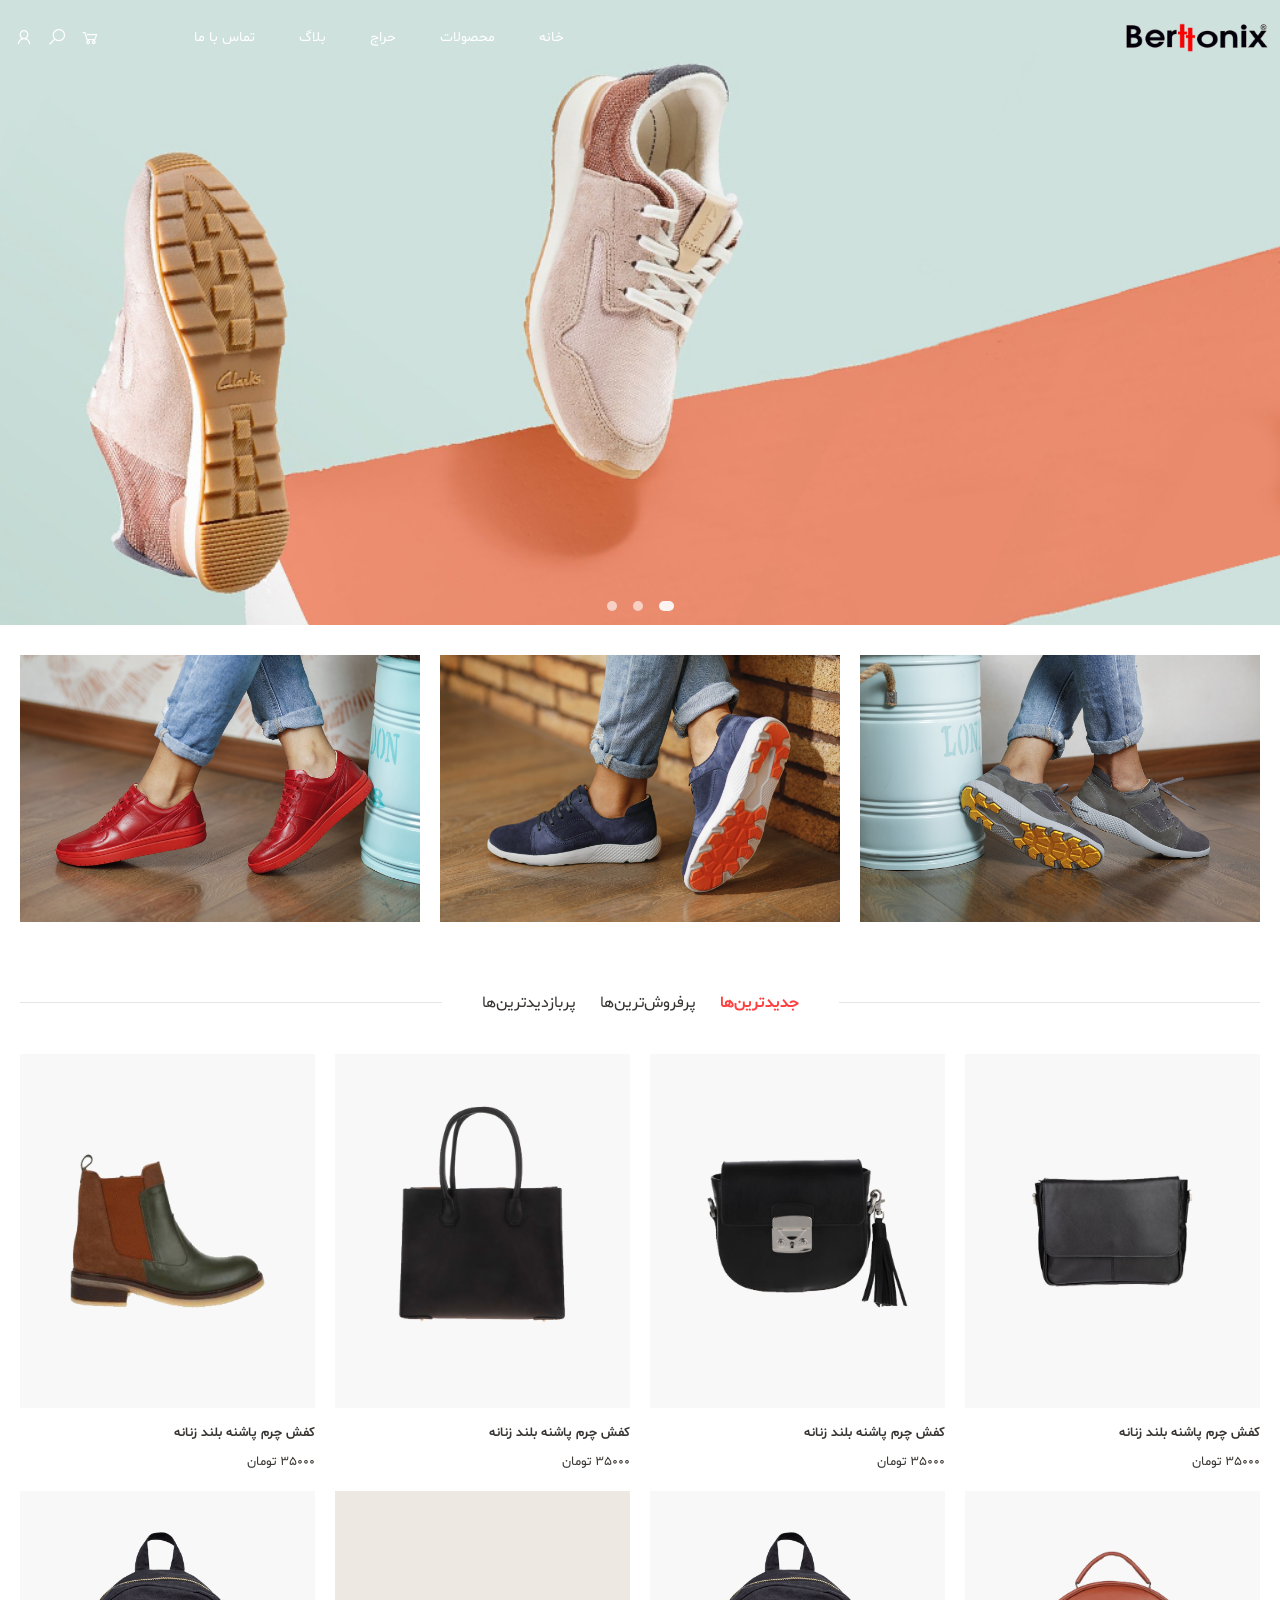
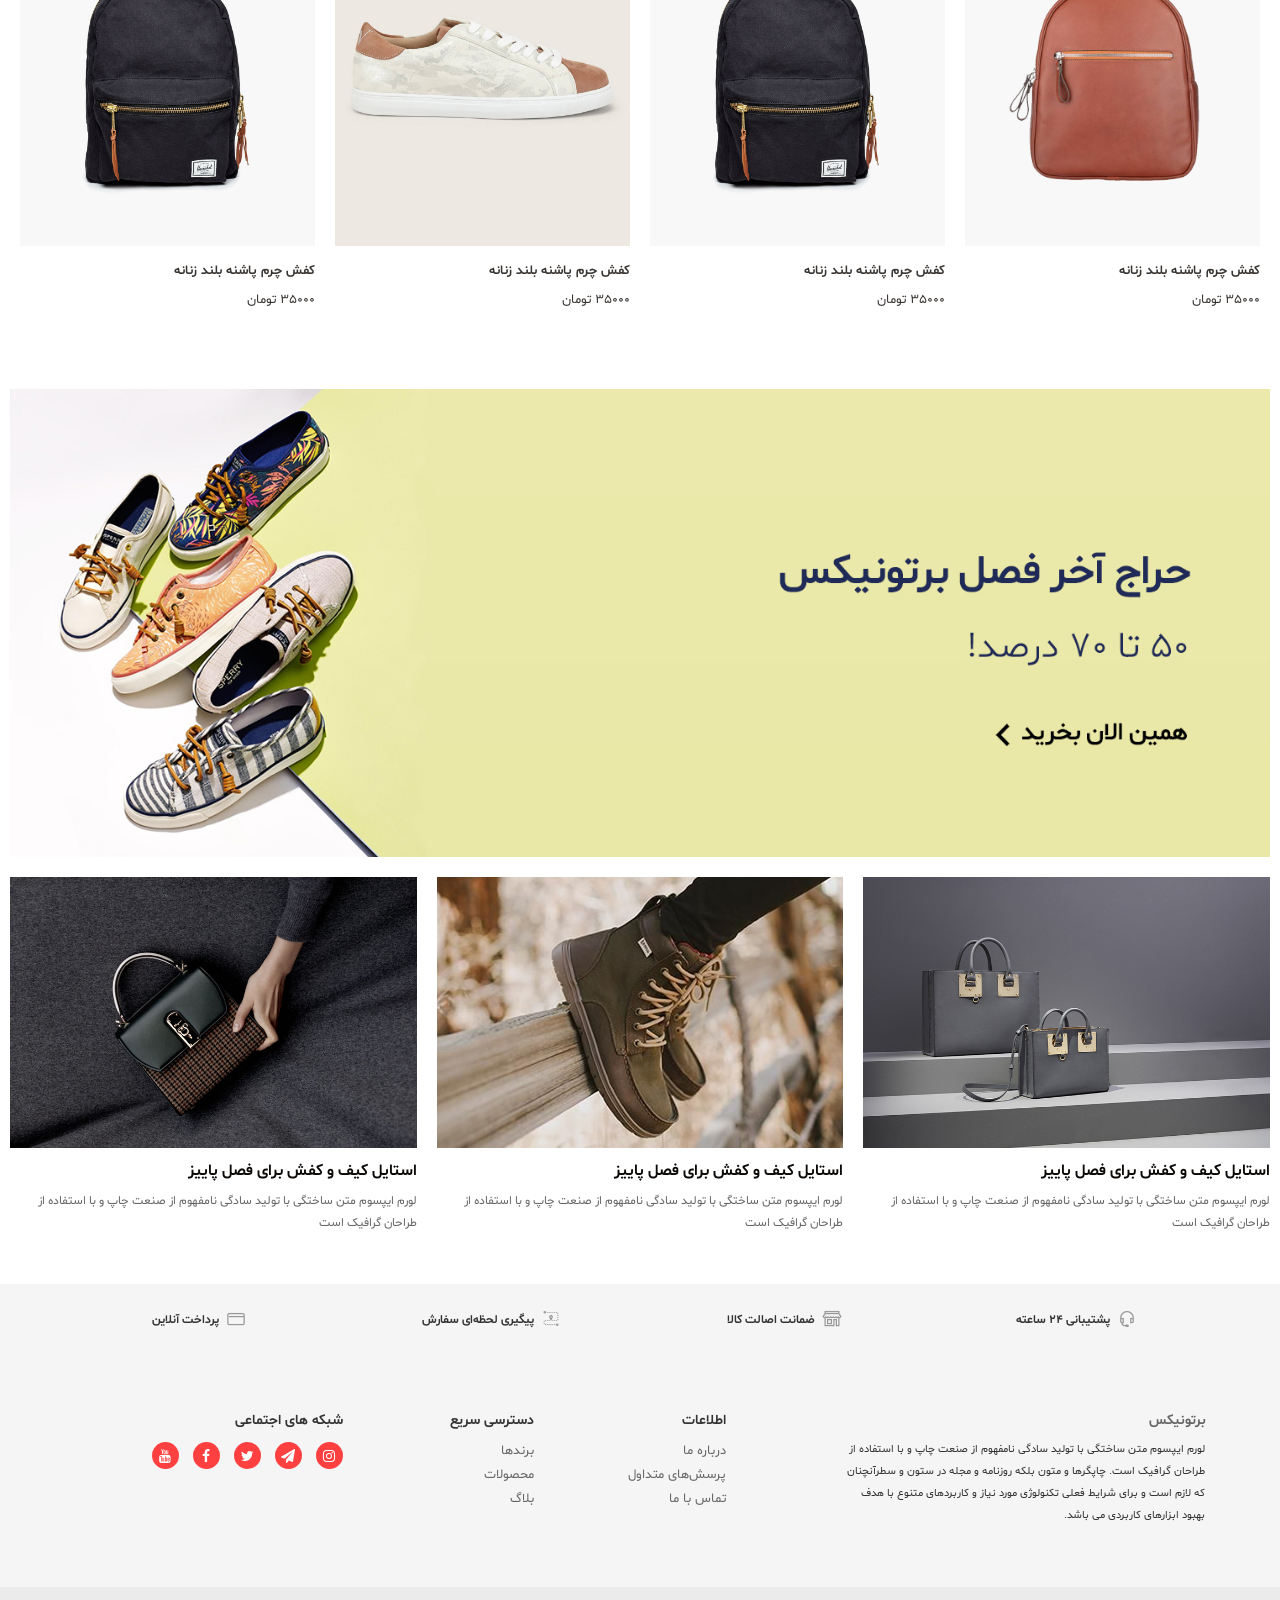
<file: index.html>
<!DOCTYPE html>
<html>

<head>
	<title>برتونیکس</title>
	<meta charset="utf-8" />
	<meta name="viewport" content="width=device-width">
	<!-- <link rel="icon" href="images/logo.png" sizes="16x16" type="image/png"> -->
	<link href="css/bootstrap.rtl.css" rel="stylesheet" />
	<link href="css/flickity.css" rel="stylesheet" type="text/css">
	<link href="css/font-awesome.css" rel="stylesheet">
	<link href="css/bt-font.css" rel="stylesheet">
	<link href="css/style.css" rel="stylesheet" type="text/css">
</head>

<body>
	<header>
		<div class="mob-head clearfix">
			<div class="mob-menu-tr">
				<i class="bt-menu"></i>
			</div>
			<div class="mob-logo">
				<a href="#">
					<img src="images/logo.png" alt="">
				</a>
			</div>
			<div class="mob-head-acc">
				<a href="#">
					<i class="bt-user"></i>
				</a>
				<a href="#">
					<i class="bt-cart"></i>
				</a>
			</div>
			<div class="mob-menu-win">
				<ul>
					<li>
						<a href="#">خانه</a>
					</li>
					<li>
						<a href="#">محصولات</a>
					</li>
					<li>
						<a href="#">حراج</a>
					</li>
					<li>
						<a href="#">بلاگ</a>
					</li>
					<li>
						<a href="#">تماس با ما</a>
					</li>
				</ul>
				<div class="mob-menu-close">
					<i class="bt-close"></i>
				</div>
			</div>
		</div>
		<div class="head">
			<div class="head-bottom">
				<div class="main-wrap">
					<div class="row">
						<div class="logo">
							<a href="#">
								<img src="images/logo.png" alt="">
							</a>
						</div>
						<div class="head-tools">
							<a href="#">
								<i class="bt-cart"></i>
							</a>
							<a href="#" id="search-tr">
								<i class="bt-search"></i>
							</a>
							<a href="#" data-toggle="modal" data-target="#exampleModal">
								<i class="bt-user"></i>
							</a>
						</div>
						<div class="main-menu">
							<ul>
								<li>
									<a href="#">خانه</a>
								</li>
								<li>
									<a href="#">محصولات</a>
									<div class="sub-menu">
										<div class="container">
											<div class="col-sm-8 col-sm-offset-2">
												<div class="col-sm-3">
													<div class="sub-menu-col">
														<h4>کفش</h4>
														<ul class="clearfix">
				                      <li>
				                        <a href="#">زنانه</a>
				                      </li>
				                      <li>
				                        <a href="#">مردانه</a>
				                      </li>
				                      <li>
				                        <a href="#">بچه‌گانه</a>
				                      </li>
				                    </ul>
													</div>
												</div>
												<div class="col-sm-3">
													<div class="sub-menu-col">
														<h4>کیف</h4>
														<ul class="clearfix">
				                      <li>
				                        <a href="#">زنانه</a>
				                      </li>
				                      <li>
				                        <a href="#">مردانه</a>
				                      </li>
				                      <li>
				                        <a href="#">کوله‌پشتی</a>
				                      </li>
				                    </ul>
													</div>
												</div>
												<div class="col-sm-3">
													<div class="sub-menu-col">
														<h4>اکسسوری</h4>
														<ul class="clearfix">
				                      <li>
				                        <a href="#">زیورآلات</a>
				                      </li>
				                      <li>
				                        <a href="#">کیف پول</a>
				                      </li>
				                      <li>
				                        <a href="#">جاسوییچی</a>
				                      </li>
				                    </ul>
													</div>
												</div>
											</div>
											</div>
											<div class="row">

										</div>
                  </div>
								</li>
								<li>
									<a href="#">حراج</a>
								</li>
								<li>
									<a href="#">بلاگ</a>
								</li>
								<li>
									<a href="#">تماس با ما</a>
								</li>
							</ul>
						</div>
					</div>
				</div>
			</div>
		</div>
		<div class="search-win">
			<div class="search-close">
				<i class="bt-close"></i>
				<span>بستن پنجره</span>
			</div>
			<div class="container">
				<div class="col-sm-4 col-sm-offset-4">
					<div class="search-input">
						<input type="text" placeholder="جستجو در محصولات">
						<button type="button" name="button">
							<i class="bt-search"></i>
						</button>
					</div>
				</div>
			</div>



			<div class="result-view">
				<div class="container">
					<div class="row">
						<div class="col-sm-10 col-sm-offset-1">
							<div class="search-win-results">
								<div class="container no-padding">
									<div class="col-sm-3">
										<div class="product-item-one">
											<div class="product-item-pic">
												<a href="#">
													<img src="images/sample-product-22.jpg" alt="" />
												</a>
												<div class="product-item-tools">
													<a href="#">
														<i class="bt-heart"></i>
													</a>
													<a href="#">
														<i class="bt-search"></i>
													</a>
												</div>
												<div class="product-quick">
													<a href="#">
														انتخاب رنگ
														<i class="bt-left"></i>
													</a>
												</div>
											</div>
											<div class="product-item-title">
												<h4>کفش چرم پاشنه بلند زنانه</h4>
											</div>
											<div class="product-item-price clearfix">
												<div class="item-price">
													<span>۳۵۰۰۰ تومان</span>
												</div>
											</div>
										</div>
									</div>
									<div class="col-sm-3">
										<div class="product-item-one">
											<div class="product-item-pic">
												<a href="#">
													<img src="images/sample-product-22.jpg" alt="" />
												</a>
												<div class="product-item-tools">
													<a href="#">
														<i class="bt-heart"></i>
													</a>
													<a href="#">
														<i class="bt-search"></i>
													</a>
												</div>
												<div class="product-quick">
													<a href="#">
														انتخاب رنگ
														<i class="bt-left"></i>
													</a>
												</div>
											</div>
											<div class="product-item-title">
												<h4>کفش چرم پاشنه بلند زنانه</h4>
											</div>
											<div class="product-item-price clearfix">
												<div class="item-price">
													<span>۳۵۰۰۰ تومان</span>
												</div>
											</div>
										</div>
									</div>
									<div class="col-sm-3">
										<div class="product-item-one">
											<div class="product-item-pic">
												<a href="#">
													<img src="images/sample-product-22.jpg" alt="" />
												</a>
												<div class="product-item-tools">
													<a href="#">
														<i class="bt-heart"></i>
													</a>
													<a href="#">
														<i class="bt-search"></i>
													</a>
												</div>
												<div class="product-quick">
													<a href="#">
														انتخاب رنگ
														<i class="bt-left"></i>
													</a>
												</div>
											</div>
											<div class="product-item-title">
												<h4>کفش چرم پاشنه بلند زنانه</h4>
											</div>
											<div class="product-item-price clearfix">
												<div class="item-price">
													<span>۳۵۰۰۰ تومان</span>
												</div>
											</div>
										</div>
									</div>
									<div class="col-sm-3">
										<div class="product-item-one">
											<div class="product-item-pic">
												<a href="#">
													<img src="images/sample-product-22.jpg" alt="" />
												</a>
												<div class="product-item-tools">
													<a href="#">
														<i class="bt-heart"></i>
													</a>
													<a href="#">
														<i class="bt-search"></i>
													</a>
												</div>
												<div class="product-quick">
													<a href="#">
														انتخاب رنگ
														<i class="bt-left"></i>
													</a>
												</div>
											</div>
											<div class="product-item-title">
												<h4>کفش چرم پاشنه بلند زنانه</h4>
											</div>
											<div class="product-item-price clearfix">
												<div class="item-price">
													<span>۳۵۰۰۰ تومان</span>
												</div>
											</div>
										</div>
									</div>
									<div class="col-sm-3">
										<div class="product-item-one">
											<div class="product-item-pic">
												<a href="#">
													<img src="images/sample-product-22.jpg" alt="" />
												</a>
												<div class="product-item-tools">
													<a href="#">
														<i class="bt-heart"></i>
													</a>
													<a href="#">
														<i class="bt-search"></i>
													</a>
												</div>
												<div class="product-quick">
													<a href="#">
														انتخاب رنگ
														<i class="bt-left"></i>
													</a>
												</div>
											</div>
											<div class="product-item-title">
												<h4>کفش چرم پاشنه بلند زنانه</h4>
											</div>
											<div class="product-item-price clearfix">
												<div class="item-price">
													<span>۳۵۰۰۰ تومان</span>
												</div>
											</div>
										</div>
									</div>
									<div class="col-sm-3">
										<div class="product-item-one">
											<div class="product-item-pic">
												<a href="#">
													<img src="images/sample-product-22.jpg" alt="" />
												</a>
												<div class="product-item-tools">
													<a href="#">
														<i class="bt-heart"></i>
													</a>
													<a href="#">
														<i class="bt-search"></i>
													</a>
												</div>
												<div class="product-quick">
													<a href="#">
														انتخاب رنگ
														<i class="bt-left"></i>
													</a>
												</div>
											</div>
											<div class="product-item-title">
												<h4>کفش چرم پاشنه بلند زنانه</h4>
											</div>
											<div class="product-item-price clearfix">
												<div class="item-price">
													<span>۳۵۰۰۰ تومان</span>
												</div>
											</div>
										</div>
									</div>
									<div class="col-sm-3">
										<div class="product-item-one">
											<div class="product-item-pic">
												<a href="#">
													<img src="images/sample-product-22.jpg" alt="" />
												</a>
												<div class="product-item-tools">
													<a href="#">
														<i class="bt-heart"></i>
													</a>
													<a href="#">
														<i class="bt-search"></i>
													</a>
												</div>
												<div class="product-quick">
													<a href="#">
														انتخاب رنگ
														<i class="bt-left"></i>
													</a>
												</div>
											</div>
											<div class="product-item-title">
												<h4>کفش چرم پاشنه بلند زنانه</h4>
											</div>
											<div class="product-item-price clearfix">
												<div class="item-price">
													<span>۳۵۰۰۰ تومان</span>
												</div>
											</div>
										</div>
									</div>
									<div class="col-sm-3">
										<div class="product-item-one">
											<div class="product-item-pic">
												<a href="#">
													<img src="images/sample-product-22.jpg" alt="" />
												</a>
												<div class="product-item-tools">
													<a href="#">
														<i class="bt-heart"></i>
													</a>
													<a href="#">
														<i class="bt-search"></i>
													</a>
												</div>
												<div class="product-quick">
													<a href="#">
														انتخاب رنگ
														<i class="bt-left"></i>
													</a>
												</div>
											</div>
											<div class="product-item-title">
												<h4>کفش چرم پاشنه بلند زنانه</h4>
											</div>
											<div class="product-item-price clearfix">
												<div class="item-price">
													<span>۳۵۰۰۰ تومان</span>
												</div>
											</div>
										</div>
									</div>
									<div class="col-sm-3">
										<div class="product-item-one">
											<div class="product-item-pic">
												<a href="#">
													<img src="images/sample-product-22.jpg" alt="" />
												</a>
												<div class="product-item-tools">
													<a href="#">
														<i class="bt-heart"></i>
													</a>
													<a href="#">
														<i class="bt-search"></i>
													</a>
												</div>
												<div class="product-quick">
													<a href="#">
														انتخاب رنگ
														<i class="bt-left"></i>
													</a>
												</div>
											</div>
											<div class="product-item-title">
												<h4>کفش چرم پاشنه بلند زنانه</h4>
											</div>
											<div class="product-item-price clearfix">
												<div class="item-price">
													<span>۳۵۰۰۰ تومان</span>
												</div>
											</div>
										</div>
									</div>
								</div>
								<div class="container">
									<div class="col-sm-4 col-sm-offset-4">
										<div class="search-win-all">
												<a href="#" >نمایش همه</a>
										</div>
									</div>
								</div>
							</div>
						</div>
					</div>
				</div>
			</div>
		</div>
	</header>
	<div class="slideshow">
			<img src="images/slide-06.jpg" alt="">
			<img src="images/slide-05.jpg" alt="">
			<img src="images/slide-04.jpg" alt="">
	</div>
	<div class="index-cols">
		<div class="main-wrap clearfix">
				<div class="col-sm-4">
					<a href="#">
						<img src="images/banner-b-min.jpg" alt="">
					</a>
				</div>
				<div class="col-sm-4">
					<a href="#">
						<img src="images/banner-c-min.jpg" alt="">
					</a>
				</div>
				<div class="col-sm-4">
					<a href="#">
						<img src="images/banner-d-min.jpg" alt="">
					</a>
				</div>
		</div>
	</div>
	<div class="index-section new-arrivals">
		<div class="main-wrap">
			<div id="index-tabs">
				<div class="index-tab-controls">
					<ul>
				 	 <li><a href="#tabs-1">جدیدترین‌ها</a></li>
				 	 <li><a href="#tabs-2">پرفروش‌ترین‌ها</a></li>
				 	 <li><a href="#tabs-3">پربازدیدترین‌ها</a></li>
				  </ul>
				</div>
			  <div id="tabs-1">
					<div class="container-fluid clearfix">
						<div class="col-sm-3">
							<div class="product-item-one">
								<div class="product-item-pic">
									<a href="#">
										<img src="images/sample-product-22.jpg" alt="" />
									</a>
									<div class="product-item-tools">
										<a href="#">
											<i class="bt-heart"></i>
										</a>
										<a href="#">
											<i class="bt-search"></i>
										</a>
									</div>
									<div class="product-quick">
										<a href="#">
											انتخاب رنگ
											<i class="bt-left"></i>
										</a>
									</div>
								</div>
								<div class="product-item-title">
									<h4>کفش چرم پاشنه بلند زنانه</h4>
								</div>
								<div class="product-item-price clearfix">
									<div class="item-price">
										<span>۳۵۰۰۰ تومان</span>
									</div>
								</div>
							</div>
						</div>
							<div class="col-sm-3">
								<div class="product-item-one">
									<div class="product-item-pic">
										<a href="#">
											<img src="images/sample-product-20.jpg" alt="" />
										</a>
										<div class="product-item-tools">
											<a href="#">
												<i class="bt-heart"></i>
											</a>
											<a href="#">
												<i class="bt-search"></i>
											</a>
										</div>
										<div class="product-quick">
											<a href="#">
												اضافه به سبد خرید
												<i class="bt-left"></i>
											</a>
										</div>
									</div>
									<div class="product-item-title">
										<h4>کفش چرم پاشنه بلند زنانه</h4>
									</div>
									<div class="product-item-price clearfix">
										<div class="item-price">
											<span>۳۵۰۰۰ تومان</span>
										</div>
									</div>
								</div>
							</div>
							<div class="col-sm-3">
								<div class="product-item-one">
									<div class="product-item-pic">
										<a href="#">
											<img src="images/sample-product-21.jpg" alt="" />
										</a>
										<div class="product-item-tools">
											<a href="#">
												<i class="bt-heart"></i>
											</a>
											<a href="#">
												<i class="bt-search"></i>
											</a>
										</div>
										<div class="product-quick">
											<a href="#">
												انتخاب رنگ
												<i class="bt-left"></i>
											</a>
										</div>
									</div>
									<div class="product-item-title">
										<h4>کفش چرم پاشنه بلند زنانه</h4>
									</div>
									<div class="product-item-price clearfix">
										<div class="item-price">
											<span>۳۵۰۰۰ تومان</span>
										</div>
									</div>
								</div>
							</div>
							<div class="col-sm-3">
								<div class="product-item-one">
									<div class="product-item-pic">
										<a href="#">
											<img src="images/sample-product-23.jpg" alt="" />
										</a>
										<div class="product-item-tools">
											<a href="#">
												<i class="bt-heart"></i>
											</a>
											<a href="#">
												<i class="bt-search"></i>
											</a>
										</div>
										<div class="product-quick">
											<a href="#">
												انتخاب رنگ و سایز
												<i class="bt-left"></i>
											</a>
										</div>
									</div>
									<div class="product-item-title">
										<h4>کفش چرم پاشنه بلند زنانه</h4>
									</div>
									<div class="product-item-price clearfix">
										<div class="item-price">
											<span>۳۵۰۰۰ تومان</span>
										</div>
									</div>
								</div>
							</div>

							<div class="col-sm-3">
								<div class="product-item-one">
									<div class="product-item-pic">
										<a href="#">
											<img src="images/sample-product-24.jpg" alt="" />
										</a>
										<div class="product-item-tools">
											<a href="#">
												<i class="bt-heart"></i>
											</a>
											<a href="#">
												<i class="bt-search"></i>
											</a>
										</div>
										<div class="product-quick">
											<a href="#">
												انتخاب رنگ و سایز
												<i class="bt-left"></i>
											</a>
										</div>
									</div>
									<div class="product-item-title">
										<h4>کفش چرم پاشنه بلند زنانه</h4>
									</div>
									<div class="product-item-price clearfix">
										<div class="item-price">
											<span>۳۵۰۰۰ تومان</span>
										</div>
									</div>
								</div>
							</div>
							<div class="col-sm-3">
								<div class="product-item-one">
									<div class="product-item-pic">
										<a href="#">
											<img src="images/sample-product-09.jpg" alt="" />
										</a>
										<div class="product-item-tools">
											<a href="#">
												<i class="bt-heart"></i>
											</a>
											<a href="#">
												<i class="bt-search"></i>
											</a>
										</div>
										<div class="product-quick">
											<a href="#">
												انتخاب رنگ
												<i class="bt-left"></i>
											</a>
										</div>
									</div>
									<div class="product-item-title">
										<h4>کفش چرم پاشنه بلند زنانه</h4>
									</div>
									<div class="product-item-price clearfix">
										<div class="item-price">
											<span>۳۵۰۰۰ تومان</span>
										</div>
									</div>
								</div>
							</div>
							<div class="col-sm-3">
								<div class="product-item-one">
									<div class="product-item-pic">
										<a href="#">
											<img src="images/sample-product-10.jpg" alt="" />
										</a>
										<div class="product-item-tools">
											<a href="#">
												<i class="bt-heart"></i>
											</a>
											<a href="#">
												<i class="bt-search"></i>
											</a>
										</div>
										<div class="product-quick">
											<a href="#">
												انتخاب رنگ و سایز
												<i class="bt-left"></i>
											</a>
										</div>
									</div>
									<div class="product-item-title">
										<h4>کفش چرم پاشنه بلند زنانه</h4>
									</div>
									<div class="product-item-price clearfix">
										<div class="item-price">
											<span>۳۵۰۰۰ تومان</span>
										</div>
									</div>
								</div>
							</div>
							<div class="col-sm-3">
								<div class="product-item-one">
									<div class="product-item-pic">
										<a href="#">
											<img src="images/sample-product-09.jpg" alt="" />
										</a>
										<div class="product-item-tools">
											<a href="#">
												<i class="bt-heart"></i>
											</a>
											<a href="#">
												<i class="bt-search"></i>
											</a>
										</div>
										<div class="product-quick">
											<a href="#" class="unavailable">
												ناموجود
												<i class="bt-close"></i>
											</a>
										</div>
									</div>
									<div class="product-item-title">
										<h4>کفش چرم پاشنه بلند زنانه</h4>
									</div>
									<div class="product-item-price clearfix">
										<div class="item-price">
											<span>۳۵۰۰۰ تومان</span>
										</div>
									</div>
								</div>
							</div>
					</div>
			  </div>
			  <div id="tabs-2">
					<div class="container-fluid clearfix">
							<div class="col-sm-3">
								<div class="product-item-one">
									<div class="product-item-pic">
										<a href="#">
											<img src="images/sample-product-22.jpg" alt="" />
										</a>
										<div class="product-item-tools">
											<a href="#">
												<i class="bt-heart"></i>
											</a>
											<a href="#">
												<i class="bt-search"></i>
											</a>
										</div>
										<div class="product-quick">
											<a href="#">
												اضافه به سبد خرید
												<i class="bt-left"></i>
											</a>
										</div>
									</div>
									<div class="product-item-title">
										<h4>کفش چرم پاشنه بلند زنانه</h4>
									</div>
									<div class="product-item-price clearfix">
										<div class="item-price">
											<span>۳۵۰۰۰ تومان</span>
										</div>
									</div>
								</div>
							</div>
							<div class="col-sm-3">
								<div class="product-item-one">
									<div class="product-item-pic">
										<a href="#">
											<img src="images/sample-product-24.jpg" alt="" />
										</a>
										<div class="product-item-tools">
											<a href="#">
												<i class="bt-heart"></i>
											</a>
											<a href="#">
												<i class="bt-search"></i>
											</a>
										</div>
										<div class="product-quick">
											<a href="#">
												انتخاب رنگ
												<i class="bt-left"></i>
											</a>
										</div>
									</div>
									<div class="product-item-title">
										<h4>کفش چرم پاشنه بلند زنانه</h4>
									</div>
									<div class="product-item-price clearfix">
										<div class="item-price">
											<span>۳۵۰۰۰ تومان</span>
										</div>
									</div>
								</div>
							</div>
							<div class="col-sm-3">
								<div class="product-item-one">
									<div class="product-item-pic">
										<a href="#">
											<img src="images/sample-product-10.jpg" alt="" />
										</a>
										<div class="product-item-tools">
											<a href="#">
												<i class="bt-heart"></i>
											</a>
											<a href="#">
												<i class="bt-search"></i>
											</a>
										</div>
										<div class="product-quick">
											<a href="#">
												انتخاب رنگ و سایز
												<i class="bt-left"></i>
											</a>
										</div>
									</div>
									<div class="product-item-title">
										<h4>کفش چرم پاشنه بلند زنانه</h4>
									</div>
									<div class="product-item-price clearfix">
										<div class="item-price">
											<span>۳۵۰۰۰ تومان</span>
										</div>
									</div>
								</div>
							</div>
							<div class="col-sm-3">
								<div class="product-item-one">
									<div class="product-item-pic">
										<a href="#">
											<img src="images/sample-product-09.jpg" alt="" />
										</a>
										<div class="product-item-tools">
											<a href="#">
												<i class="bt-heart"></i>
											</a>
											<a href="#">
												<i class="bt-search"></i>
											</a>
										</div>
										<div class="product-quick">
											<a href="#" class="unavailable">
												ناموجود
												<i class="bt-close"></i>
											</a>
										</div>
									</div>
									<div class="product-item-title">
										<h4>کفش چرم پاشنه بلند زنانه</h4>
									</div>
									<div class="product-item-price clearfix">
										<div class="item-price">
											<span>۳۵۰۰۰ تومان</span>
										</div>
									</div>
								</div>
							</div>
					</div>
			  </div>
			  <div id="tabs-3">
					<div class="container-fluid clearfix">
							<div class="col-sm-3">
								<div class="product-item-one">
									<div class="product-item-pic">
										<a href="#">
											<img src="images/sample-product-10.jpg" alt="" />
										</a>
										<div class="product-item-tools">
											<a href="#">
												<i class="bt-heart"></i>
											</a>
											<a href="#">
												<i class="bt-search"></i>
											</a>
										</div>
										<div class="product-quick">
											<a href="#">
												اضافه به سبد خرید
												<i class="bt-left"></i>
											</a>
										</div>
									</div>
									<div class="product-item-title">
										<h4>کفش چرم پاشنه بلند زنانه</h4>
									</div>
									<div class="product-item-price clearfix">
										<div class="item-price">
											<span>۳۵۰۰۰ تومان</span>
										</div>
									</div>
								</div>
							</div>
							<div class="col-sm-3">
								<div class="product-item-one">
									<div class="product-item-pic">
										<a href="#">
											<img src="images/sample-product-09.jpg" alt="" />
										</a>
										<div class="product-item-tools">
											<a href="#">
												<i class="bt-heart"></i>
											</a>
											<a href="#">
												<i class="bt-search"></i>
											</a>
										</div>
										<div class="product-quick">
											<a href="#">
												انتخاب رنگ
												<i class="bt-left"></i>
											</a>
										</div>
									</div>
									<div class="product-item-title">
										<h4>کفش چرم پاشنه بلند زنانه</h4>
									</div>
									<div class="product-item-price clearfix">
										<div class="item-price">
											<span>۳۵۰۰۰ تومان</span>
										</div>
									</div>
								</div>
							</div>
							<div class="col-sm-3">
								<div class="product-item-one">
									<div class="product-item-pic">
										<a href="#">
											<img src="images/sample-product-09.jpg" alt="" />
										</a>
										<div class="product-item-tools">
											<a href="#">
												<i class="bt-heart"></i>
											</a>
											<a href="#">
												<i class="bt-search"></i>
											</a>
										</div>
										<div class="product-quick">
											<a href="#" class="unavailable">
												ناموجود
												<i class="bt-close"></i>
											</a>
										</div>
									</div>
									<div class="product-item-title">
										<h4>کفش چرم پاشنه بلند زنانه</h4>
									</div>
									<div class="product-item-price clearfix">
										<div class="item-price">
											<span>۳۵۰۰۰ تومان</span>
										</div>
									</div>
								</div>
							</div>
						</div>
					</div>
			  </div>
			</div>
		</div>
	</div>
	<div class="index-bridge">
		<div class="main-wrap">
			<div class="bridge-pic">
				<img src="images/bridge.jpg" alt="">
			</div>
		</div>

	</div>
	<div class="index-articles">
		<div class="main-wrap">
			<div class="row">
				<div class="col-sm-4">
					<div class="blog-post-one">
						<div class="post-one-pic">
							<img src="images/news-a.jpg" alt="">
						</div>
						<div class="post-one-det">
							<h3>استایل کیف و کفش برای فصل پاییز</h3>
							<p>
								لورم ایپسوم متن ساختگی با تولید سادگی نامفهوم از صنعت چاپ و با استفاده از طراحان گرافیک است
							</p>
						</div>
					</div>
				</div>
				<div class="col-sm-4">
					<div class="blog-post-one">
						<div class="post-one-pic">
							<img src="images/news-b.jpg" alt="">
						</div>
						<div class="post-one-det">
							<h3>استایل کیف و کفش برای فصل پاییز</h3>
							<p>
								لورم ایپسوم متن ساختگی با تولید سادگی نامفهوم از صنعت چاپ و با استفاده از طراحان گرافیک است
							</p>
						</div>
					</div>
				</div>
				<div class="col-sm-4">
					<div class="blog-post-one">
						<div class="post-one-pic">
							<img src="images/news-c.jpg" alt="">
						</div>
						<div class="post-one-det">
							<h3>استایل کیف و کفش برای فصل پاییز</h3>
							<p>
								لورم ایپسوم متن ساختگی با تولید سادگی نامفهوم از صنعت چاپ و با استفاده از طراحان گرافیک است
							</p>
						</div>
					</div>
				</div>
			</div>
		</div>
	</div>
	<footer>
		<div class="footer-top">
			<div class="guaranty-row">
				<div class="main-wrap">
					<div class="row">
							<div class="container">
								<div class="row">
									<div class="col-sm-3">
										<div class="guaranty-one">
											<i class="bt-support"></i>
											<span>پشتیبانی ۲۴ ساعته</span>
										</div>
									</div>
									<div class="col-sm-3">
										<div class="guaranty-one">
											<i class="bt-shop"></i>
											<span>ضمانت اصالت کالا</span>
										</div>
									</div>
									<div class="col-sm-3">
										<div class="guaranty-one">
											<i class="bt-track-order"></i>
											<span>پیگیری لحظه‌ای سفارش</span>
										</div>
									</div>
									<div class="col-sm-3">
										<div class="guaranty-one">
											<i class="bt-credit-card"></i>
											<span>پرداخت آنلاین</span>
										</div>
									</div>
								</div>
							</div>
					</div>
				</div>
			</div>
		</div>
		<div class="footer-bottom">
			<div class="main-wrap">
				<div class="row">
						<div class="container">
							<div class="col-sm-4">
								<div class="footer-about">
									<h3>برتونیکس</h3>
									<p>لورم ایپسوم متن ساختگی با تولید سادگی نامفهوم از صنعت چاپ و با استفاده از طراحان گرافیک است. چاپگرها و متون بلکه روزنامه و مجله در ستون و سطرآنچنان که لازم است و برای شرایط فعلی تکنولوژی مورد نیاز و کاربردهای متنوع با هدف بهبود ابزارهای کاربردی می باشد.</p>
								</div>
							</div>
							<div class="col-sm-2 col-sm-offset-1">
									<div class="footer-col">
											<h3>اطلاعات</h3>
											<ul>
													<li>
															<a href="#">درباره ما</a>
													</li>
													<li>
															<a href="#">پرسش‌های متداول</a>
													</li>
													<li>
															<a href="#">تماس با ما</a>
													</li>

											</ul>
									</div>
							</div>
							<div class="col-sm-2">
									<div class="footer-col">
											<h3>دسترسی سریع</h3>
											<ul>
													<li>
															<a href="#">برند‌ها</a>
													</li>
													<li>
															<a href="/siteuser/login">محصولات</a>
													</li>
													<li>
															<a href="/po/blog">بلاگ</a>
													</li>
											</ul>
									</div>
							</div>
							<div class="col-sm-3">
									<div class="footer-col social">
											<h3>شبکه های اجتماعی</h3>
											<ul>
													<li>
															<a href="#">
																	<i class="fa fa-instagram"></i>
															</a>
													</li>
													<li>
															<a href="#">
																	<i class="fa fa-paper-plane"></i>
															</a>
													</li>
													<li>
															<a href="#">
																	<i class="fa fa-twitter"></i>
															</a>
													</li>
													<li>
															<a href="#">
																	<i class="fa fa-facebook"></i>
															</a>
													</li>
													<li>
															<a href="#">
																	<i class="fa fa-youtube"></i>
															</a>
													</li>
											</ul>
									</div>
							</div>

						</div>
				</div>
			</div>
				<div class="copyright">
						<span>تمامی حقوق متعلق به</span>
						<a href="#">برتونیکس</a>
						<span>است.</span>
						<span>© ۱۳۹۸</span>
				</div>
		</div>
	</footer>
	<div class="modal fade" id="exampleModal" tabindex="-1" role="dialog" aria-labelledby="exampleModalLabel" aria-hidden="true">
	  <div class="modal-dialog edit-profile-modal" role="document">
	    <div class="modal-content">
	      <div class="modal-header">
	        <button type="button" class="close" data-dismiss="modal" aria-label="Close">
	          <i class="bt-close"></i>
	        </button>
	      </div>
	      <div class="modal-body">
					<div class="login-reg-win">
						<div id="account-tabs" class="account-tabs">
						  <ul>
						    <li><a href="#tabs-1">ورود به حساب کاربری</a></li>
						    <li><a href="#tabs-2">ثبت‌نام در برتونیکس</a></li>
						  </ul>
						  <div id="tabs-1" class="account-tab-body">
								<div class="container">
									<div class="row">
										<div class="account-hint">
											<span>برای ورود به کالو اطلاعات خود را وارد کنید.</span>
										</div>
									</div>
									<div class="row">
											<div class="login-fl">
												<!-- <span>نام کاربری</span> -->
												<div class="fl-row">
														<input type="text" name="" placeholder="نام کاربری">
														<div class="fl-ic">
															<i class="bt-user"></i>
														</div>
												</div>
											</div>
											<div class="login-fl">
												<!-- <span>رمز عبور</span> -->
												<div class="fl-row">
														<input type="password" name="" placeholder="رمز عبور">
														<div class="fl-ic">
															<i class="bt-lock"></i>
														</div>
												</div>
											</div>
									</div>
									<div class="row">
										<div class="login-fl button">
											<input type="submit" name="" value="ورود">
										</div>
										<div class="external-link">
											<a href="#">رمز عبورم را فراموش کردم</a>
										</div>
									</div>
								</div>


						  </div>
						  <div id="tabs-2" class="account-tab-body">
								<div class="container">
									<div class="row">
										<div class="account-hint">
											<span>با ساختن حساب کاربری در زمان خرید صرفه‌جویی کنید.</span>
										</div>
									</div>
									<div class="row">
											<div class="login-fl">
												<!-- <span>نام کاربری</span> -->
												<div class="fl-row">
														<input type="text" name="" placeholder="نام و نام خانوادگی">
														<div class="fl-ic">
															<i class="bt-user"></i>
														</div>
												</div>
											</div>
											<div class="login-fl">
												<!-- <span>رمز عبور</span> -->
												<div class="fl-row">
														<input type="password" name="" placeholder="تلفن همراه">
														<div class="fl-ic">
															<i class="bt-phone"></i>
														</div>
												</div>
											</div>
											<div class="login-fl">
												<!-- <span>نام کاربری</span> -->
												<div class="fl-row">
														<input type="text" name="" placeholder="ایمیل">
														<div class="fl-ic">
															<i class="bt-email"></i>
														</div>
												</div>
											</div>
											<div class="login-fl">
												<!-- <span>رمز عبور</span> -->
												<div class="fl-row">
														<input type="password" name="" placeholder="رمز عبور">
														<div class="fl-ic">
															<i class="bt-lock"></i>
														</div>
												</div>
											</div>
									</div>
									<div class="row">
										<div class="login-fl button">
											<input type="submit" name="" value="ثبت‌نام">
										</div>
										<div class="external-link">
											<a href="#">بازگشت به فروشگاه</a>
										</div>
									</div>
								</div>
						  </div>
						</div>
					</div>
	      </div>

	    </div>
	  </div>
	</div>
	<script src="js/jquery.js"></script>
	<script src="js/bootstrap.min.js"></script>
	<script src="js/jquery-ui.js"></script>
	<script src="js/classie.js"></script>
	<script src="js/modalEffects.js"></script>
	<script src="js/flickity.pkgd.min.js"></script>
	<script src="js/flickity-fade.js"></script>

	<script>
	$('.mob-menu-tr').click(function () {
        $('.mob-menu-win').addClass('show-up');
    });
    $('.mob-menu-close').click(function () {
        $('.mob-menu-win').removeClass('show-up');
    });
		$('#search-tr').click(function () {
				$('.search-win').addClass('show-up');
			});
			$('.search-close').click(function () {
				$('.search-win').removeClass('show-up');
			});
	$(window).scroll(function () {
	    if ($(window).scrollTop() >= 80) {
	        $('header').addClass('fixed-header');
	    }
	    else {
	        $('header').removeClass('fixed-header');
	    }

			if ($(window).scrollTop() >= 80) {
	        $('content').addClass('top-padding');
	    }
	    else {
	        $('header').removeClass('top-padding');
	    }
	});
	$('.slideshow').flickity({
		cellAlign: 'center',
	  // contain: true,
		wrapAround: true,
		rightToLeft: true,
		// pageDots: true,
		autoPlay: true,
		fade: true,
		prevNextButtons: false
	});
	$( "#index-tabs" ).tabs();
	$( "#account-tabs" ).tabs();

$('.index-product-caro').flickity({
	// options
	cellAlign: 'right',
	contain: true,
	wrapAround: true,
	rightToLeft: true,
	pageDots: false,
	prevNextButtons: false,
	autoPlay: true,
	imagesLoaded: true
});

$('#suggested-carousel').flickity({
	// options
	cellAlign: 'right',
	contain: true,
	wrapAround: true,
	rightToLeft: true,
	pageDots: false,
	prevNextButtons: false,
	autoPlay: true
});

var $carousel = $('#suggested-carousel').flickity();
$('.suggested-controls').on( 'click', '.slide-control', function() {
  var index = $(this).index();
  $carousel.flickity( 'select', index );
});

		var $carousel = $('#suggested-carousel').flickity();
    $carousel.on('change.flickity', function (event, index) {
        $(".suggested-controls .slide-control.active").removeClass("active");
        var selectedSlide = $(".suggested-controls .slide-control")[index];
        if (selectedSlide != undefined) {
            $(selectedSlide).addClass("active");
        }
    });
    $('.suggested-controls').on('click', '.slide-control', function () {
        $(".suggested-controls .slide-control.active").removeClass("active");
        var index = $(this).index();
        $carousel.flickity('select', index);
        var selectedSlide = $(".suggested-controls .slide-control")[index];
        if (selectedSlide != undefined) {
            $(selectedSlide).addClass("active");
        }
    });


	</script>
</body>

</html>
</file>
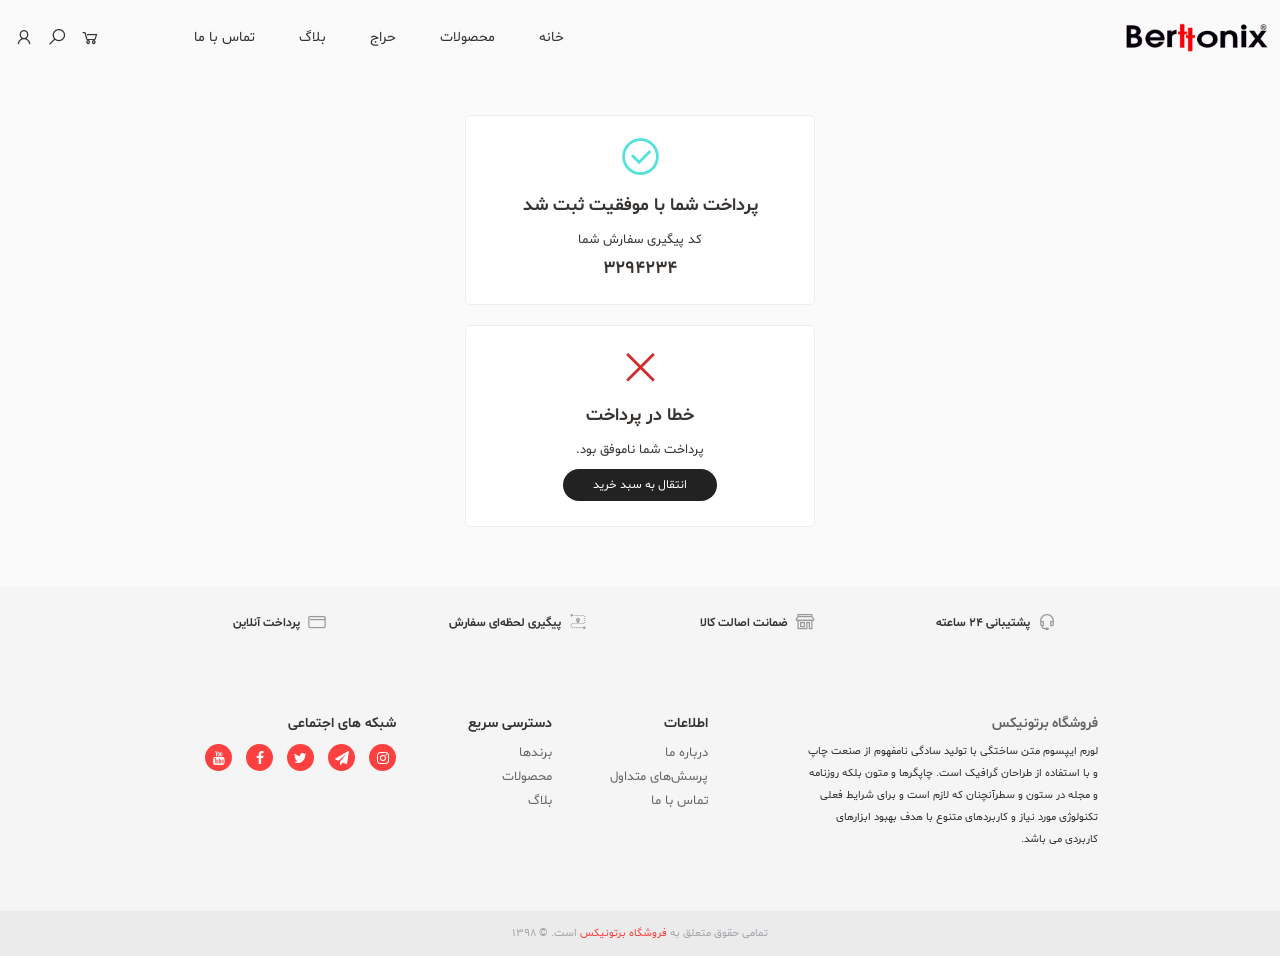
<file: after-bank.html>
<!DOCTYPE html>
<html>

<head>
	<title>فروشگاه کالو</title>
	<meta charset="utf-8" />
	<meta name="viewport" content="width=device-width">
	<!-- <link rel="icon" href="images/logo.png" sizes="16x16" type="image/png"> -->
	<link href="css/bootstrap.rtl.css" rel="stylesheet" />
	<link href="css/flickity.css" rel="stylesheet" type="text/css">
	<link href="css/font-awesome.css" rel="stylesheet">
	<link href="css/bt-font.css" rel="stylesheet">
	<link href="css/style.css" rel="stylesheet" type="text/css">
</head>

<body>
	<header class="inner-header">
		<div class="mob-head clearfix">
			<div class="mob-menu-tr">
				<i class="bt-menu"></i>
			</div>
			<div class="mob-logo">
				<a href="#">
					<img src="images/logo.png" alt="">
					<h1>کفش برتونیکس</h1>
				</a>
			</div>
			<div class="mob-head-acc">
				<a href="#">
					<i class="bt-user"></i>
				</a>
				<a href="#">
					<i class="bt-cart"></i>
				</a>
			</div>
			<div class="mob-menu-win">
				<ul>
					<li>
						<a href="#">خانه</a>
					</li>
					<li>
						<a href="#">محصولات</a>
					</li>
					<li>
						<a href="#">حراج</a>
					</li>
					<li>
						<a href="#">بلاگ</a>
					</li>
					<li>
						<a href="#">تماس با ما</a>
					</li>
				</ul>
				<div class="mob-menu-close">
					<i class="bt-close"></i>
				</div>
			</div>
		</div>
		<div class="head">
			<div class="head-bottom">
				<div class="main-wrap">
					<div class="row">
						<div class="logo">
							<a href="#">
								<img src="images/logo.png" alt="">
							</a>
						</div>
						<div class="head-tools">
							<a href="#">
								<i class="bt-cart"></i>
							</a>
							<a href="#" id="search-tr">
								<i class="bt-search"></i>
							</a>
							<a href="#">
								<i class="bt-user"></i>
							</a>
						</div>
						<div class="main-menu">
							<ul>
								<li>
									<a href="#">خانه</a>
								</li>
								<li>
									<a href="#">محصولات</a>
									<div class="sub-menu">
										<div class="container">
											<div class="col-sm-8 col-sm-offset-2">
												<div class="col-sm-3">
													<div class="sub-menu-col">
														<h4>کفش</h4>
														<ul class="clearfix">
				                      <li>
				                        <a href="#">زنانه</a>
				                      </li>
				                      <li>
				                        <a href="#">مردانه</a>
				                      </li>
				                      <li>
				                        <a href="#">بچه‌گانه</a>
				                      </li>
				                    </ul>
													</div>
												</div>
												<div class="col-sm-3">
													<div class="sub-menu-col">
														<h4>کیف</h4>
														<ul class="clearfix">
				                      <li>
				                        <a href="#">زنانه</a>
				                      </li>
				                      <li>
				                        <a href="#">مردانه</a>
				                      </li>
				                      <li>
				                        <a href="#">کوله‌پشتی</a>
				                      </li>
				                    </ul>
													</div>
												</div>
												<div class="col-sm-3">
													<div class="sub-menu-col">
														<h4>اکسسوری</h4>
														<ul class="clearfix">
				                      <li>
				                        <a href="#">زیورآلات</a>
				                      </li>
				                      <li>
				                        <a href="#">کیف پول</a>
				                      </li>
				                      <li>
				                        <a href="#">جاسوییچی</a>
				                      </li>
				                    </ul>
													</div>
												</div>
											</div>
											</div>
											<div class="row">

										</div>
                  </div>
								</li>
								<li>
									<a href="#">حراج</a>
								</li>
								<li>
									<a href="#">بلاگ</a>
								</li>
								<li>
									<a href="#">تماس با ما</a>
								</li>
							</ul>
						</div>
					</div>
				</div>
			</div>
		</div>
		<div class="search-win">
			<div class="search-close">
				<i class="bt-close"></i>
				<span>بستن پنجره</span>
			</div>
			<div class="container">
				<div class="col-sm-4 col-sm-offset-4">
					<div class="search-input">
						<input type="text" placeholder="جستجو در محصولات">
						<button type="button" name="button">
							<i class="bt-search"></i>
						</button>
					</div>
				</div>
			</div>
			<div class="result-view"></div>
		</div>
	</header>
	<div class="inner-content">
		<div class="after-bank">
			<div class="bank-result-win successful">
				<div class="bank-result-ic">
					<i class="bt-ok"></i>
				</div>
				<div class="bank-result-title">
					<h3>
						<span>پرداخت شما با موفقیت ثبت شد</span>
					</h3>
				</div>
				<div class="bank-result-det">
					<span>کد پیگیری سفارش شما</span>
					<br>
					<h5>۳۲۹۴۲۳۴</h5>
				</div>
			</div>
			<div class="bank-result-win failed">
				<div class="bank-result-ic">
					<i class="bt-close"></i>
				</div>
				<div class="bank-result-title">
					<h3>
						<span>خطا در پرداخت</span>
					</h3>
				</div>
				<div class="bank-result-det">
					<span>پرداخت شما ناموفق بود.</span>
					<br>
					<a href="#">انتقال به سبد خرید</a>
				</div>
			</div>
		</div>
	</div>
	<footer>
		<div class="footer-top">
			<div class="guaranty-row">
				<div class="container">
					<div class="row">
						<div class="col-sm-10 col-sm-offset-1">
							<div class="container">
								<div class="row">
									<div class="col-sm-3">
										<div class="guaranty-one">
											<i class="bt-support"></i>
											<span>پشتیبانی ۲۴ ساعته</span>
										</div>
									</div>
									<div class="col-sm-3">
										<div class="guaranty-one">
											<i class="bt-shop"></i>
											<span>ضمانت اصالت کالا</span>
										</div>
									</div>
									<div class="col-sm-3">
										<div class="guaranty-one">
											<i class="bt-track-order"></i>
											<span>پیگیری لحظه‌ای سفارش</span>
										</div>
									</div>
									<div class="col-sm-3">
										<div class="guaranty-one">
											<i class="bt-credit-card"></i>
											<span>پرداخت آنلاین</span>
										</div>
									</div>
								</div>
							</div>
						</div>
					</div>
				</div>
			</div>
		</div>
		<div class="footer-bottom">
			<div class="container">
				<div class="row">
					<div class="col-sm-10 col-sm-offset-1">
						<div class="container">
							<div class="col-sm-4">
								<div class="footer-about">
									<h3>فروشگاه برتونیکس</h3>
									<p>لورم ایپسوم متن ساختگی با تولید سادگی نامفهوم از صنعت چاپ و با استفاده از طراحان گرافیک است. چاپگرها و متون بلکه روزنامه و مجله در ستون و سطرآنچنان که لازم است و برای شرایط فعلی تکنولوژی مورد نیاز و کاربردهای متنوع با هدف بهبود ابزارهای کاربردی می باشد.</p>
								</div>
							</div>
							<div class="col-sm-2 col-sm-offset-1">
									<div class="footer-col">
											<h3>اطلاعات</h3>
											<ul>
													<li>
															<a href="#">درباره ما</a>
													</li>
													<li>
															<a href="#">پرسش‌های متداول</a>
													</li>
													<li>
															<a href="#">تماس با ما</a>
													</li>

											</ul>
									</div>
							</div>
							<div class="col-sm-2">
									<div class="footer-col">
											<h3>دسترسی سریع</h3>
											<ul>
													<li>
															<a href="#">برند‌ها</a>
													</li>
													<li>
															<a href="/siteuser/login">محصولات</a>
													</li>
													<li>
															<a href="/po/blog">بلاگ</a>
													</li>
											</ul>
									</div>
							</div>
							<div class="col-sm-3">
									<div class="footer-col social">
											<h3>شبکه های اجتماعی</h3>
											<ul>
													<li>
															<a href="#">
																	<i class="fa fa-instagram"></i>
															</a>
													</li>
													<li>
															<a href="#">
																	<i class="fa fa-paper-plane"></i>
															</a>
													</li>
													<li>
															<a href="#">
																	<i class="fa fa-twitter"></i>
															</a>
													</li>
													<li>
															<a href="#">
																	<i class="fa fa-facebook"></i>
															</a>
													</li>
													<li>
															<a href="#">
																	<i class="fa fa-youtube"></i>
															</a>
													</li>
											</ul>
									</div>
							</div>

						</div>
					</div>
				</div>
			</div>
				<div class="copyright">
						<span>تمامی حقوق متعلق به</span>
						<a href="#">فروشگاه برتونیکس</a>
						<span>است.</span>
						<span>© ۱۳۹۸</span>
				</div>
		</div>
	</footer>
	<script src="js/jquery.js"></script>
	<script src="js/bootstrap.min.js"></script>
	<script src="js/jquery-ui.js"></script>
	<script src="js/classie.js"></script>
	<script src="js/modalEffects.js"></script>
	<script src="js/flickity.pkgd.min.js"></script>
	<script>
	$('.mob-menu-tr').click(function () {
				$('.mob-menu-win').addClass('show-up');
		});
		$('.mob-menu-close').click(function () {
				$('.mob-menu-win').removeClass('show-up');
		});
	</script>
</body>

</html>
</file>
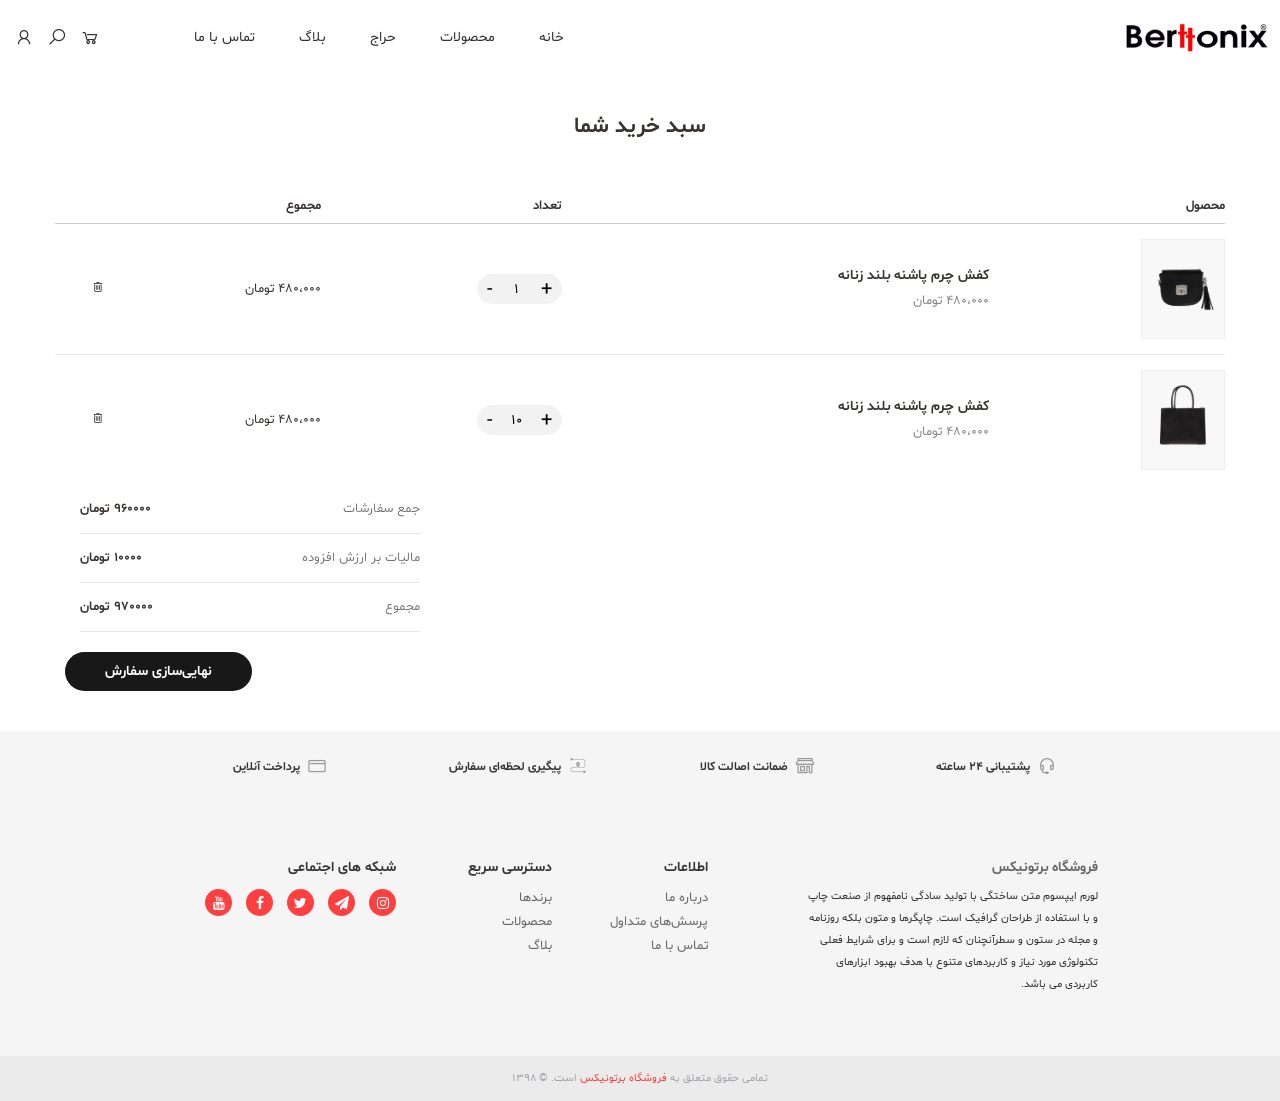
<file: cart.html>
<!DOCTYPE html>
<html>

<head>
	<title>فروشگاه برتونیکس</title>
	<meta charset="utf-8" />
	<meta name="viewport" content="width=device-width">
	<!-- <link rel="icon" href="images/logo.png" sizes="16x16" type="image/png"> -->
	<link href="css/bootstrap.rtl.css" rel="stylesheet" />
	<link href="css/flickity.css" rel="stylesheet" type="text/css">
	<link href="css/font-awesome.css" rel="stylesheet">
	<link href="css/bt-font.css" rel="stylesheet">
	<link href="css/style.css" rel="stylesheet" type="text/css">
</head>

<body>
	<header class="inner-header">
		<div class="mob-head clearfix">
			<div class="mob-menu-tr">
				<i class="bt-menu"></i>
			</div>
			<div class="mob-logo">
				<a href="#">
					<img src="images/logo.png" alt="">
				</a>
			</div>
			<div class="mob-head-acc">
				<a href="#">
					<i class="bt-user"></i>
				</a>
				<a href="#">
					<i class="bt-cart"></i>
				</a>
			</div>
			<div class="mob-menu-win">
				<ul>
					<li>
						<a href="#">خانه</a>
					</li>
					<li>
						<a href="#">محصولات</a>
					</li>
					<li>
						<a href="#">حراج</a>
					</li>
					<li>
						<a href="#">بلاگ</a>
					</li>
					<li>
						<a href="#">تماس با ما</a>
					</li>
				</ul>
				<div class="mob-menu-close">
					<i class="bt-close"></i>
				</div>
			</div>
		</div>
		<div class="head">
			<div class="head-bottom">
				<div class="main-wrap">
					<div class="row">
						<div class="logo">
							<a href="#">
								<img src="images/logo.png" alt="">
							</a>
						</div>
						<div class="head-tools">
							<a href="#">
								<i class="bt-cart"></i>
							</a>
							<a href="#" id="search-tr">
								<i class="bt-search"></i>
							</a>
							<a href="#">
								<i class="bt-user"></i>
							</a>
						</div>
						<div class="main-menu">
							<ul>
								<li>
									<a href="#">خانه</a>
								</li>
								<li>
									<a href="#">محصولات</a>
									<div class="sub-menu">
										<div class="container">
											<div class="col-sm-8 col-sm-offset-2">
												<div class="col-sm-3">
													<div class="sub-menu-col">
														<h4>کفش</h4>
														<ul class="clearfix">
				                      <li>
				                        <a href="#">زنانه</a>
				                      </li>
				                      <li>
				                        <a href="#">مردانه</a>
				                      </li>
				                      <li>
				                        <a href="#">بچه‌گانه</a>
				                      </li>
				                    </ul>
													</div>
												</div>
												<div class="col-sm-3">
													<div class="sub-menu-col">
														<h4>کیف</h4>
														<ul class="clearfix">
				                      <li>
				                        <a href="#">زنانه</a>
				                      </li>
				                      <li>
				                        <a href="#">مردانه</a>
				                      </li>
				                      <li>
				                        <a href="#">کوله‌پشتی</a>
				                      </li>
				                    </ul>
													</div>
												</div>
												<div class="col-sm-3">
													<div class="sub-menu-col">
														<h4>اکسسوری</h4>
														<ul class="clearfix">
				                      <li>
				                        <a href="#">زیورآلات</a>
				                      </li>
				                      <li>
				                        <a href="#">کیف پول</a>
				                      </li>
				                      <li>
				                        <a href="#">جاسوییچی</a>
				                      </li>
				                    </ul>
													</div>
												</div>
											</div>
											</div>
											<div class="row">

										</div>
                  </div>
								</li>
								<li>
									<a href="#">حراج</a>
								</li>
								<li>
									<a href="#">بلاگ</a>
								</li>
								<li>
									<a href="#">تماس با ما</a>
								</li>
							</ul>
						</div>
					</div>
				</div>
			</div>
		</div>
		<div class="search-win">
			<div class="search-close">
				<i class="bt-close"></i>
				<span>بستن پنجره</span>
			</div>
			<div class="container">
				<div class="col-sm-4 col-sm-offset-4">
					<div class="search-input">
						<input type="text" placeholder="جستجو در محصولات">
						<button type="button" name="button">
							<i class="bt-search"></i>
						</button>
					</div>
				</div>
			</div>
			<div class="result-view"></div>
		</div>
	</header>
	<div class="inner-content">
		<div class="cart-page">
			<div class="container">
				<div class="row">
					<h1>سبد خرید شما</h1>
				</div>
			</div>
			<div class="container">
				<div class="row">
						<div class="cart-table">
							<table>
			          <thead>
			            <tr>
			              <th class="product-photo">محصول</th>
			              <th class="produc-name"></th>
			              <th class="product-quantity">تعداد</th>
			              <th class="total-price">مجموع</th>
			              <th class="product-remove"></th>
			            </tr>
			          </thead>
			          <tbody>
			            <tr class="cart-row">
			              <td class="cart-row-pic">
			                <img src="images/sample-product-20.jpg" />
			              </td>
			              <td class="product-name">
			                <a href="#" title="">
												<h3>
												کفش چرم پاشنه بلند زنانه
												</h3>
											</a>
			                <span class="product-price">۴۸۰،۰۰۰ تومان</span>
			              </td>
			              <td class="product-quantity">
											<div class="cart-quant">
												<button type="button" name="button">
													+
												</button>
												<input type="text" name="" value="۱">
												<button type="button" name="button">
													-
												</button>
											</div>
			              </td>
			              <td class="total-price">
											<span class="money">۴۸۰،۰۰۰ تومان</span>
										</td>
			              <td class="product-remove">
											<a class="remove" href="#">
												<i class="bt-trash"></i>
											</a>
										</td>
			            </tr>
									<tr class="cart-row">
			              <td class="cart-row-pic">
			                <img src="images/sample-product-21.jpg" />
			              </td>
			              <td class="product-name">
			                <a href="#" title="">
												<h3>
												کفش چرم پاشنه بلند زنانه
												</h3>
											</a>
			                <span class="product-price">۴۸۰،۰۰۰ تومان</span>
			              </td>
			              <td class="product-quantity">
											<div class="cart-quant">
												<button type="button" name="button">
													+
												</button>
												<input type="text" name="" value="۱۰">
												<button type="button" name="button">
													-
												</button>
											</div>
			              </td>
			              <td class="total-price">
											<span class="money">۴۸۰،۰۰۰ تومان</span>
										</td>
			              <td class="product-remove">
											<a class="remove" href="#">
												<i class="bt-trash"></i>
											</a>
										</td>
			            </tr>
			          </tbody>
			        </table>
						</div>
				</div>
				<div class="row">
					<div class="col-sm-4 col-sm-offset-8">
						<div class="cart-total-col clearfix">
							<ul>
								<li>
									<span class="text">جمع سفارشات</span>
									<span class="number">۹۶۰۰۰۰ تومان</span>
								</li>
								<li>
									<span class="text">مالیات بر ارزش افزوده</span>
									<span class="number">۱۰۰۰۰ تومان</span>
								</li>
								<li>
									<span class="text">مجموع</span>
									<span class="number">۹۷۰۰۰۰ تومان</span>
								</li>
							</ul>
							<a href="#" class="cart-done">نهایی‌سازی سفارش</a>
						</div>
					</div>
				</div>
			</div>
		</div>
	</div>
	<footer>
		<div class="footer-top">
			<div class="guaranty-row">
				<div class="container">
					<div class="row">
						<div class="col-sm-10 col-sm-offset-1">
							<div class="container">
								<div class="row">
									<div class="col-sm-3">
										<div class="guaranty-one">
											<i class="bt-support"></i>
											<span>پشتیبانی ۲۴ ساعته</span>
										</div>
									</div>
									<div class="col-sm-3">
										<div class="guaranty-one">
											<i class="bt-shop"></i>
											<span>ضمانت اصالت کالا</span>
										</div>
									</div>
									<div class="col-sm-3">
										<div class="guaranty-one">
											<i class="bt-track-order"></i>
											<span>پیگیری لحظه‌ای سفارش</span>
										</div>
									</div>
									<div class="col-sm-3">
										<div class="guaranty-one">
											<i class="bt-credit-card"></i>
											<span>پرداخت آنلاین</span>
										</div>
									</div>
								</div>
							</div>
						</div>
					</div>
				</div>
			</div>
		</div>
		<div class="footer-bottom">
			<div class="container">
				<div class="row">
					<div class="col-sm-10 col-sm-offset-1">
						<div class="container">
							<div class="col-sm-4">
								<div class="footer-about">
									<h3>فروشگاه برتونیکس</h3>
									<p>لورم ایپسوم متن ساختگی با تولید سادگی نامفهوم از صنعت چاپ و با استفاده از طراحان گرافیک است. چاپگرها و متون بلکه روزنامه و مجله در ستون و سطرآنچنان که لازم است و برای شرایط فعلی تکنولوژی مورد نیاز و کاربردهای متنوع با هدف بهبود ابزارهای کاربردی می باشد.</p>
								</div>
							</div>
							<div class="col-sm-2 col-sm-offset-1">
									<div class="footer-col">
											<h3>اطلاعات</h3>
											<ul>
													<li>
															<a href="#">درباره ما</a>
													</li>
													<li>
															<a href="#">پرسش‌های متداول</a>
													</li>
													<li>
															<a href="#">تماس با ما</a>
													</li>

											</ul>
									</div>
							</div>
							<div class="col-sm-2">
									<div class="footer-col">
											<h3>دسترسی سریع</h3>
											<ul>
													<li>
															<a href="#">برند‌ها</a>
													</li>
													<li>
															<a href="/siteuser/login">محصولات</a>
													</li>
													<li>
															<a href="/po/blog">بلاگ</a>
													</li>
											</ul>
									</div>
							</div>
							<div class="col-sm-3">
									<div class="footer-col social">
											<h3>شبکه های اجتماعی</h3>
											<ul>
													<li>
															<a href="#">
																	<i class="fa fa-instagram"></i>
															</a>
													</li>
													<li>
															<a href="#">
																	<i class="fa fa-paper-plane"></i>
															</a>
													</li>
													<li>
															<a href="#">
																	<i class="fa fa-twitter"></i>
															</a>
													</li>
													<li>
															<a href="#">
																	<i class="fa fa-facebook"></i>
															</a>
													</li>
													<li>
															<a href="#">
																	<i class="fa fa-youtube"></i>
															</a>
													</li>
											</ul>
									</div>
							</div>

						</div>
					</div>
				</div>
			</div>
				<div class="copyright">
						<span>تمامی حقوق متعلق به</span>
						<a href="#">فروشگاه برتونیکس</a>
						<span>است.</span>
						<span>© ۱۳۹۸</span>
				</div>
		</div>
	</footer>
	<script src="js/jquery.js"></script>
	<script src="js/bootstrap.min.js"></script>
	<script src="js/jquery-ui.js"></script>
	<script src="js/classie.js"></script>
	<script src="js/modalEffects.js"></script>
	<script src="js/flickity.pkgd.min.js"></script>

	<script>
	$('.mob-menu-tr').click(function () {
        $('.mob-menu-win').addClass('show-up');
    });
    $('.mob-menu-close').click(function () {
        $('.mob-menu-win').removeClass('show-up');
    });

	$(window).scroll(function () {
	    if ($(window).scrollTop() >= 80) {
	        $('header').addClass('fixed-header');
	    }
	    else {
	        $('header').removeClass('fixed-header');
	    }

			if ($(window).scrollTop() >= 80) {
	        $('content').addClass('top-padding');
	    }
	    else {
	        $('header').removeClass('top-padding');
	    }
	});
	$( function() {
    $( "#account-tabs" ).tabs();
  } );


	</script>
</body>

</html>
</file>
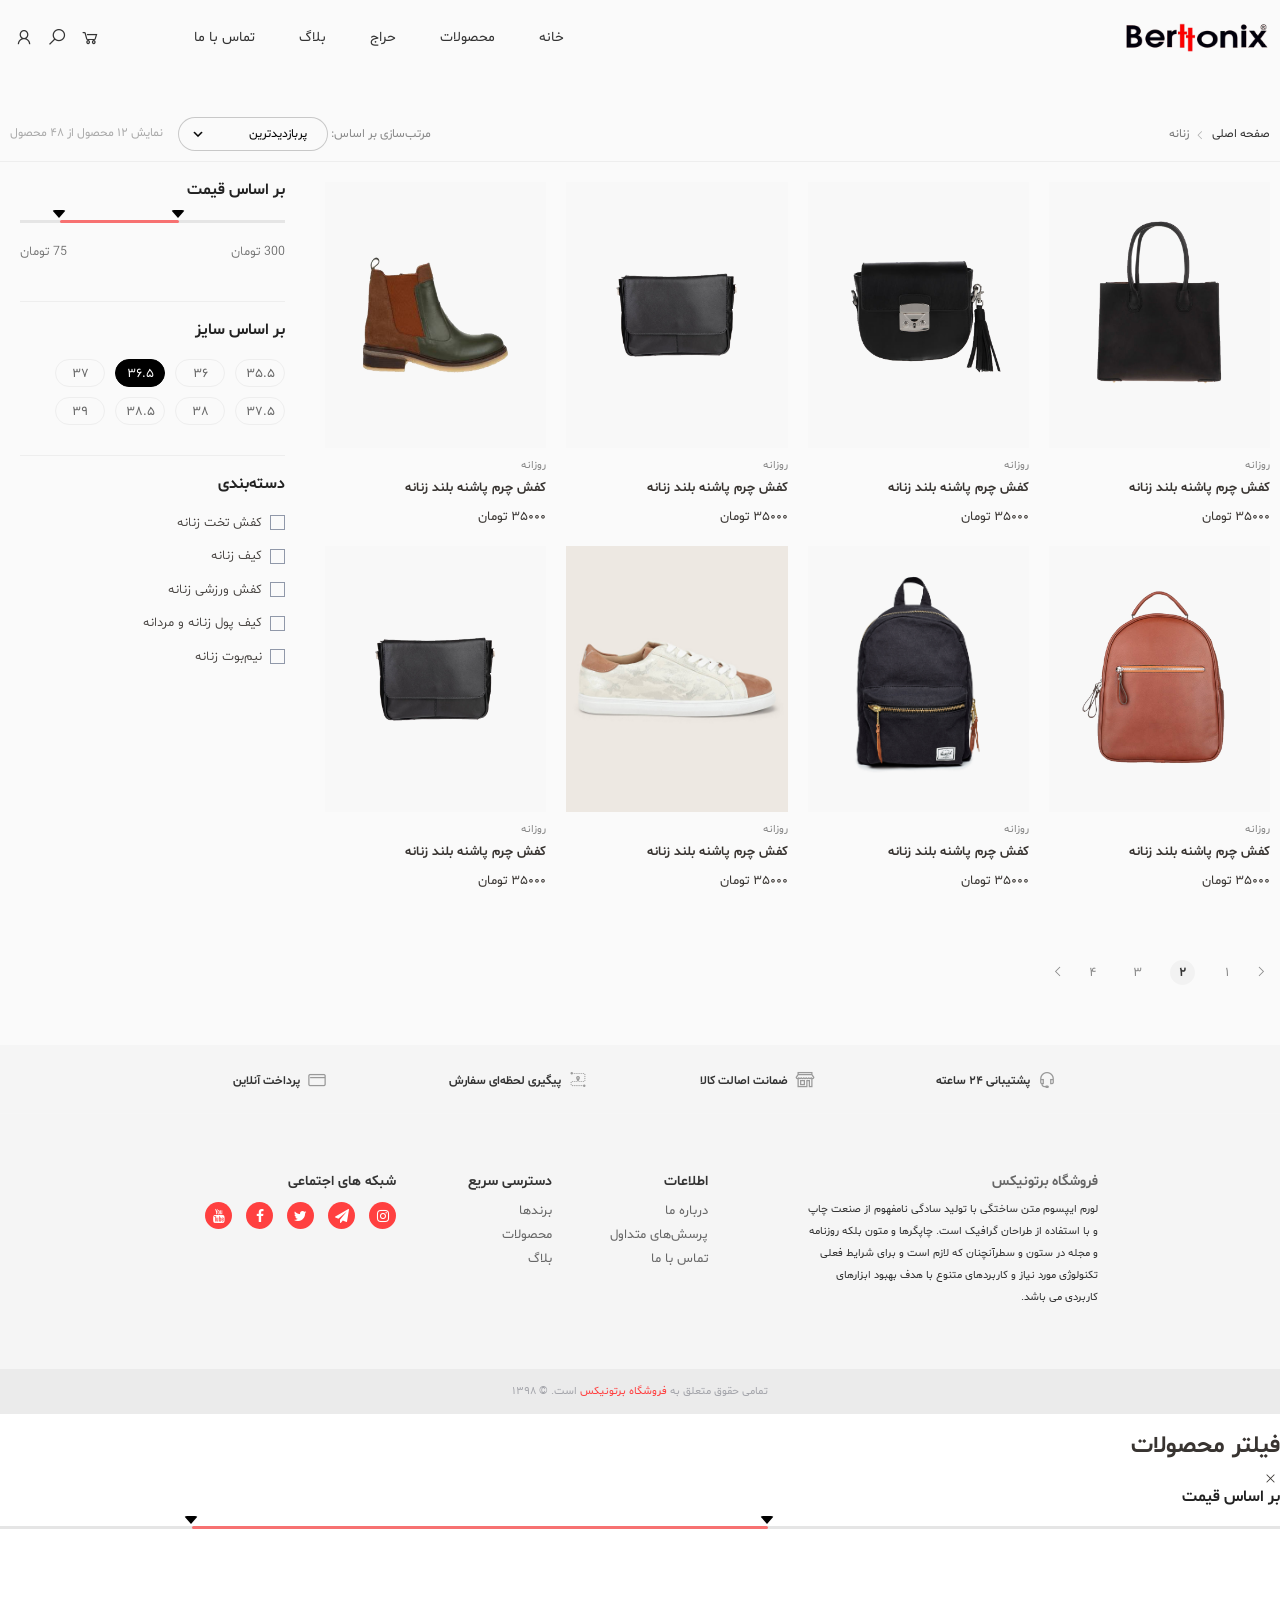
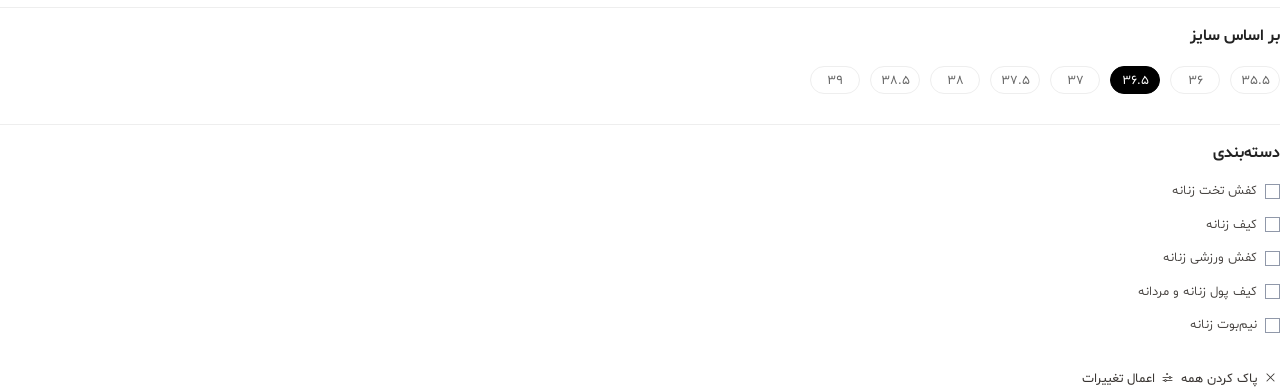
<file: category.html>
<!DOCTYPE html>
<html>

<head>
	<title>برتونیکس</title>
	<meta charset="utf-8" />
	<meta name="viewport" content="width=device-width">
	<!-- <link rel="icon" href="images/logo.png" sizes="16x16" type="image/png"> -->
	<link href="css/bootstrap.rtl.css" rel="stylesheet" />
	<link href="css/flickity.css" rel="stylesheet" type="text/css">
	<link href="css/jquery-ui.css" rel="stylesheet" type="text/css">
	<link href="css/font-awesome.css" rel="stylesheet">
	<link href="css/bt-font.css" rel="stylesheet">
	<link href="css/style.css" rel="stylesheet" type="text/css">
</head>

<body>
	<header class="inner-header">
		<div class="mob-head clearfix">
			<div class="mob-menu-tr">
				<i class="bt-menu"></i>
			</div>
			<div class="mob-logo">
				<a href="#">
					<img src="images/logo.png" alt="">
					<h1>کفش برتونیکس</h1>
				</a>
			</div>
			<div class="mob-head-acc">
				<a href="#">
					<i class="bt-user"></i>
				</a>
				<a href="#">
					<i class="bt-cart"></i>
				</a>
			</div>
			<div class="mob-menu-win">
				<ul>
					<li>
						<a href="#">خانه</a>
					</li>
					<li>
						<a href="#">محصولات</a>
					</li>
					<li>
						<a href="#">حراج</a>
					</li>
					<li>
						<a href="#">بلاگ</a>
					</li>
					<li>
						<a href="#">تماس با ما</a>
					</li>
				</ul>
				<div class="mob-menu-close">
					<i class="bt-close"></i>
				</div>
			</div>
		</div>
		<div class="head">
			<div class="head-bottom">
				<div class="main-wrap">
					<div class="row">
						<div class="logo">
							<a href="#">
								<img src="images/logo.png" alt="">
							</a>
						</div>
						<div class="head-tools">
							<a href="#">
								<i class="bt-cart"></i>
							</a>
							<a href="#" id="search-tr">
								<i class="bt-search"></i>
							</a>
							<a href="#">
								<i class="bt-user"></i>
							</a>
						</div>
						<div class="main-menu">
							<ul>
								<li>
									<a href="#">خانه</a>
								</li>
								<li>
									<a href="#">محصولات</a>
									<div class="sub-menu">
										<div class="container">
											<div class="col-sm-8 col-sm-offset-2">
												<div class="col-sm-3">
													<div class="sub-menu-col">
														<h4>کفش</h4>
														<ul class="clearfix">
				                      <li>
				                        <a href="#">زنانه</a>
				                      </li>
				                      <li>
				                        <a href="#">مردانه</a>
				                      </li>
				                      <li>
				                        <a href="#">بچه‌گانه</a>
				                      </li>
				                    </ul>
													</div>
												</div>
												<div class="col-sm-3">
													<div class="sub-menu-col">
														<h4>کیف</h4>
														<ul class="clearfix">
				                      <li>
				                        <a href="#">زنانه</a>
				                      </li>
				                      <li>
				                        <a href="#">مردانه</a>
				                      </li>
				                      <li>
				                        <a href="#">کوله‌پشتی</a>
				                      </li>
				                    </ul>
													</div>
												</div>
												<div class="col-sm-3">
													<div class="sub-menu-col">
														<h4>اکسسوری</h4>
														<ul class="clearfix">
				                      <li>
				                        <a href="#">زیورآلات</a>
				                      </li>
				                      <li>
				                        <a href="#">کیف پول</a>
				                      </li>
				                      <li>
				                        <a href="#">جاسوییچی</a>
				                      </li>
				                    </ul>
													</div>
												</div>
											</div>
											</div>
											<div class="row">

										</div>
                  </div>
								</li>
								<li>
									<a href="#">حراج</a>
								</li>
								<li>
									<a href="#">بلاگ</a>
								</li>
								<li>
									<a href="#">تماس با ما</a>
								</li>
							</ul>
						</div>
					</div>
				</div>
			</div>
		</div>
		<div class="search-win">
			<div class="search-close">
				<i class="bt-close"></i>
				<span>بستن پنجره</span>
			</div>
			<div class="container">
				<div class="col-sm-4 col-sm-offset-4">
					<div class="search-input">
						<input type="text" placeholder="جستجو در محصولات">
						<button type="button" name="button">
							<i class="bt-search"></i>
						</button>
					</div>
				</div>
			</div>
			<div class="result-view"></div>
		</div>
	</header>
	<div class="inner-content">
		<div class="category-content">
			<div class="category-window">
				<div class="main-wrap">
					<div class="row category-details">
						<div class="col-sm-3">
							<div class="mob-title">
								<h1>نتایج جستجو "کیف چرم"</h1>
							</div>
							<div class="bread-crumb">
								<a href="#">صفحه اصلی</a>
								<i class="bt-left"></i>
								<a href="#" class="current">زنانه</a>
							</div>
						</div>
						<div class="col-sm-9">
							<div class="result-tools">
								<div class="result-stat">
									<span>نمایش</span>
									<span>۱۲</span>
									<span>محصول</span>
									<span>از</span>
									<span>۴۸</span>
									<span>محصول</span>
								</div>
								<div class="sort-results">
									<span>مرتب‌سازی بر اساس:</span>
									<select class="" name="">
										<option value="">پربازدید‌ترین</option>
										<option value="">پرفروش‌ترین</option>
										<option value="">گران‌ترین</option>
										<option value="">ارزان‌ترین</option>
									</select>
								</div>
								<div class="mob-filters-tr">
									<a href="#">
										<i class="bt-filter"></i>
										فیلترها</a>
								</div>
							</div>
						</div>
					</div>
				</div>
				<div class="main-wrap">
					<div class="container-fluid clearfix">
						<div class="col-sm-9 no-padding">
							<div class="row">
								<div class="col-sm-3 col-xs-6">
									<div class="product-item-one">
										<div class="product-item-pic">
											<a href="#">
												<img src="images/sample-product-21.jpg" alt="" />
											</a>
											<div class="product-item-tools">
												<a href="#">
													<i class="bt-heart"></i>
												</a>
												<a href="#">
													<i class="bt-shopping-bag"></i>
												</a>
											</div>
											<div class="product-quick">
												<a href="#">
													<i class="bt-eye"></i>
													نمایش سریع
												</a>
											</div>
										</div>
										<div class="product-item-title">
											<span>روزانه</span>
											<h4>کفش چرم پاشنه بلند زنانه</h4>
										</div>
										<div class="product-item-price clearfix">
											<div class="item-price">
												<span>۳۵۰۰۰ تومان</span>
											</div>
										</div>
									</div>
								</div>
								<div class="col-sm-3 col-xs-6">
									<div class="product-item-one">
										<div class="product-item-pic">
											<a href="#">
												<img src="images/sample-product-20.jpg" alt="" />
											</a>
											<div class="product-item-tools">
												<a href="#">
													<i class="bt-heart"></i>
												</a>
												<a href="#">
													<i class="bt-shopping-bag"></i>
												</a>
											</div>
											<div class="product-quick">
												<a href="#">
													<i class="bt-eye"></i>
													نمایش سریع
												</a>
											</div>
										</div>
										<div class="product-item-title">
											<span>روزانه</span>
											<h4>کفش چرم پاشنه بلند زنانه</h4>
										</div>
										<div class="product-item-price clearfix">
											<div class="item-price">
												<span>۳۵۰۰۰ تومان</span>
											</div>
										</div>
									</div>
								</div>
								<div class="col-sm-3 col-xs-6">
									<div class="product-item-one">
										<div class="product-item-pic">
											<a href="#">
												<img src="images/sample-product-22.jpg" alt="" />
											</a>
											<div class="product-item-tools">
												<a href="#">
													<i class="bt-heart"></i>
												</a>
												<a href="#">
													<i class="bt-shopping-bag"></i>
												</a>
											</div>
											<div class="product-quick">
												<a href="#">
													<i class="bt-eye"></i>
													نمایش سریع
												</a>
											</div>
										</div>
										<div class="product-item-title">
											<span>روزانه</span>
											<h4>کفش چرم پاشنه بلند زنانه</h4>
										</div>
										<div class="product-item-price clearfix">
											<div class="item-price">
												<span>۳۵۰۰۰ تومان</span>
											</div>
										</div>
									</div>
								</div>
								<div class="col-sm-3 col-xs-6">
									<div class="product-item-one">
										<div class="product-item-pic">
											<a href="#">
												<img src="images/sample-product-23.jpg" alt="" />
											</a>
											<div class="product-item-tools">
												<a href="#">
													<i class="bt-heart"></i>
												</a>
												<a href="#">
													<i class="bt-shopping-bag"></i>
												</a>
											</div>
											<div class="product-quick">
												<a href="#">
													<i class="bt-eye"></i>
													نمایش سریع
												</a>
											</div>
										</div>
										<div class="product-item-title">
											<span>روزانه</span>
											<h4>کفش چرم پاشنه بلند زنانه</h4>
										</div>
										<div class="product-item-price clearfix">
											<div class="item-price">
												<span>۳۵۰۰۰ تومان</span>
											</div>
										</div>
									</div>
								</div>
								<div class="col-sm-3 col-xs-6">
									<div class="product-item-one">
										<div class="product-item-pic">
											<a href="#">
												<img src="images/sample-product-24.jpg" alt="" />
											</a>
											<div class="product-item-tools">
												<a href="#">
													<i class="bt-heart"></i>
												</a>
												<a href="#">
													<i class="bt-shopping-bag"></i>
												</a>
											</div>
											<div class="product-quick">
												<a href="#">
													<i class="bt-eye"></i>
													نمایش سریع
												</a>
											</div>
										</div>
										<div class="product-item-title">
											<span>روزانه</span>
											<h4>کفش چرم پاشنه بلند زنانه</h4>
										</div>
										<div class="product-item-price clearfix">
											<div class="item-price">
												<span>۳۵۰۰۰ تومان</span>
											</div>
										</div>
									</div>
								</div>
								<div class="col-sm-3 col-xs-6">
									<div class="product-item-one">
										<div class="product-item-pic">
											<a href="#">
												<img src="images/sample-product-09.jpg" alt="" />
											</a>
											<div class="product-item-tools">
												<a href="#">
													<i class="bt-heart"></i>
												</a>
												<a href="#">
													<i class="bt-shopping-bag"></i>
												</a>
											</div>
											<div class="product-quick">
												<a href="#">
													<i class="bt-eye"></i>
													نمایش سریع
												</a>
											</div>
										</div>
										<div class="product-item-title">
											<span>روزانه</span>
											<h4>کفش چرم پاشنه بلند زنانه</h4>
										</div>
										<div class="product-item-price clearfix">
											<div class="item-price">
												<span>۳۵۰۰۰ تومان</span>
											</div>
										</div>
									</div>
								</div>
								<div class="col-sm-3 col-xs-6">
									<div class="product-item-one">
										<div class="product-item-pic">
											<a href="#">
												<img src="images/sample-product-10.jpg" alt="" />
											</a>
											<div class="product-item-tools">
												<a href="#">
													<i class="bt-heart"></i>
												</a>
												<a href="#">
													<i class="bt-shopping-bag"></i>
												</a>
											</div>
											<div class="product-quick">
												<a href="#">
													<i class="bt-eye"></i>
													نمایش سریع
												</a>
											</div>
										</div>
										<div class="product-item-title">
											<span>روزانه</span>
											<h4>کفش چرم پاشنه بلند زنانه</h4>
										</div>
										<div class="product-item-price clearfix">
											<div class="item-price">
												<span>۳۵۰۰۰ تومان</span>
											</div>
										</div>
									</div>
								</div>
								<div class="col-sm-3 col-xs-6">
									<div class="product-item-one">
										<div class="product-item-pic">
											<a href="#">
												<img src="images/sample-product-22.jpg" alt="" />
											</a>
											<div class="product-item-tools">
												<a href="#">
													<i class="bt-heart"></i>
												</a>
												<a href="#">
													<i class="bt-shopping-bag"></i>
												</a>
											</div>
											<div class="product-quick">
												<a href="#">
													<i class="bt-eye"></i>
													نمایش سریع
												</a>
											</div>
										</div>
										<div class="product-item-title">
											<span>روزانه</span>
											<h4>کفش چرم پاشنه بلند زنانه</h4>
										</div>
										<div class="product-item-price clearfix">
											<div class="item-price">
												<span>۳۵۰۰۰ تومان</span>
											</div>
										</div>
									</div>
								</div>
							</div>
							<div class="row">
								<div class="cat-pagination">
									<a href="#" class="prev">
										<i class="bt-right"></i>
									</a>
									<a href="#" >
										<span>۱</span>
									</a>
									<a href="#" class="current-page">
										<span>۲</span>
									</a>
									<a href="#">
										<span>۳</span>
									</a>
									<a href="#">
										<span>۴</span>
									</a>
									<a href="#" class="nxt">
										<i class="bt-left"></i>
									</a>
								</div>
							</div>
						</div>
						<div class="col-sm-3">
							<div class="cat-filters">
								<div class="cat-filter-sec">
									<h3>بر اساس قیمت</h3>
									<div class="cat-filter-one range">
										<div id="price-range-slider"></div>
										<div class="price-range-text clearfix">
											<input type="text" class="amout-a" id="amount-a" readonly style="border:0;">
											<input type="text" class="amout-b" id="amount-b" readonly style="border:0;">
										</div>
									</div>
								</div>
								<div class="cat-filter-sec">
									<h3>بر اساس سایز</h3>
									<div class="cat-filter-one toggle-btn clearfix">
										<a class="toggle-filter" href="#">۳۵.۵</a>
										<a class="toggle-filter" href="#">۳۶</a>
										<a class="toggle-filter down" href="#">۳۶.۵</a>
										<a class="toggle-filter" href="#">۳۷</a>
										<a class="toggle-filter" href="#">۳۷.۵</a>
										<a class="toggle-filter" href="#">۳۸</a>
										<a class="toggle-filter" href="#">۳۸.۵</a>
										<a class="toggle-filter" href="#">۳۹</a>
									</div>
								</div>
								<div class="cat-filter-sec">
									<h3>دسته‌بندی</h3>
									<div class="cat-filter-one filter-check">
										<input class="inp-cbx" id="cbx" type="checkbox" style="display: none;"/>
										<label class="cbx" for="cbx"><span>
									    <svg width="12px" height="10px" viewbox="0 0 12 10">
									      <polyline points="1.5 6 4.5 9 10.5 1"></polyline>
									    </svg></span><span>کفش تخت زنانه</span>
										</label>
									</div>
									<div class="cat-filter-one filter-check">
										<input class="inp-cbx" id="cbx1" type="checkbox" style="display: none;"/>
										<label class="cbx" for="cbx1"><span>
									    <svg width="12px" height="10px" viewbox="0 0 12 10">
									      <polyline points="1.5 6 4.5 9 10.5 1"></polyline>
									    </svg></span><span>کیف زنانه</span>
										</label>
									</div>
									<div class="cat-filter-one filter-check">
										<input class="inp-cbx" id="cbx2" type="checkbox" style="display: none;"/>
										<label class="cbx" for="cbx2"><span>
									    <svg width="12px" height="10px" viewbox="0 0 12 10">
									      <polyline points="1.5 6 4.5 9 10.5 1"></polyline>
									    </svg></span><span>کفش ورزشی زنانه</span>
										</label>
									</div>
									<div class="cat-filter-one filter-check">
										<input class="inp-cbx" id="cbx3" type="checkbox" style="display: none;"/>
										<label class="cbx" for="cbx3"><span>
									    <svg width="12px" height="10px" viewbox="0 0 12 10">
									      <polyline points="1.5 6 4.5 9 10.5 1"></polyline>
									    </svg></span><span>کیف پول زنانه و مردانه</span>
										</label>
									</div>
									<div class="cat-filter-one filter-check">
										<input class="inp-cbx" id="cbx5" type="checkbox" style="display: none;"/>
										<label class="cbx" for="cbx5"><span>
									    <svg width="12px" height="10px" viewbox="0 0 12 10">
									      <polyline points="1.5 6 4.5 9 10.5 1"></polyline>
									    </svg></span><span>نیم‌بوت زنانه</span>
										</label>
									</div>
								</div>
							</div>
						</div>
					</div>
				</div>
			</div>
		</div>
	</div>
	<footer>
		<div class="footer-top">
			<div class="guaranty-row">
				<div class="container">
					<div class="row">
						<div class="col-sm-10 col-sm-offset-1">
							<div class="container">
								<div class="row">
									<div class="col-sm-3">
										<div class="guaranty-one">
											<i class="bt-support"></i>
											<span>پشتیبانی ۲۴ ساعته</span>
										</div>
									</div>
									<div class="col-sm-3">
										<div class="guaranty-one">
											<i class="bt-shop"></i>
											<span>ضمانت اصالت کالا</span>
										</div>
									</div>
									<div class="col-sm-3">
										<div class="guaranty-one">
											<i class="bt-track-order"></i>
											<span>پیگیری لحظه‌ای سفارش</span>
										</div>
									</div>
									<div class="col-sm-3">
										<div class="guaranty-one">
											<i class="bt-credit-card"></i>
											<span>پرداخت آنلاین</span>
										</div>
									</div>
								</div>
							</div>
						</div>
					</div>
				</div>
			</div>
		</div>
		<div class="footer-bottom">
			<div class="container">
				<div class="row">
					<div class="col-sm-10 col-sm-offset-1">
						<div class="container">
							<div class="col-sm-4">
								<div class="footer-about">
									<h3>فروشگاه برتونیکس</h3>
									<p>لورم ایپسوم متن ساختگی با تولید سادگی نامفهوم از صنعت چاپ و با استفاده از طراحان گرافیک است. چاپگرها و متون بلکه روزنامه و مجله در ستون و سطرآنچنان که لازم است و برای شرایط فعلی تکنولوژی مورد نیاز و کاربردهای متنوع با هدف بهبود ابزارهای کاربردی می باشد.</p>
								</div>
							</div>
							<div class="col-sm-2 col-sm-offset-1">
									<div class="footer-col">
											<h3>اطلاعات</h3>
											<ul>
													<li>
															<a href="#">درباره ما</a>
													</li>
													<li>
															<a href="#">پرسش‌های متداول</a>
													</li>
													<li>
															<a href="#">تماس با ما</a>
													</li>

											</ul>
									</div>
							</div>
							<div class="col-sm-2">
									<div class="footer-col">
											<h3>دسترسی سریع</h3>
											<ul>
													<li>
															<a href="#">برند‌ها</a>
													</li>
													<li>
															<a href="/siteuser/login">محصولات</a>
													</li>
													<li>
															<a href="/po/blog">بلاگ</a>
													</li>
											</ul>
									</div>
							</div>
							<div class="col-sm-3">
									<div class="footer-col social">
											<h3>شبکه های اجتماعی</h3>
											<ul>
													<li>
															<a href="#">
																	<i class="fa fa-instagram"></i>
															</a>
													</li>
													<li>
															<a href="#">
																	<i class="fa fa-paper-plane"></i>
															</a>
													</li>
													<li>
															<a href="#">
																	<i class="fa fa-twitter"></i>
															</a>
													</li>
													<li>
															<a href="#">
																	<i class="fa fa-facebook"></i>
															</a>
													</li>
													<li>
															<a href="#">
																	<i class="fa fa-youtube"></i>
															</a>
													</li>
											</ul>
									</div>
							</div>

						</div>
					</div>
				</div>
			</div>
				<div class="copyright">
						<span>تمامی حقوق متعلق به</span>
						<a href="#">فروشگاه برتونیکس</a>
						<span>است.</span>
						<span>© ۱۳۹۸</span>
				</div>
		</div>
	</footer>
	<div class="mob-filters-win">

		<div class="mob-filters">
			<div class="mob-filter-head clearfix">
				<h3>فیلتر محصولات</h3>
				<a href="#" class="mob-filters-close">
					<i class="bt-close"></i>
				</a>
			</div>
			<div class="mob-filter-body">
				<div class="cat-filter-sec">
					<h3>بر اساس قیمت</h3>
					<div class="cat-filter-one range">
						<div id="mob-price-range-slider"></div>
						<div class="price-range-text clearfix">
							<input type="text" class="mob-amout-a" id="amount-a" readonly style="border:0;">
							<input type="text" class="mob-amout-b" id="amount-b" readonly style="border:0;">
						</div>
					</div>
				</div>
				<div class="cat-filter-sec">
					<h3>بر اساس سایز</h3>
					<div class="cat-filter-one toggle-btn clearfix">
						<a class="toggle-filter" href="#">۳۵.۵</a>
						<a class="toggle-filter" href="#">۳۶</a>
						<a class="toggle-filter down" href="#">۳۶.۵</a>
						<a class="toggle-filter" href="#">۳۷</a>
						<a class="toggle-filter" href="#">۳۷.۵</a>
						<a class="toggle-filter" href="#">۳۸</a>
						<a class="toggle-filter" href="#">۳۸.۵</a>
						<a class="toggle-filter" href="#">۳۹</a>
					</div>
				</div>
				<div class="cat-filter-sec">
					<h3>دسته‌بندی</h3>
					<div class="cat-filter-one filter-check">
						<input class="inp-cbx" id="cbx" type="checkbox" style="display: none;"/>
						<label class="cbx" for="cbx"><span>
							<svg width="12px" height="10px" viewbox="0 0 12 10">
								<polyline points="1.5 6 4.5 9 10.5 1"></polyline>
							</svg></span><span>کفش تخت زنانه</span>
						</label>
					</div>
					<div class="cat-filter-one filter-check">
						<input class="inp-cbx" id="cbx1" type="checkbox" style="display: none;"/>
						<label class="cbx" for="cbx1"><span>
							<svg width="12px" height="10px" viewbox="0 0 12 10">
								<polyline points="1.5 6 4.5 9 10.5 1"></polyline>
							</svg></span><span>کیف زنانه</span>
						</label>
					</div>
					<div class="cat-filter-one filter-check">
						<input class="inp-cbx" id="cbx2" type="checkbox" style="display: none;"/>
						<label class="cbx" for="cbx2"><span>
							<svg width="12px" height="10px" viewbox="0 0 12 10">
								<polyline points="1.5 6 4.5 9 10.5 1"></polyline>
							</svg></span><span>کفش ورزشی زنانه</span>
						</label>
					</div>
					<div class="cat-filter-one filter-check">
						<input class="inp-cbx" id="cbx3" type="checkbox" style="display: none;"/>
						<label class="cbx" for="cbx3"><span>
							<svg width="12px" height="10px" viewbox="0 0 12 10">
								<polyline points="1.5 6 4.5 9 10.5 1"></polyline>
							</svg></span><span>کیف پول زنانه و مردانه</span>
						</label>
					</div>
					<div class="cat-filter-one filter-check">
						<input class="inp-cbx" id="cbx5" type="checkbox" style="display: none;"/>
						<label class="cbx" for="cbx5"><span>
							<svg width="12px" height="10px" viewbox="0 0 12 10">
								<polyline points="1.5 6 4.5 9 10.5 1"></polyline>
							</svg></span><span>نیم‌بوت زنانه</span>
						</label>
					</div>
				</div>
			</div>
			<div class="mob-filter-footer">
				<div class="mob-filters-btn">
					<a href="#">
						<i class="bt-close"></i>
						پاک کردن همه
					</a>
					<a href="#" class="done-filter">
						<i class="bt-filter"></i>
						اعمال تغییرات
					</a>
				</div>
			</div>
		</div>
	</div>
	<script src="js/jquery.js"></script>
	<script src="js/bootstrap.min.js"></script>
	<script src="js/jquery-ui.js"></script>
	<script src="js/classie.js"></script>
	<script src="js/modalEffects.js"></script>
	<script src="js/flickity.pkgd.min.js"></script>

	<script>
	$('.mob-menu-tr').click(function () {
        $('.mob-menu-win').addClass('show-up');
    });
    $('.mob-menu-close').click(function () {
        $('.mob-menu-win').removeClass('show-up');
    });

	$(window).scroll(function () {
	    if ($(window).scrollTop() >= 80) {
	        $('header').addClass('fixed-header');
	    }
	    else {
	        $('header').removeClass('fixed-header');
	    }

			if ($(window).scrollTop() >= 80) {
	        $('content').addClass('top-padding');
	    }
	    else {
	        $('header').removeClass('top-padding');
	    }
	});
	$('.slideshow').flickity({
		cellAlign: 'center',
	  contain: true,
		wrapAround: true,
		rightToLeft: true,
		pageDots: true,
		autoPlay: true
	});
	$('.mob-slide-a').flickity({
		cellAlign: 'center',
	  contain: true,
		wrapAround: true,
		rightToLeft: true,
		pageDots: true,
		autoPlay: true
	});
	$('.mob-slide-b').flickity({
		cellAlign: 'center',
	  contain: true,
		wrapAround: true,
		rightToLeft: true,
		pageDots: true,
		autoPlay: true
	});

	$('.slideshow-half').flickity({
		cellAlign: 'center',
		contain: true,
		wrapAround: true,
		rightToLeft: true,
		pageDots: true,
		autoPlay: true
	});
	$('.slideshow-half-b').flickity({
		cellAlign: 'center',
		contain: true,
		wrapAround: true,
		rightToLeft: true,
		pageDots: true,
		autoPlay: true
	});

$('.index-product-caro').flickity({
	// options
	cellAlign: 'right',
	contain: true,
	wrapAround: true,
	rightToLeft: true,
	pageDots: false,
	prevNextButtons: false,
	autoPlay: true,
	imagesLoaded: true
});

$('#suggested-carousel').flickity({
	// options
	cellAlign: 'right',
	contain: true,
	wrapAround: true,
	rightToLeft: true,
	pageDots: false,
	prevNextButtons: false,
	autoPlay: true
});

var $carousel = $('#suggested-carousel').flickity();
$('.suggested-controls').on( 'click', '.slide-control', function() {
  var index = $(this).index();
  $carousel.flickity( 'select', index );
});

		var $carousel = $('#suggested-carousel').flickity();
    $carousel.on('change.flickity', function (event, index) {
        $(".suggested-controls .slide-control.active").removeClass("active");
        var selectedSlide = $(".suggested-controls .slide-control")[index];
        if (selectedSlide != undefined) {
            $(selectedSlide).addClass("active");
        }
    });
    $('.suggested-controls').on('click', '.slide-control', function () {
        $(".suggested-controls .slide-control.active").removeClass("active");
        var index = $(this).index();
        $carousel.flickity('select', index);
        var selectedSlide = $(".suggested-controls .slide-control")[index];
        if (selectedSlide != undefined) {
            $(selectedSlide).addClass("active");
        }
    });

		$( function() {
		$( "#price-range-slider" ).slider({
			range: true,
			min: 0,
			max: 500,
			values: [ 75, 300 ],
			slide: function( event, ui ) {
				$( "#amount-a" ).val( ui.values[0]  + " تومان");
				$("#amount-b").val( ui.values[ 1 ] + " تومان")
			}
		});
		$("#amount-a").val( $( "#price-range-slider" ).slider( "values", 0 ) + " تومان" );
		$( "#amount-b" ).val( $( "#price-range-slider" ).slider( "values", 1 ) + " تومان"  );
	} );

	$('.mob-filters-tr').click(function () {
        $('.mob-filters-win').addClass('show-up');
    });
    $('.mob-filters-close').click(function () {
        $('.mob-filters-win').removeClass('show-up');
    });
	$( function() {
	$( "#mob-price-range-slider" ).slider({
		range: true,
		min: 0,
		max: 500,
		values: [ 75, 300 ],
		slide: function( event, ui ) {
			$( "#mob-amount-a" ).val( ui.values[0]  + " تومان");
			$("#mob-amount-b").val( ui.values[ 1 ] + " تومان")
		}
	});
	$("#mob-amount-a").val( $( "#mob-price-range-slider" ).slider( "values", 0 ) + " تومان" );
	$( "#mob-amount-b" ).val( $( "#mob-price-range-slider" ).slider( "values", 1 ) + " تومان"  );
} );

	$(document).ready(function() {
	  $('.toggle-filter').click(function() {
	    $(this).toggleClass("down");
	  });
	});
	</script>
</body>

</html>
</file>
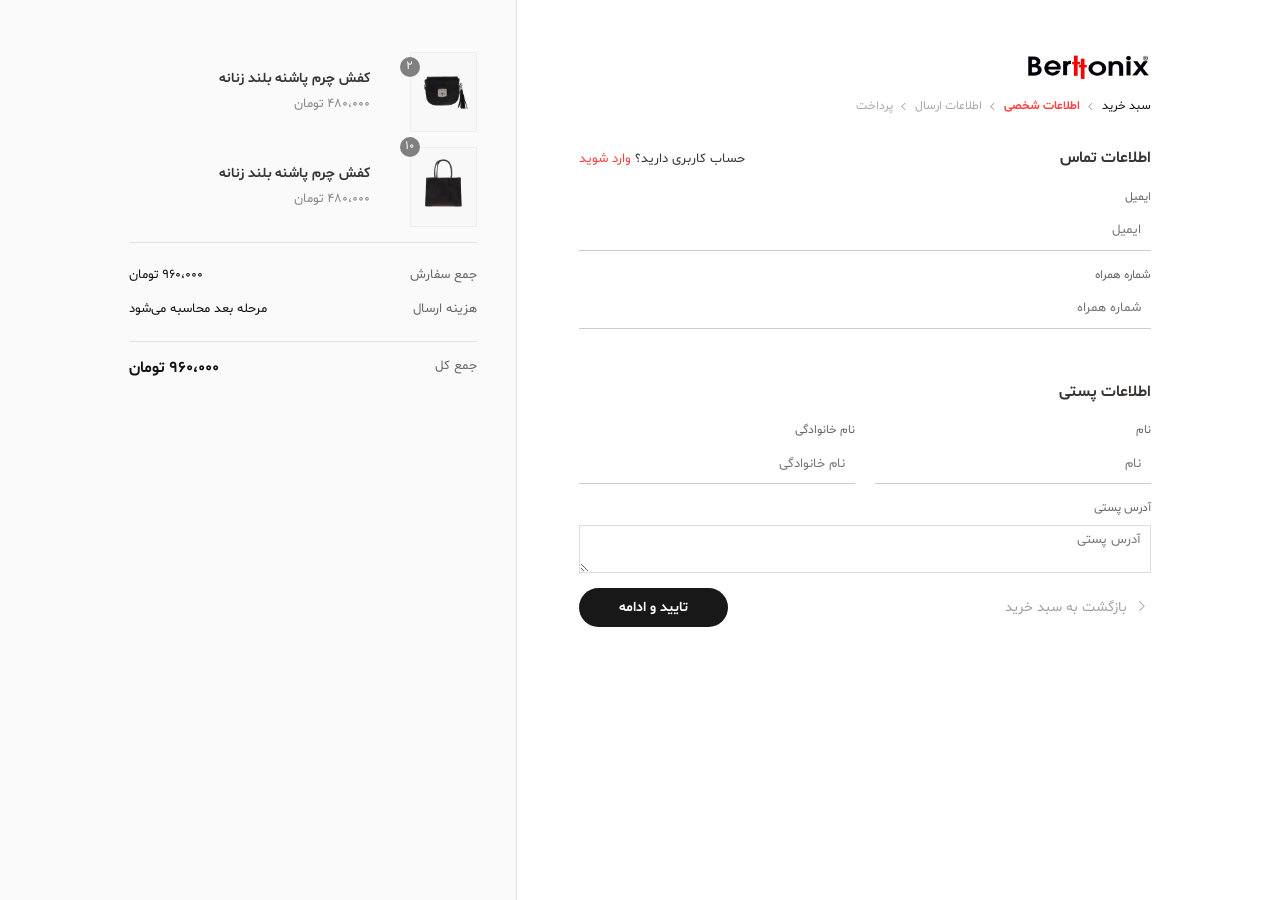
<file: checkout-step-a.html>
<!DOCTYPE html>
<html>

<head>
	<title>فروشگاه کالو</title>
	<meta charset="utf-8" />
	<meta name="viewport" content="width=device-width">
	<!-- <link rel="icon" href="images/logo.png" sizes="16x16" type="image/png"> -->
	<link href="css/bootstrap.rtl.css" rel="stylesheet" />
	<link href="css/flickity.css" rel="stylesheet" type="text/css">
	<link href="css/font-awesome.css" rel="stylesheet">
	<link href="css/bt-font.css" rel="stylesheet">
	<link href="css/style.css" rel="stylesheet" type="text/css">
</head>

<body>
	<div class="checkout-template">
		<div class="checkout-holder">
			<div class="checkout-info-part">
				<div class="checkout-logo">
					<a href="#">
						<img src="images/logo.png" alt="">
					</a>
				</div>
				<div class="checkout-breadcrumb">
					<a href="#" class="passed">سبد خرید</a>
					<i class="bt-left"></i>
					<a href="#" class="current-step">اطلاعات شخصی</a>
					<i class="bt-left"></i>
					<a href="#">اطلاعات ارسال</a>
					<i class="bt-left"></i>
					<a href="#">پرداخت</a>
				</div>
				<div class="checkout-section">
					<div class="ch-sec-title">
						<h3>اطلاعات تماس</h3>
					 <div class="checkout-login">
							<span>حساب کاربری دارید؟</span>
							<a href="#">وارد شوید</a>
						</div>
					</div>
					<div class="checkout-fl">
						<span>ایمیل</span>
						<input type="text" name="" placeholder="ایمیل">
					</div>
					<div class="checkout-fl">
						<span>شماره همراه</span>
						<input type="text" name="" placeholder="شماره همراه">
					</div>
				</div>
				<div class="checkout-section">
					<div class="ch-sec-title">
						<h3>اطلاعات پستی</h3>
					</div>
					<div class="container no-padding">
						<div class="row">
							<div class="col-sm-6">
								<div class="checkout-fl">
									<span>نام</span>
									<input type="text" name="" placeholder="نام">
								</div>
							</div>
							<div class="col-sm-6">
								<div class="checkout-fl">
									<span>نام خانوادگی</span>
									<input type="text" name="" placeholder="نام خانوادگی">
								</div>
							</div>
						</div>
						<div class="checkout-fl">
							<span>آدرس پستی</span>
							<textarea name="name" placeholder="آدرس پستی"></textarea>
						</div>
						<div class="row">
							<div class="col-sm-6">
								<div class="checkout-link">
									<a href="#">
										<i class="bt-right"></i>
										بازگشت به سبد خرید
									</a>
								</div>
							</div>
							<div class="col-sm-6">
								<div class="checkout-button">
									<a href="#">تایید و ادامه</a>
								</div>
							</div>
						</div>
					</div>
				</div>
			</div>
			<div class="checkout-order-list">
				<div class="checkout-table">
					<table>
						<tbody>
							<tr >
								<td class="cart-row-pic">
									<img src="images/sample-product-20.jpg" />
									<div class="checkout-num">
										<span>۲</span>
									</div>
								</td>
								<td class="product-name">
									<a href="#" title="">
										<h3>
										کفش چرم پاشنه بلند زنانه
										</h3>
									</a>
									<span class="product-price">۴۸۰،۰۰۰ تومان</span>
								</td>
							</tr>
							<tr>
								<td class="cart-row-pic">
									<img src="images/sample-product-21.jpg" />
									<div class="checkout-num">
										<span>۱۰</span>
									</div>
								</td>
								<td class="product-name">
									<a href="#" title="">
										<h3>
										کفش چرم پاشنه بلند زنانه
										</h3>
									</a>
									<span class="product-price">۴۸۰،۰۰۰ تومان</span>
								</td>
							</tr>
						</tbody>
					</table>
					<div class="overall-checkout">
						<ul>
							<li>
								<span class="total-text">جمع سفارش</span>
								<span class="total-num">۹۶۰،۰۰۰ تومان</span>
							</li>
							<li>
								<span class="total-text">هزینه ارسال</span>
								<span class="total-num">مرحله بعد محاسبه می‌شود</span>
							</li>
						</ul>
					</div>
					<div class="total-checkout">
						<span class="total-text">جمع کل</span>
						<span class="total-num">۹۶۰،۰۰۰ تومان</span>
					</div>
				</div>
			</div>
		</div>

	</div>
	<script src="js/jquery.js"></script>
	<script src="js/bootstrap.min.js"></script>
	<script src="js/jquery-ui.js"></script>
	<script src="js/classie.js"></script>
	<script src="js/modalEffects.js"></script>
	<script src="js/flickity.pkgd.min.js"></script>

	<script>
	$('.mob-menu-tr').click(function () {
        $('.mob-menu-win').addClass('show-up');
    });
    $('.mob-menu-close').click(function () {
        $('.mob-menu-win').removeClass('show-up');
    });

	$(window).scroll(function () {
	    if ($(window).scrollTop() >= 80) {
	        $('header').addClass('fixed-header');
	    }
	    else {
	        $('header').removeClass('fixed-header');
	    }

			if ($(window).scrollTop() >= 80) {
	        $('content').addClass('top-padding');
	    }
	    else {
	        $('header').removeClass('top-padding');
	    }
	});
	$( function() {
    $( "#account-tabs" ).tabs();
  } );


	</script>
</body>

</html>
</file>
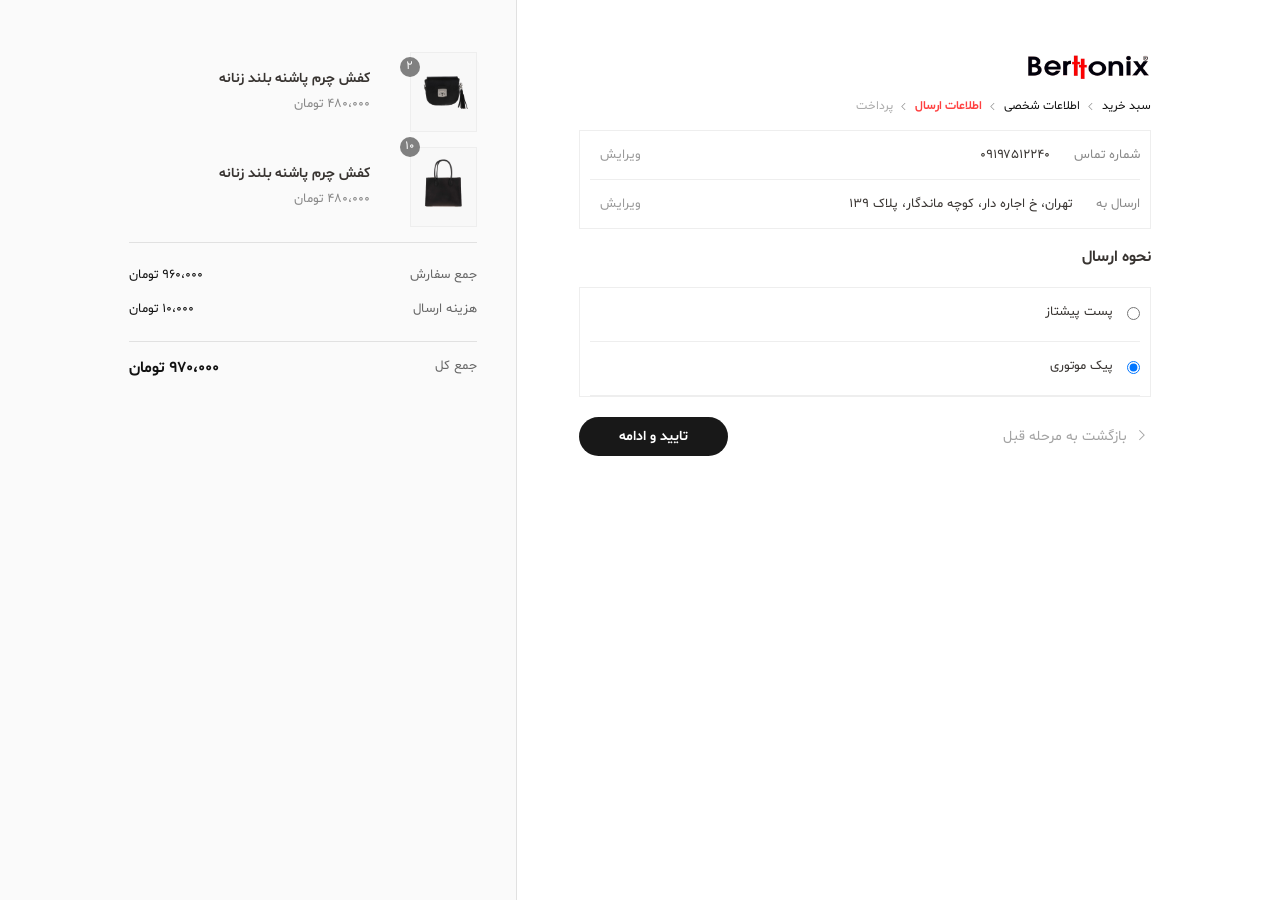
<file: checkout-step-b.html>
<!DOCTYPE html>
<html>

<head>
	<title>فروشگاه کالو</title>
	<meta charset="utf-8" />
	<meta name="viewport" content="width=device-width">
	<!-- <link rel="icon" href="images/logo.png" sizes="16x16" type="image/png"> -->
	<link href="css/bootstrap.rtl.css" rel="stylesheet" />
	<link href="css/flickity.css" rel="stylesheet" type="text/css">
	<link href="css/font-awesome.css" rel="stylesheet">
	<link href="css/bt-font.css" rel="stylesheet">
	<link href="css/style.css" rel="stylesheet" type="text/css">
</head>

<body>
	<div class="checkout-template">
		<div class="checkout-holder">
			<div class="checkout-info-part">
				<div class="checkout-logo">
					<a href="#">
						<img src="images/logo.png" alt="">
					</a>
				</div>
				<div class="checkout-breadcrumb">
					<a href="#" class="passed">سبد خرید</a>
					<i class="bt-left"></i>
					<a href="#" class="passed">اطلاعات شخصی</a>
					<i class="bt-left"></i>
					<a href="#" class="current-step">اطلاعات ارسال</a>
					<i class="bt-left"></i>
					<a href="#" >پرداخت</a>
				</div>
				<div class="review-box">
					<div class="review-row">
						<div class="review-title">
							<span>شماره تماس</span>
						</div>
						<div class="review-value">
							<span>۰۹۱۹۷۵۱۲۲۴۰</span>
						</div>
						<div class="review-edit">
							<a href="#">ویرایش</a>
						</div>
					</div>
					<div class="review-row">
						<div class="review-title">
							<span>ارسال به</span>
						</div>
						<div class="review-value">
							<span>تهران، خ اجاره دار، کوچه ماندگار، پلاک ۱۳۹</span>
						</div>
						<div class="review-edit">
							<a href="#">ویرایش</a>
						</div>
					</div>
				</div>
				<div class="checkout-section">
					<div class="ch-sec-title">
						<h3>نحوه ارسال</h3>
					</div>
					<div class="option-box">
						<div class="option-row clearfix">
							<div class="option-row-check">
								<input id="box1" type="radio" name="options" />
								<label for="box1"></label>
							</div>
							<div class="option-row-det">
								<span>پست پیشتاز</span>
							</div>
						</div>
						<div class="option-row clearfix">
							<div class="option-row-check">
								<input id="box1" type="radio" name="options" checked />
								<label for="box1"></label>
							</div>
							<div class="option-row-det">
								<span>پیک موتوری</span>
							</div>
						</div>
					</div>
					<div class="container no-padding">
						<div class="row">

							<div class="col-sm-6">
								<div class="checkout-link">
									<a href="#">
										<i class="bt-right"></i>
										بازگشت به مرحله قبل
									</a>
								</div>
							</div>
							<div class="col-sm-6">
								<div class="checkout-button">
									<a href="#">تایید و ادامه</a>
								</div>
							</div>
						</div>
					</div>
				</div>
			</div>
			<div class="checkout-order-list">
				<div class="checkout-table">
					<table>
						<tbody>
							<tr >
								<td class="cart-row-pic">
									<img src="images/sample-product-20.jpg" />
									<div class="checkout-num">
										<span>۲</span>
									</div>
								</td>
								<td class="product-name">
									<a href="#" title="">
										<h3>
										کفش چرم پاشنه بلند زنانه
										</h3>
									</a>
									<span class="product-price">۴۸۰،۰۰۰ تومان</span>
								</td>
							</tr>
							<tr>
								<td class="cart-row-pic">
									<img src="images/sample-product-21.jpg" />
									<div class="checkout-num">
										<span>۱۰</span>
									</div>
								</td>
								<td class="product-name">
									<a href="#" title="">
										<h3>
										کفش چرم پاشنه بلند زنانه
										</h3>
									</a>
									<span class="product-price">۴۸۰،۰۰۰ تومان</span>
								</td>
							</tr>
						</tbody>
					</table>
					<div class="overall-checkout">
						<ul>
							<li>
								<span class="total-text">جمع سفارش</span>
								<span class="total-num">۹۶۰،۰۰۰ تومان</span>
							</li>
							<li>
								<span class="total-text">هزینه ارسال</span>
								<span class="total-num">۱۰،۰۰۰ تومان</span>
							</li>
						</ul>
					</div>
					<div class="total-checkout">
						<span class="total-text">جمع کل</span>
						<span class="total-num">۹۷۰،۰۰۰ تومان</span>
					</div>
				</div>
			</div>
		</div>

	</div>
	<script src="js/jquery.js"></script>
	<script src="js/bootstrap.min.js"></script>
	<script src="js/jquery-ui.js"></script>
	<script src="js/classie.js"></script>
	<script src="js/modalEffects.js"></script>
	<script src="js/flickity.pkgd.min.js"></script>

	<script>
	$('.mob-menu-tr').click(function () {
        $('.mob-menu-win').addClass('show-up');
    });
    $('.mob-menu-close').click(function () {
        $('.mob-menu-win').removeClass('show-up');
    });

	$(window).scroll(function () {
	    if ($(window).scrollTop() >= 80) {
	        $('header').addClass('fixed-header');
	    }
	    else {
	        $('header').removeClass('fixed-header');
	    }

			if ($(window).scrollTop() >= 80) {
	        $('content').addClass('top-padding');
	    }
	    else {
	        $('header').removeClass('top-padding');
	    }
	});
	$( function() {
    $( "#account-tabs" ).tabs();
  } );


	</script>
</body>

</html>
</file>
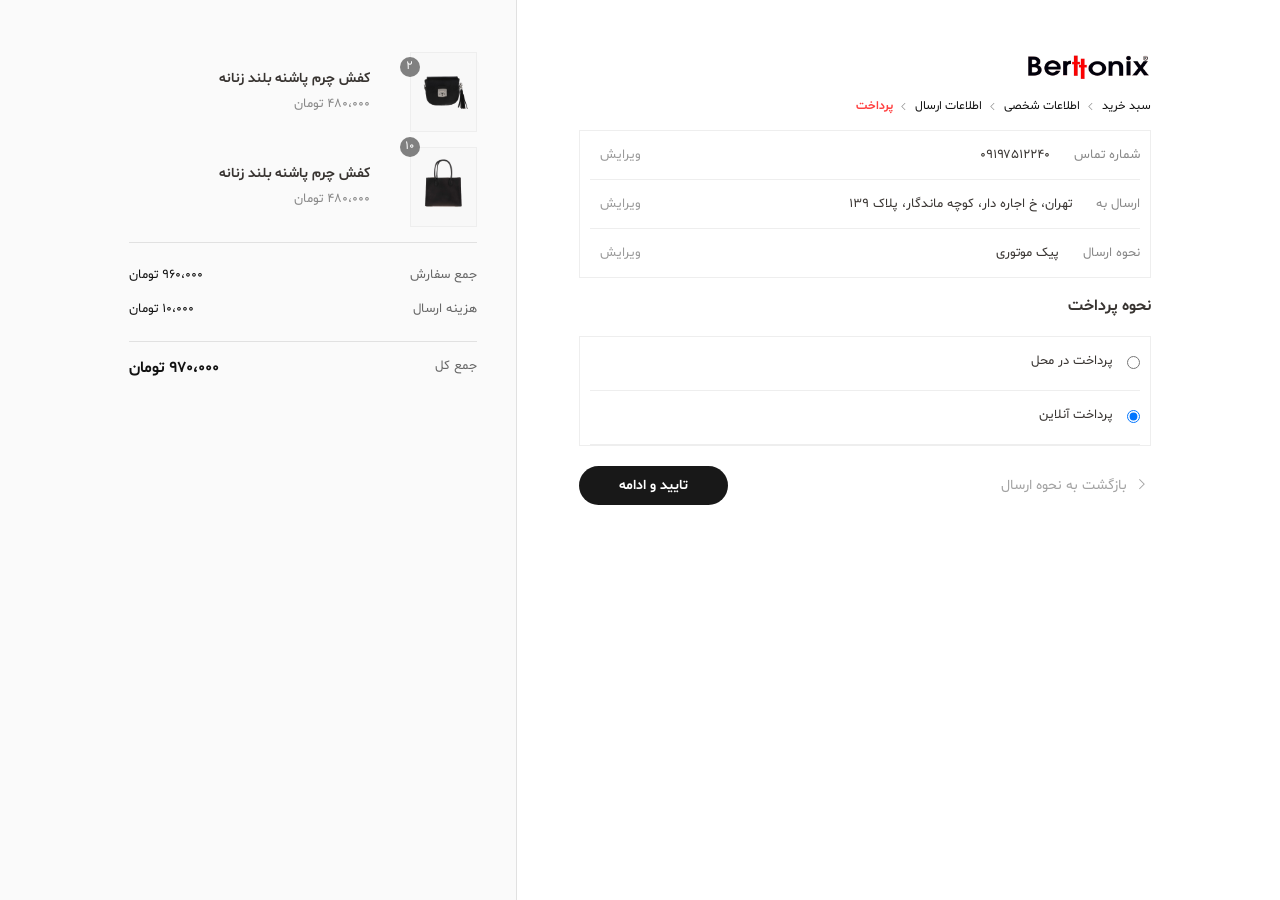
<file: checkout-step-c.html>
<!DOCTYPE html>
<html>

<head>
	<title>فروشگاه کالو</title>
	<meta charset="utf-8" />
	<meta name="viewport" content="width=device-width">
	<!-- <link rel="icon" href="images/logo.png" sizes="16x16" type="image/png"> -->
	<link href="css/bootstrap.rtl.css" rel="stylesheet" />
	<link href="css/flickity.css" rel="stylesheet" type="text/css">
	<link href="css/font-awesome.css" rel="stylesheet">
	<link href="css/bt-font.css" rel="stylesheet">
	<link href="css/style.css" rel="stylesheet" type="text/css">
</head>

<body>
	<div class="checkout-template">
		<div class="checkout-holder">
			<div class="checkout-info-part">
				<div class="checkout-logo">
					<a href="#">
						<img src="images/logo.png" alt="">
					</a>
				</div>
				<div class="checkout-breadcrumb">
					<a href="#" class="passed">سبد خرید</a>
					<i class="bt-left"></i>
					<a href="#" class="passed">اطلاعات شخصی</a>
					<i class="bt-left"></i>
					<a href="#" class="passed">اطلاعات ارسال</a>
					<i class="bt-left"></i>
					<a href="#" class="current-step">پرداخت</a>
				</div>
				<div class="review-box">
					<div class="review-row">
						<div class="review-title">
							<span>شماره تماس</span>
						</div>
						<div class="review-value">
							<span>۰۹۱۹۷۵۱۲۲۴۰</span>
						</div>
						<div class="review-edit">
							<a href="#">ویرایش</a>
						</div>
					</div>
					<div class="review-row">
						<div class="review-title">
							<span>ارسال به</span>
						</div>
						<div class="review-value">
							<span>تهران، خ اجاره دار، کوچه ماندگار، پلاک ۱۳۹</span>
						</div>
						<div class="review-edit">
							<a href="#">ویرایش</a>
						</div>
					</div>
					<div class="review-row">
						<div class="review-title">
							<span>نحوه ارسال</span>
						</div>
						<div class="review-value">
							<span>پیک موتوری</span>
						</div>
						<div class="review-edit">
							<a href="#">ویرایش</a>
						</div>
					</div>
				</div>
				<div class="checkout-section">
					<div class="ch-sec-title">
						<h3>نحوه پرداخت</h3>
					</div>
					<div class="option-box">
						<div class="option-row clearfix">
							<div class="option-row-check">
								<input id="box1" type="radio" name="options" />
								<label for="box1"></label>
							</div>
							<div class="option-row-det">
								<span>پرداخت در محل</span>
							</div>
						</div>
						<div class="option-row clearfix">
							<div class="option-row-check">
								<input id="box2" type="radio" name="options" checked />
								<label for="box2"></label>
							</div>
							<div class="option-row-det">
								<span>پرداخت آنلاین</span>
							</div>
						</div>
					</div>
					<div class="container no-padding">
						<div class="row">

							<div class="col-sm-6">
								<div class="checkout-link">
									<a href="#">
										<i class="bt-right"></i>
										بازگشت به نحوه ارسال
									</a>
								</div>
							</div>
							<div class="col-sm-6">
								<div class="checkout-button">
									<a href="#">تایید و ادامه</a>
								</div>
							</div>
						</div>
					</div>
				</div>
			</div>
			<div class="checkout-order-list">
				<div class="checkout-table">
					<table>
						<tbody>
							<tr >
								<td class="cart-row-pic">
									<img src="images/sample-product-20.jpg" />
									<div class="checkout-num">
										<span>۲</span>
									</div>
								</td>
								<td class="product-name">
									<a href="#" title="">
										<h3>
										کفش چرم پاشنه بلند زنانه
										</h3>
									</a>
									<span class="product-price">۴۸۰،۰۰۰ تومان</span>
								</td>
							</tr>
							<tr>
								<td class="cart-row-pic">
									<img src="images/sample-product-21.jpg" />
									<div class="checkout-num">
										<span>۱۰</span>
									</div>
								</td>
								<td class="product-name">
									<a href="#" title="">
										<h3>
										کفش چرم پاشنه بلند زنانه
										</h3>
									</a>
									<span class="product-price">۴۸۰،۰۰۰ تومان</span>
								</td>
							</tr>
						</tbody>
					</table>
					<div class="overall-checkout">
						<ul>
							<li>
								<span class="total-text">جمع سفارش</span>
								<span class="total-num">۹۶۰،۰۰۰ تومان</span>
							</li>
							<li>
								<span class="total-text">هزینه ارسال</span>
								<span class="total-num">۱۰،۰۰۰ تومان</span>
							</li>
						</ul>
					</div>
					<div class="total-checkout">
						<span class="total-text">جمع کل</span>
						<span class="total-num">۹۷۰،۰۰۰ تومان</span>
					</div>
				</div>
			</div>
		</div>

	</div>
	<script src="js/jquery.js"></script>
	<script src="js/bootstrap.min.js"></script>
	<script src="js/jquery-ui.js"></script>
	<script src="js/classie.js"></script>
	<script src="js/modalEffects.js"></script>
	<script src="js/flickity.pkgd.min.js"></script>

	<script>
	$('.mob-menu-tr').click(function () {
        $('.mob-menu-win').addClass('show-up');
    });
    $('.mob-menu-close').click(function () {
        $('.mob-menu-win').removeClass('show-up');
    });

	$(window).scroll(function () {
	    if ($(window).scrollTop() >= 80) {
	        $('header').addClass('fixed-header');
	    }
	    else {
	        $('header').removeClass('fixed-header');
	    }

			if ($(window).scrollTop() >= 80) {
	        $('content').addClass('top-padding');
	    }
	    else {
	        $('header').removeClass('top-padding');
	    }
	});
	$( function() {
    $( "#account-tabs" ).tabs();
  } );


	</script>
</body>

</html>
</file>
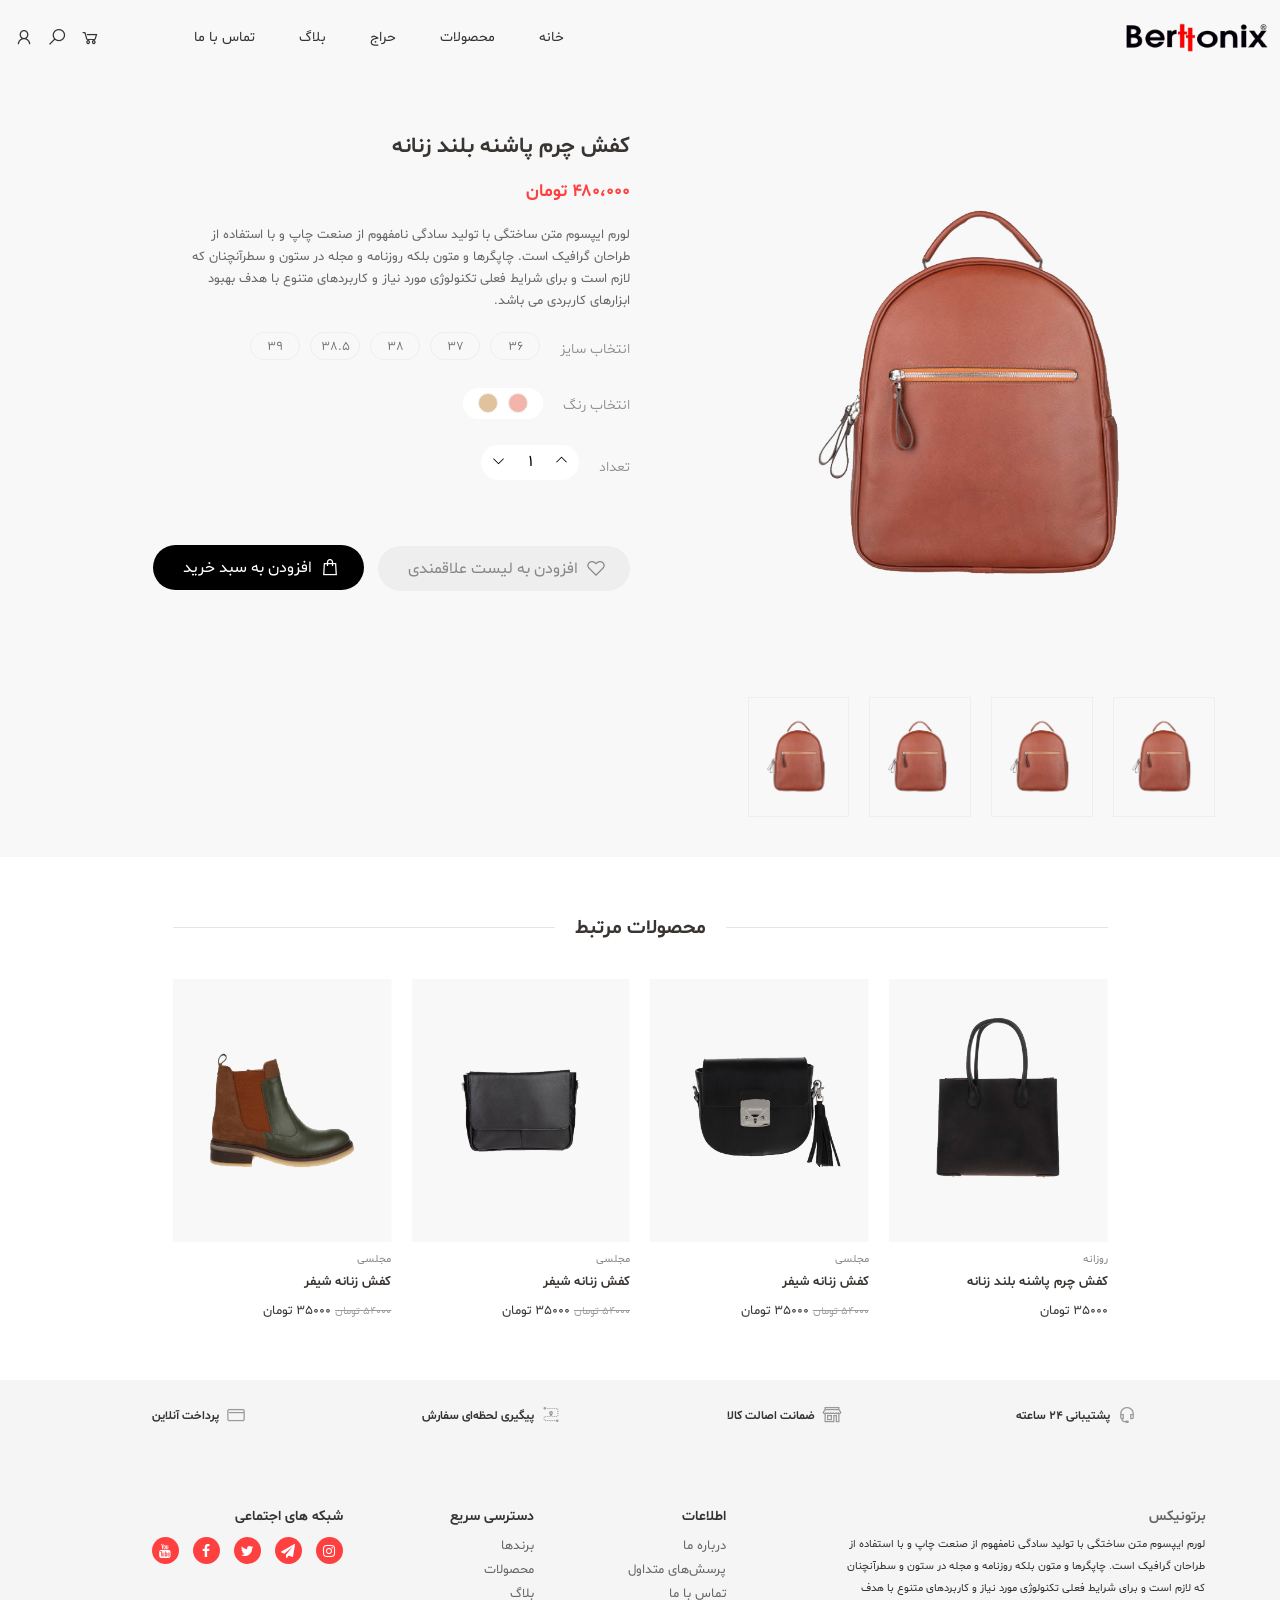
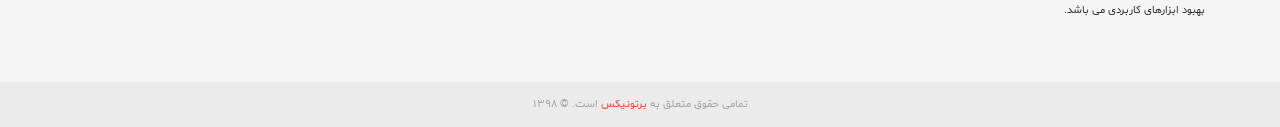
<file: product.html>
<!DOCTYPE html>
<html>

<head>
	<title>برتونیکس</title>
	<meta charset="utf-8" />
	<meta name="viewport" content="width=device-width">
	<!-- <link rel="icon" href="images/logo.png" sizes="16x16" type="image/png"> -->
	<link href="css/bootstrap.rtl.css" rel="stylesheet" />
	<link href="css/flickity.css" rel="stylesheet" type="text/css">
	<link href="css/font-awesome.css" rel="stylesheet">
	<link href="css/bt-font.css" rel="stylesheet">
	<link href="css/style.css" rel="stylesheet" type="text/css">
</head>

<body>
	<header class="inner-header">
		<div class="mob-head clearfix">
			<div class="mob-menu-tr">
				<i class="bt-menu"></i>
			</div>
			<div class="mob-logo">
				<a href="#">
					<img src="images/logo.png" alt="">
					<h1>کفش برتونیکس</h1>
				</a>
			</div>
			<div class="mob-head-acc">
				<a href="#">
					<i class="bt-user"></i>
				</a>
				<a href="#">
					<i class="bt-cart"></i>
				</a>
			</div>
			<div class="mob-menu-win">
				<ul>
					<li>
						<a href="#">خانه</a>
					</li>
					<li>
						<a href="#">محصولات</a>
					</li>
					<li>
						<a href="#">حراج</a>
					</li>
					<li>
						<a href="#">بلاگ</a>
					</li>
					<li>
						<a href="#">تماس با ما</a>
					</li>
				</ul>
				<div class="mob-menu-close">
					<i class="bt-close"></i>
				</div>
			</div>
		</div>
		<div class="head">
			<div class="head-bottom">
				<div class="main-wrap">
					<div class="row">
						<div class="logo">
							<a href="#">
								<img src="images/logo.png" alt="">
							</a>
						</div>
						<div class="head-tools">
							<a href="#">
								<i class="bt-cart"></i>
							</a>
							<a href="#" id="search-tr">
								<i class="bt-search"></i>
							</a>
							<a href="#">
								<i class="bt-user"></i>
							</a>
						</div>
						<div class="main-menu">
							<ul>
								<li>
									<a href="#">خانه</a>
								</li>
								<li>
									<a href="#">محصولات</a>
									<div class="sub-menu">
										<div class="container">
											<div class="col-sm-8 col-sm-offset-2">
												<div class="col-sm-3">
													<div class="sub-menu-col">
														<h4>کفش</h4>
														<ul class="clearfix">
				                      <li>
				                        <a href="#">زنانه</a>
				                      </li>
				                      <li>
				                        <a href="#">مردانه</a>
				                      </li>
				                      <li>
				                        <a href="#">بچه‌گانه</a>
				                      </li>
				                    </ul>
													</div>
												</div>
												<div class="col-sm-3">
													<div class="sub-menu-col">
														<h4>کیف</h4>
														<ul class="clearfix">
				                      <li>
				                        <a href="#">زنانه</a>
				                      </li>
				                      <li>
				                        <a href="#">مردانه</a>
				                      </li>
				                      <li>
				                        <a href="#">کوله‌پشتی</a>
				                      </li>
				                    </ul>
													</div>
												</div>
												<div class="col-sm-3">
													<div class="sub-menu-col">
														<h4>اکسسوری</h4>
														<ul class="clearfix">
				                      <li>
				                        <a href="#">زیورآلات</a>
				                      </li>
				                      <li>
				                        <a href="#">کیف پول</a>
				                      </li>
				                      <li>
				                        <a href="#">جاسوییچی</a>
				                      </li>
				                    </ul>
													</div>
												</div>
											</div>
											</div>
											<div class="row">

										</div>
                  </div>
								</li>
								<li>
									<a href="#">حراج</a>
								</li>
								<li>
									<a href="#">بلاگ</a>
								</li>
								<li>
									<a href="#">تماس با ما</a>
								</li>
							</ul>
						</div>
					</div>
				</div>
			</div>
		</div>
		<div class="search-win">
			<div class="search-close">
				<i class="bt-close"></i>
				<span>بستن پنجره</span>
			</div>
			<div class="container">
				<div class="col-sm-4 col-sm-offset-4">
					<div class="search-input">
						<input type="text" placeholder="جستجو در محصولات">
						<button type="button" name="button">
							<i class="bt-search"></i>
						</button>
					</div>
				</div>
			</div>
			<div class="result-view"></div>
		</div>
	</header>
	<div class="inner-content">
		<div class="single-product">
			<div class="container">
				<div class="row">
					<div class="col-sm-5">
						<div class="single-product-pic">
							<div class="product-pic-pre">
								<div class="pic-pre-item">
										<img src="images/sample-product-24.jpg" alt="">
								</div>
								<div class="pic-pre-item">
										<img src="images/sample-product-24.jpg" alt="">
								</div>
								<div class="pic-pre-item">
										<img src="images/sample-product-24.jpg" alt="">
								</div>
							</div>
								<div class="row single-product-gallery">
									<div class="col-sm-3">
										<div class="gallery-thumb">
												<img src="images/sample-product-24.jpg" alt="">
										</div>
									</div>
									<div class="col-sm-3">
										<div class="gallery-thumb">
												<img src="images/sample-product-24.jpg" alt="">
										</div>
									</div>
									<div class="col-sm-3">
										<div class="gallery-thumb">
												<img src="images/sample-product-24.jpg" alt="">
										</div>
									</div>
									<div class="col-sm-3">
										<div class="gallery-thumb">
												<img src="images/sample-product-24.jpg" alt="">
										</div>
									</div>
								</div>
						</div>
					</div>
					<div class="col-sm-6 col-sm-offset-1">
						<div class="single-product-info">
							<h1>کفش چرم پاشنه بلند زنانه</h1>
							<div class="single-price">
								<span>۴۸۰،۰۰۰</span>
								<span class="unit">تومان</span>
							</div>
							<p>
								لورم ایپسوم متن ساختگی با تولید سادگی نامفهوم از صنعت چاپ و با استفاده از طراحان گرافیک است. چاپگرها و متون بلکه روزنامه و مجله در ستون و سطرآنچنان که لازم است و برای شرایط فعلی تکنولوژی مورد نیاز و کاربردهای متنوع با هدف بهبود ابزارهای کاربردی می باشد.
							</p>
							<div class="single-product-tool clearfix">
								<h4>انتخاب سایز</h4>
								<div class="size-group">
									<div class="size-one">
									  <input id="option" type="radio" name="field" value="option">
									  <label for="option">۳۶</label>
									</div>
									<div class="size-one">
									  <input id="option-b" type="radio" name="field" value="option">
									  <label for="option-b">۳۷</label>
									</div>
									<div class="size-one">
									  <input id="option-c" type="radio" name="field" value="option">
									  <label for="option-c">۳۸</label>
									</div>
									<div class="size-one">
									  <input id="option-d" type="radio" name="field" value="option">
									  <label for="option-d">۳۸.۵</label>
									</div>
									<div class="size-one">
									  <input id="option-e" type="radio" name="field" value="option">
									  <label for="option-e">۳۹</label>
									</div>
								</div>
							</div>
							<div class="single-product-tool clearfix">
								<h4>انتخاب رنگ</h4>
								<div class="color-group clearfix">
									<div class="color-one">
									  <input id="option-co" type="radio" name="color" value="option">
									  <label for="option-co">
											<span class="color-option" style="background-color:#f3b5aa;"></span>
										</label>
									</div>
									<div class="color-one">
									  <input id="option-co1" type="radio" name="color" value="option">
									  <label for="option-co1">
											<span class="color-option" style="background-color:#e0c29c;"></span>
										</label>
									</div>
								</div>
							</div>
							<div class="single-product-tool clearfix quant-tool">
								<h4>تعداد</h4>
								<div class="single-product-quant">
									<div class="quant-buttons">
										<button type="button" name="button">
											<i class="bt-up"></i>
										</button>
										<input type="text" name="" value="۱">
										<button type="button" name="button">
											<i class="bt-down"></i>
										</button>
									</div>
								</div>
							</div>
							<div class="single-product-action">
								<a href="#" class="add-to-fave">
									<i class="bt-heart"></i>
									<span>افزودن به لیست علاقمندی</span>
								</a>
								<a href="#" class="add-to-cart">
									<i class="bt-shopping-bag"></i>
									<span>افزودن به سبد خرید</span>
								</a>

							</div>
						</div>
					</div>

				</div>
			</div>
		</div>
		<div class="index-section new-arrivals">
			<div class="container">
				<div class="row">
					<div class="col-sm-10 col-sm-offset-1">
						<div class="index-section-title">
							<h2>محصولات مرتبط</h2>
						</div>
						<div class="index-product-caro clearfix">
							<div class="double-row-it">
								<div class="product-item-one">
									<div class="product-item-pic">
										<a href="#">
											<img src="images/sample-product-21.jpg" alt="" />
										</a>
										<div class="product-item-tools">
											<a href="#">
												<i class="bt-heart"></i>
											</a>
											<a href="#">
												<i class="bt-shopping-bag"></i>
											</a>
										</div>
										<div class="product-quick">
											<a href="#">
												<i class="bt-eye"></i>
												نمایش سریع
											</a>
										</div>
									</div>
									<div class="product-item-title">
										<span>روزانه</span>
										<h4>کفش چرم پاشنه بلند زنانه</h4>
									</div>
									<div class="product-item-price clearfix">
										<div class="item-price">
											<span>۳۵۰۰۰ تومان</span>
										</div>
									</div>
								</div>
							</div>
							<div class="double-row-it">
								<div class="product-item-one">
									<div class="product-item-pic">
										<a href="#">
											<img src="images/sample-product-20.jpg" alt="" />
										</a>
										<div class="product-item-tools">
											<a href="#">
												<i class="bt-heart"></i>
											</a>
											<a href="#">
												<i class="bt-shopping-bag"></i>
											</a>
										</div>
										<div class="product-quick">
											<a href="#">
												<i class="bt-eye"></i>
												نمایش سریع
											</a>
										</div>
									</div>
									<div class="product-item-title">
										<span>مجلسی</span>
										<h4>کفش زنانه شیفر</h4>
									</div>
									<div class="product-item-price clearfix">
										<div class="item-price">
											<span class="ex-price">۵۴۰۰۰ تومان</span>
											<span>۳۵۰۰۰ تومان</span>
										</div>
									</div>
								</div>
							</div>
							<div class="double-row-it">
								<div class="product-item-one">
									<div class="product-item-pic">
										<a href="#">
											<img src="images/sample-product-22.jpg" alt="" />
										</a>
										<div class="product-item-tools">
											<a href="#">
												<i class="bt-heart"></i>
											</a>
											<a href="#">
												<i class="bt-shopping-bag"></i>
											</a>
										</div>
										<div class="product-quick">
											<a href="#">
												<i class="bt-eye"></i>
												نمایش سریع
											</a>
										</div>
									</div>
									<div class="product-item-title">
										<span>مجلسی</span>
										<h4>کفش زنانه شیفر</h4>
									</div>
									<div class="product-item-price clearfix">
										<div class="item-price">
											<span class="ex-price">۵۴۰۰۰ تومان</span>
											<span>۳۵۰۰۰ تومان</span>
										</div>
									</div>
								</div>
							</div>
							<div class="double-row-it">
								<div class="product-item-one">
									<div class="product-item-pic">
										<a href="#">
											<img src="images/sample-product-23.jpg" alt="" />
										</a>
										<div class="product-item-tools">
											<a href="#">
												<i class="bt-heart"></i>
											</a>
											<a href="#">
												<i class="bt-shopping-bag"></i>
											</a>
										</div>
										<div class="product-quick">
											<a href="#">
												<i class="bt-eye"></i>
												نمایش سریع
											</a>
										</div>
									</div>
									<div class="product-item-title">
										<span>مجلسی</span>
										<h4>کفش زنانه شیفر</h4>
									</div>
									<div class="product-item-price clearfix">
										<div class="item-price">
											<span class="ex-price">۵۴۰۰۰ تومان</span>
											<span>۳۵۰۰۰ تومان</span>
										</div>
									</div>
								</div>
							</div>
							<div class="double-row-it">
								<div class="product-item-one">
									<div class="product-item-pic">
										<a href="#">
											<img src="images/sample-product-24.jpg" alt="" />
										</a>
										<div class="product-item-tools">
											<a href="#">
												<i class="bt-heart"></i>
											</a>
											<a href="#">
												<i class="bt-shopping-bag"></i>
											</a>
										</div>
										<div class="product-quick">
											<a href="#">
												<i class="bt-eye"></i>
												نمایش سریع
											</a>
										</div>
									</div>
									<div class="product-item-title">
										<span>مجلسی</span>
										<h4>کفش زنانه شیفر</h4>
									</div>
									<div class="product-item-price clearfix">
										<div class="item-price">
											<span class="ex-price">۵۴۰۰۰ تومان</span>
											<span>۳۵۰۰۰ تومان</span>
										</div>
									</div>
								</div>
							</div>
						</div>
					</div>
				</div>
			</div>
		</div>
	</div>
	<footer>
		<div class="footer-top">
			<div class="guaranty-row">
				<div class="main-wrap">
					<div class="row">
							<div class="container">
								<div class="row">
									<div class="col-sm-3">
										<div class="guaranty-one">
											<i class="bt-support"></i>
											<span>پشتیبانی ۲۴ ساعته</span>
										</div>
									</div>
									<div class="col-sm-3">
										<div class="guaranty-one">
											<i class="bt-shop"></i>
											<span>ضمانت اصالت کالا</span>
										</div>
									</div>
									<div class="col-sm-3">
										<div class="guaranty-one">
											<i class="bt-track-order"></i>
											<span>پیگیری لحظه‌ای سفارش</span>
										</div>
									</div>
									<div class="col-sm-3">
										<div class="guaranty-one">
											<i class="bt-credit-card"></i>
											<span>پرداخت آنلاین</span>
										</div>
									</div>
								</div>
							</div>
					</div>
				</div>
			</div>
		</div>
		<div class="footer-bottom">
			<div class="main-wrap">
				<div class="row">
						<div class="container">
							<div class="col-sm-4">
								<div class="footer-about">
									<h3>برتونیکس</h3>
									<p>لورم ایپسوم متن ساختگی با تولید سادگی نامفهوم از صنعت چاپ و با استفاده از طراحان گرافیک است. چاپگرها و متون بلکه روزنامه و مجله در ستون و سطرآنچنان که لازم است و برای شرایط فعلی تکنولوژی مورد نیاز و کاربردهای متنوع با هدف بهبود ابزارهای کاربردی می باشد.</p>
								</div>
							</div>
							<div class="col-sm-2 col-sm-offset-1">
									<div class="footer-col">
											<h3>اطلاعات</h3>
											<ul>
													<li>
															<a href="#">درباره ما</a>
													</li>
													<li>
															<a href="#">پرسش‌های متداول</a>
													</li>
													<li>
															<a href="#">تماس با ما</a>
													</li>

											</ul>
									</div>
							</div>
							<div class="col-sm-2">
									<div class="footer-col">
											<h3>دسترسی سریع</h3>
											<ul>
													<li>
															<a href="#">برند‌ها</a>
													</li>
													<li>
															<a href="/siteuser/login">محصولات</a>
													</li>
													<li>
															<a href="/po/blog">بلاگ</a>
													</li>
											</ul>
									</div>
							</div>
							<div class="col-sm-3">
									<div class="footer-col social">
											<h3>شبکه های اجتماعی</h3>
											<ul>
													<li>
															<a href="#">
																	<i class="fa fa-instagram"></i>
															</a>
													</li>
													<li>
															<a href="#">
																	<i class="fa fa-paper-plane"></i>
															</a>
													</li>
													<li>
															<a href="#">
																	<i class="fa fa-twitter"></i>
															</a>
													</li>
													<li>
															<a href="#">
																	<i class="fa fa-facebook"></i>
															</a>
													</li>
													<li>
															<a href="#">
																	<i class="fa fa-youtube"></i>
															</a>
													</li>
											</ul>
									</div>
							</div>

						</div>
				</div>
			</div>
				<div class="copyright">
						<span>تمامی حقوق متعلق به</span>
						<a href="#">برتونیکس</a>
						<span>است.</span>
						<span>© ۱۳۹۸</span>
				</div>
		</div>
	</footer>
	<script src="js/jquery.js"></script>
	<script src="js/bootstrap.min.js"></script>
	<script src="js/jquery-ui.js"></script>
	<script src="js/classie.js"></script>
	<script src="js/modalEffects.js"></script>
	<script src="js/flickity.pkgd.min.js"></script>

	<script>
	$('.mob-menu-tr').click(function () {
        $('.mob-menu-win').addClass('show-up');
    });
    $('.mob-menu-close').click(function () {
        $('.mob-menu-win').removeClass('show-up');
    });

	$(window).scroll(function () {
	    if ($(window).scrollTop() >= 80) {
	        $('header').addClass('fixed-header');
	    }
	    else {
	        $('header').removeClass('fixed-header');
	    }

			if ($(window).scrollTop() >= 80) {
	        $('content').addClass('top-padding');
	    }
	    else {
	        $('header').removeClass('top-padding');
	    }
	});
	$('.slideshow').flickity({
		cellAlign: 'center',
	  contain: true,
		wrapAround: true,
		rightToLeft: true,
		pageDots: true,
		autoPlay: true
	});
	$('.mob-slide-a').flickity({
		cellAlign: 'center',
	  contain: true,
		wrapAround: true,
		rightToLeft: true,
		pageDots: true,
		autoPlay: true
	});
	$('.mob-slide-b').flickity({
		cellAlign: 'center',
	  contain: true,
		wrapAround: true,
		rightToLeft: true,
		pageDots: true,
		autoPlay: true
	});

	$('.slideshow-half').flickity({
		cellAlign: 'center',
		contain: true,
		wrapAround: true,
		rightToLeft: true,
		pageDots: true,
		autoPlay: true
	});
	$('.slideshow-half-b').flickity({
		cellAlign: 'center',
		contain: true,
		wrapAround: true,
		rightToLeft: true,
		pageDots: true,
		autoPlay: true
	});

$('.index-product-caro').flickity({
	// options
	cellAlign: 'right',
	contain: true,
	wrapAround: true,
	rightToLeft: true,
	pageDots: false,
	prevNextButtons: false,
	autoPlay: true,
	imagesLoaded: true
});

$('.product-pic-pre').flickity({
	// options
	cellAlign: 'right',
	contain: true,
	wrapAround: true,
	rightToLeft: true,
	pageDots: false,
	prevNextButtons: false,
	autoPlay: true
});


var $carousel = $('#suggested-carousel').flickity();
$('.suggested-controls').on( 'click', '.slide-control', function() {
  var index = $(this).index();
  $carousel.flickity( 'select', index );
});

		var $carousel = $('#suggested-carousel').flickity();
    $carousel.on('change.flickity', function (event, index) {
        $(".suggested-controls .slide-control.active").removeClass("active");
        var selectedSlide = $(".suggested-controls .slide-control")[index];
        if (selectedSlide != undefined) {
            $(selectedSlide).addClass("active");
        }
    });
    $('.suggested-controls').on('click', '.slide-control', function () {
        $(".suggested-controls .slide-control.active").removeClass("active");
        var index = $(this).index();
        $carousel.flickity('select', index);
        var selectedSlide = $(".suggested-controls .slide-control")[index];
        if (selectedSlide != undefined) {
            $(selectedSlide).addClass("active");
        }
    });


	</script>
</body>

</html>
</file>
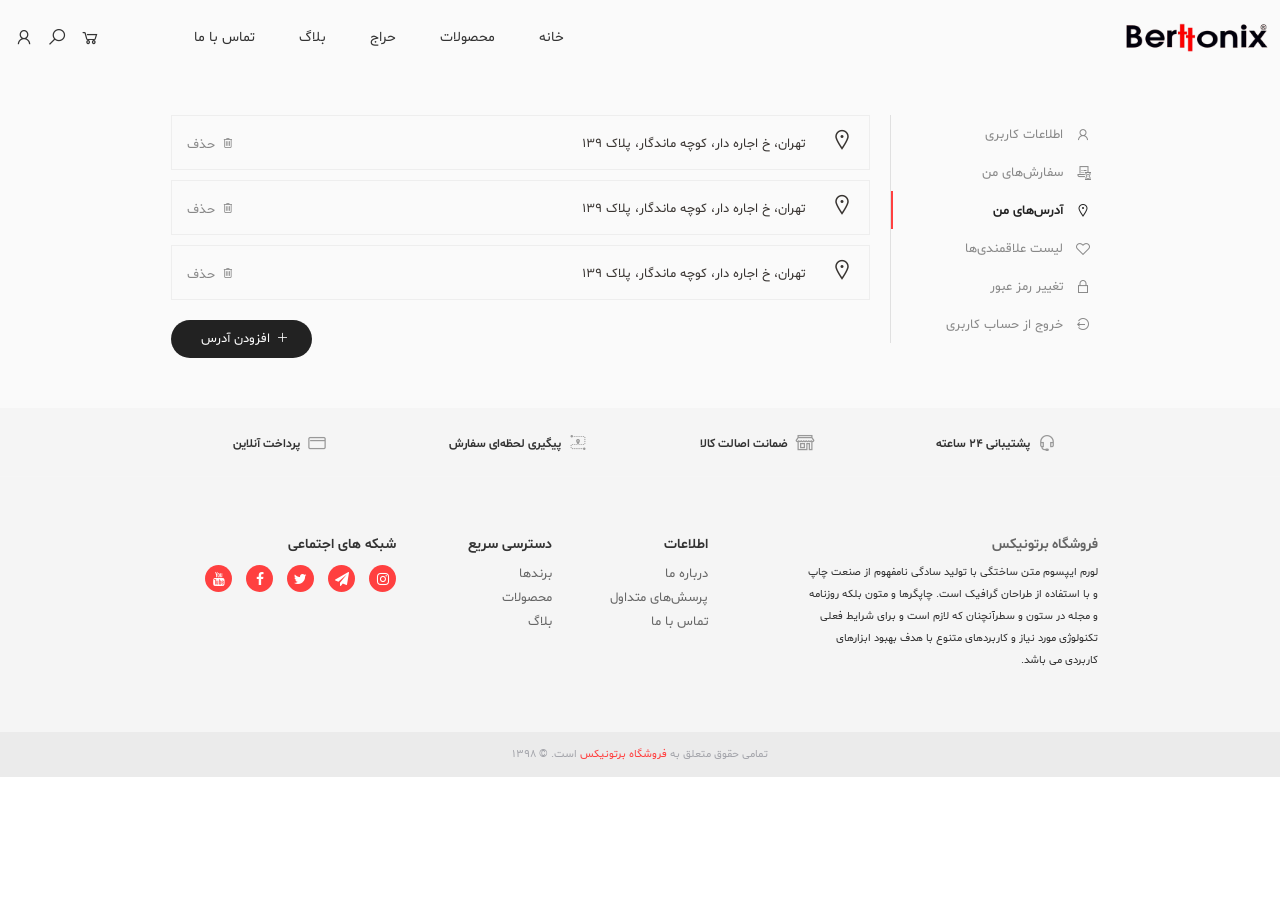
<file: profile-address.html>
<!DOCTYPE html>
<html>

<head>
	<title>فروشگاه کالو</title>
	<meta charset="utf-8" />
	<meta name="viewport" content="width=device-width">
	<!-- <link rel="icon" href="images/logo.png" sizes="16x16" type="image/png"> -->
	<link href="css/bootstrap.rtl.css" rel="stylesheet" />
	<link href="css/flickity.css" rel="stylesheet" type="text/css">
	<link href="css/font-awesome.css" rel="stylesheet">
	<link href="css/bt-font.css" rel="stylesheet">
	<link href="css/style.css" rel="stylesheet" type="text/css">
</head>

<body>
	<header class="inner-header">
		<div class="mob-head clearfix">
			<div class="mob-menu-tr">
				<i class="bt-menu"></i>
			</div>
			<div class="mob-logo">
				<a href="#">
					<img src="images/logo.png" alt="">
					<h1>کفش برتونیکس</h1>
				</a>
			</div>
			<div class="mob-head-acc">
				<a href="#">
					<i class="bt-user"></i>
				</a>
				<a href="#">
					<i class="bt-cart"></i>
				</a>
			</div>
			<div class="mob-menu-win">
				<ul>
					<li>
						<a href="#">خانه</a>
					</li>
					<li>
						<a href="#">محصولات</a>
					</li>
					<li>
						<a href="#">حراج</a>
					</li>
					<li>
						<a href="#">بلاگ</a>
					</li>
					<li>
						<a href="#">تماس با ما</a>
					</li>
				</ul>
				<div class="mob-menu-close">
					<i class="bt-close"></i>
				</div>
			</div>
		</div>
		<div class="head">
			<div class="head-bottom">
				<div class="main-wrap">
					<div class="row">
						<div class="logo">
							<a href="#">
								<img src="images/logo.png" alt="">
							</a>
						</div>
						<div class="head-tools">
							<a href="#">
								<i class="bt-cart"></i>
							</a>
							<a href="#" id="search-tr">
								<i class="bt-search"></i>
							</a>
							<a href="#">
								<i class="bt-user"></i>
							</a>
						</div>
						<div class="main-menu">
							<ul>
								<li>
									<a href="#">خانه</a>
								</li>
								<li>
									<a href="#">محصولات</a>
									<div class="sub-menu">
										<div class="container">
											<div class="col-sm-8 col-sm-offset-2">
												<div class="col-sm-3">
													<div class="sub-menu-col">
														<h4>کفش</h4>
														<ul class="clearfix">
															<li>
																<a href="#">زنانه</a>
															</li>
															<li>
																<a href="#">مردانه</a>
															</li>
															<li>
																<a href="#">بچه‌گانه</a>
															</li>
														</ul>
													</div>
												</div>
												<div class="col-sm-3">
													<div class="sub-menu-col">
														<h4>کیف</h4>
														<ul class="clearfix">
															<li>
																<a href="#">زنانه</a>
															</li>
															<li>
																<a href="#">مردانه</a>
															</li>
															<li>
																<a href="#">کوله‌پشتی</a>
															</li>
														</ul>
													</div>
												</div>
												<div class="col-sm-3">
													<div class="sub-menu-col">
														<h4>اکسسوری</h4>
														<ul class="clearfix">
															<li>
																<a href="#">زیورآلات</a>
															</li>
															<li>
																<a href="#">کیف پول</a>
															</li>
															<li>
																<a href="#">جاسوییچی</a>
															</li>
														</ul>
													</div>
												</div>
											</div>
											</div>
											<div class="row">

										</div>
									</div>
								</li>
								<li>
									<a href="#">حراج</a>
								</li>
								<li>
									<a href="#">بلاگ</a>
								</li>
								<li>
									<a href="#">تماس با ما</a>
								</li>
							</ul>
						</div>
					</div>
				</div>
			</div>
		</div>
		<div class="search-win">
			<div class="search-close">
				<i class="bt-close"></i>
				<span>بستن پنجره</span>
			</div>
			<div class="container">
				<div class="col-sm-4 col-sm-offset-4">
					<div class="search-input">
						<input type="text" placeholder="جستجو در محصولات">
						<button type="button" name="button">
							<i class="bt-search"></i>
						</button>
					</div>
				</div>
			</div>
			<div class="result-view"></div>
		</div>
	</header>
	<div class="inner-content">
		<div class="profile-page">
			<div class="container">
				<div class="col-sm-10 col-sm-offset-1">
					<div class="row">
						<div class="col-sm-3">
							<div class="profile-nav">
								<ul>
									<li >
										<a href="#">
											<i class="bt-user"></i>
											<span>اطلاعات کاربری</span>
										</a>
									</li>
									<li>
										<a href="#">
											<i class="bt-order-history"></i>
											<span>سفارش‌های من</span>
										</a>
									</li>
									<li class="current-page">
										<a href="#">
											<i class="bt-location"></i>
											<span>آدرس‌های من</span>
										</a>
									</li>
									<li>
										<a href="#">
											<i class="bt-heart"></i>
											<span>لیست علاقمندی‌ها</span>
										</a>
									</li>
									<li >
										<a href="#">
											<i class="bt-lock"></i>
											<span>تغییر رمز عبور</span>
										</a>
									</li>
									<li>
										<a href="#">
											<i class="bt-logout"></i>
											<span>خروج از حساب کاربری</span>
										</a>
									</li>
								</ul>
							</div>
						</div>
						<div class="col-sm-9">
							<div class="address-list">
								<div class="address-row clearfix">
									<div class="address-ic">
										<i class="bt-location"></i>
									</div>
									<div class="address-text">
										<span>تهران، خ اجاره دار، کوچه ماندگار، پلاک ۱۳۹</span>
									</div>
									<div class="address-rmv">
										<a href="#">
											<i class="bt-trash"></i>
											<span>حذف</span>
										</a>
									</div>
								</div>
								<div class="address-row clearfix">
									<div class="address-ic">
										<i class="bt-location"></i>
									</div>
									<div class="address-text">
										<span>تهران، خ اجاره دار، کوچه ماندگار، پلاک ۱۳۹</span>
									</div>
									<div class="address-rmv">
										<a href="#">
											<i class="bt-trash"></i>
											<span>حذف</span>
										</a>
									</div>
								</div>
								<div class="address-row clearfix">
									<div class="address-ic">
										<i class="bt-location"></i>
									</div>
									<div class="address-text">
										<span>تهران، خ اجاره دار، کوچه ماندگار، پلاک ۱۳۹</span>
									</div>
									<div class="address-rmv">
										<a href="#">
											<i class="bt-trash"></i>
											<span>حذف</span>
										</a>
									</div>
								</div>
							</div>
							<div class="edit-profile clearfix">
								<a href="#">
									<i class="bt-plus"></i>
									<span>افزودن آدرس</span>
								</a>
							</div>
						</div>
					</div>
				</div>
			</div>
		</div>
	</div>
	<footer>
		<div class="footer-top">
			<div class="guaranty-row">
				<div class="container">
					<div class="row">
						<div class="col-sm-10 col-sm-offset-1">
							<div class="container">
								<div class="row">
									<div class="col-sm-3">
										<div class="guaranty-one">
											<i class="bt-support"></i>
											<span>پشتیبانی ۲۴ ساعته</span>
										</div>
									</div>
									<div class="col-sm-3">
										<div class="guaranty-one">
											<i class="bt-shop"></i>
											<span>ضمانت اصالت کالا</span>
										</div>
									</div>
									<div class="col-sm-3">
										<div class="guaranty-one">
											<i class="bt-track-order"></i>
											<span>پیگیری لحظه‌ای سفارش</span>
										</div>
									</div>
									<div class="col-sm-3">
										<div class="guaranty-one">
											<i class="bt-credit-card"></i>
											<span>پرداخت آنلاین</span>
										</div>
									</div>
								</div>
							</div>
						</div>
					</div>
				</div>
			</div>
		</div>
		<div class="footer-bottom">
			<div class="container">
				<div class="row">
					<div class="col-sm-10 col-sm-offset-1">
						<div class="container">
							<div class="col-sm-4">
								<div class="footer-about">
									<h3>فروشگاه برتونیکس</h3>
									<p>لورم ایپسوم متن ساختگی با تولید سادگی نامفهوم از صنعت چاپ و با استفاده از طراحان گرافیک است. چاپگرها و متون بلکه روزنامه و مجله در ستون و سطرآنچنان که لازم است و برای شرایط فعلی تکنولوژی مورد نیاز و کاربردهای متنوع با هدف بهبود ابزارهای کاربردی می باشد.</p>
								</div>
							</div>
							<div class="col-sm-2 col-sm-offset-1">
									<div class="footer-col">
											<h3>اطلاعات</h3>
											<ul>
													<li>
															<a href="#">درباره ما</a>
													</li>
													<li>
															<a href="#">پرسش‌های متداول</a>
													</li>
													<li>
															<a href="#">تماس با ما</a>
													</li>

											</ul>
									</div>
							</div>
							<div class="col-sm-2">
									<div class="footer-col">
											<h3>دسترسی سریع</h3>
											<ul>
													<li>
															<a href="#">برند‌ها</a>
													</li>
													<li>
															<a href="/siteuser/login">محصولات</a>
													</li>
													<li>
															<a href="/po/blog">بلاگ</a>
													</li>
											</ul>
									</div>
							</div>
							<div class="col-sm-3">
									<div class="footer-col social">
											<h3>شبکه های اجتماعی</h3>
											<ul>
													<li>
															<a href="#">
																	<i class="fa fa-instagram"></i>
															</a>
													</li>
													<li>
															<a href="#">
																	<i class="fa fa-paper-plane"></i>
															</a>
													</li>
													<li>
															<a href="#">
																	<i class="fa fa-twitter"></i>
															</a>
													</li>
													<li>
															<a href="#">
																	<i class="fa fa-facebook"></i>
															</a>
													</li>
													<li>
															<a href="#">
																	<i class="fa fa-youtube"></i>
															</a>
													</li>
											</ul>
									</div>
							</div>

						</div>
					</div>
				</div>
			</div>
				<div class="copyright">
						<span>تمامی حقوق متعلق به</span>
						<a href="#">فروشگاه برتونیکس</a>
						<span>است.</span>
						<span>© ۱۳۹۸</span>
				</div>
		</div>
	</footer>
	<script src="js/jquery.js"></script>
	<script src="js/bootstrap.min.js"></script>
	<script src="js/jquery-ui.js"></script>
	<script src="js/classie.js"></script>
	<script src="js/modalEffects.js"></script>
	<script src="js/flickity.pkgd.min.js"></script>

	<script>
	$('.mob-menu-tr').click(function () {
        $('.mob-menu-win').addClass('show-up');
    });
    $('.mob-menu-close').click(function () {
        $('.mob-menu-win').removeClass('show-up');
    });

	$(window).scroll(function () {
	    if ($(window).scrollTop() >= 80) {
	        $('header').addClass('fixed-header');
	    }
	    else {
	        $('header').removeClass('fixed-header');
	    }

			if ($(window).scrollTop() >= 80) {
	        $('content').addClass('top-padding');
	    }
	    else {
	        $('header').removeClass('top-padding');
	    }
	});
	$( function() {
    $( "#account-tabs" ).tabs();
  } );


	</script>
</body>

</html>
</file>
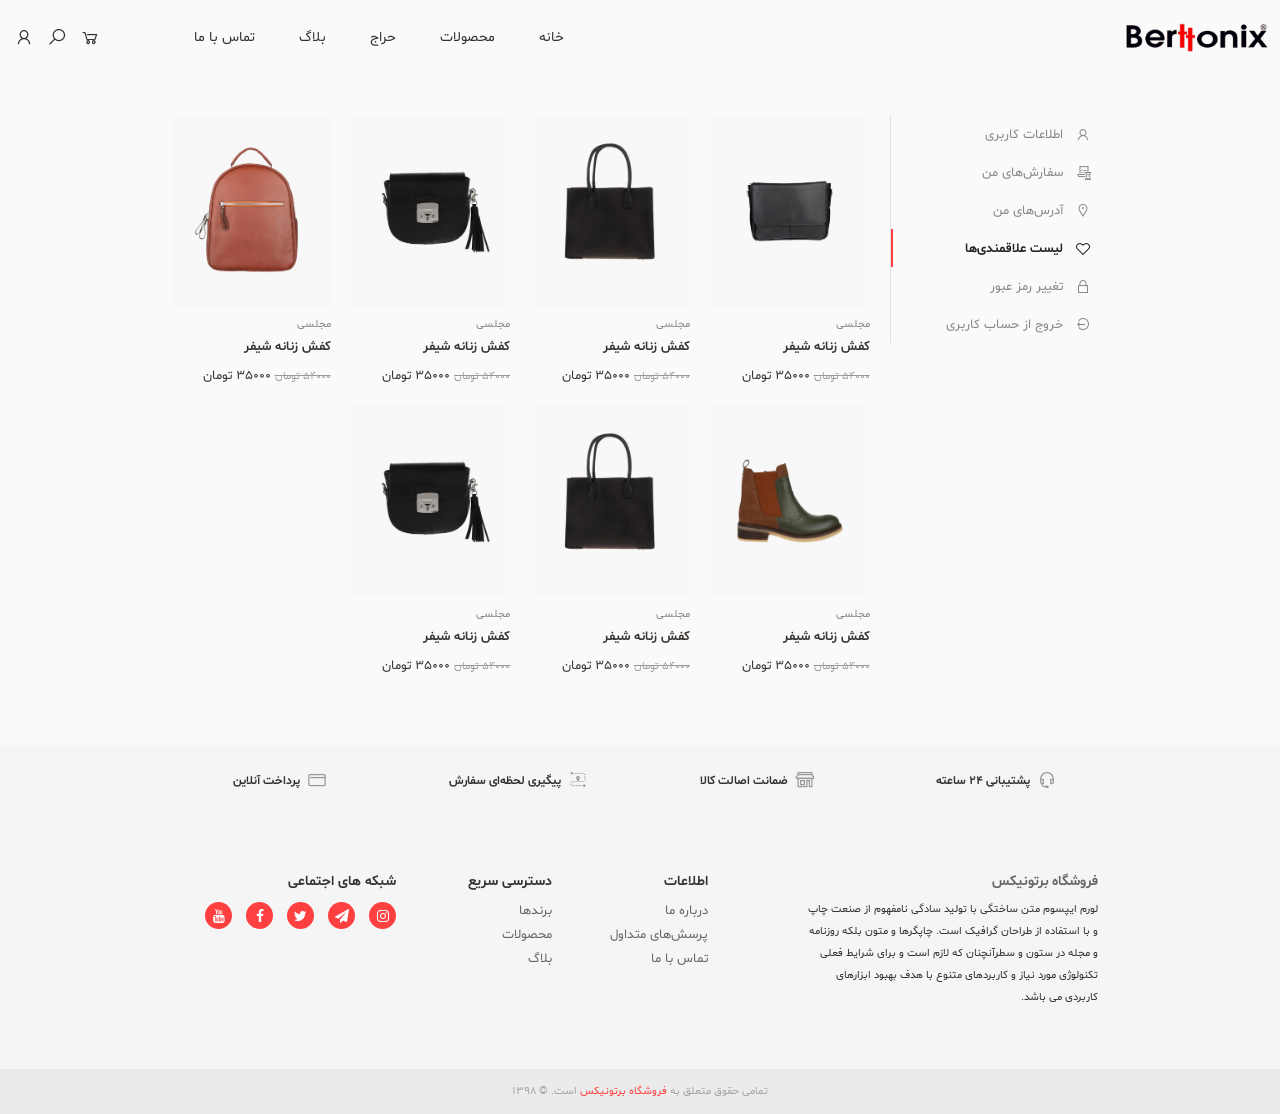
<file: profile-faves.html>
<!DOCTYPE html>
<html>

<head>
	<title>فروشگاه کالو</title>
	<meta charset="utf-8" />
	<meta name="viewport" content="width=device-width">
	<!-- <link rel="icon" href="images/logo.png" sizes="16x16" type="image/png"> -->
	<link href="css/bootstrap.rtl.css" rel="stylesheet" />
	<link href="css/flickity.css" rel="stylesheet" type="text/css">
	<link href="css/font-awesome.css" rel="stylesheet">
	<link href="css/bt-font.css" rel="stylesheet">
	<link href="css/style.css" rel="stylesheet" type="text/css">
</head>

<body>
	<header class="inner-header">
		<div class="mob-head clearfix">
			<div class="mob-menu-tr">
				<i class="bt-menu"></i>
			</div>
			<div class="mob-logo">
				<a href="#">
					<img src="images/logo.png" alt="">
					<h1>کفش برتونیکس</h1>
				</a>
			</div>
			<div class="mob-head-acc">
				<a href="#">
					<i class="bt-user"></i>
				</a>
				<a href="#">
					<i class="bt-cart"></i>
				</a>
			</div>
			<div class="mob-menu-win">
				<ul>
					<li>
						<a href="#">خانه</a>
					</li>
					<li>
						<a href="#">محصولات</a>
					</li>
					<li>
						<a href="#">حراج</a>
					</li>
					<li>
						<a href="#">بلاگ</a>
					</li>
					<li>
						<a href="#">تماس با ما</a>
					</li>
				</ul>
				<div class="mob-menu-close">
					<i class="bt-close"></i>
				</div>
			</div>
		</div>
		<div class="head">
			<div class="head-bottom">
				<div class="main-wrap">
					<div class="row">
						<div class="logo">
							<a href="#">
								<img src="images/logo.png" alt="">
							</a>
						</div>
						<div class="head-tools">
							<a href="#">
								<i class="bt-cart"></i>
							</a>
							<a href="#" id="search-tr">
								<i class="bt-search"></i>
							</a>
							<a href="#">
								<i class="bt-user"></i>
							</a>
						</div>
						<div class="main-menu">
							<ul>
								<li>
									<a href="#">خانه</a>
								</li>
								<li>
									<a href="#">محصولات</a>
									<div class="sub-menu">
										<div class="container">
											<div class="col-sm-8 col-sm-offset-2">
												<div class="col-sm-3">
													<div class="sub-menu-col">
														<h4>کفش</h4>
														<ul class="clearfix">
				                      <li>
				                        <a href="#">زنانه</a>
				                      </li>
				                      <li>
				                        <a href="#">مردانه</a>
				                      </li>
				                      <li>
				                        <a href="#">بچه‌گانه</a>
				                      </li>
				                    </ul>
													</div>
												</div>
												<div class="col-sm-3">
													<div class="sub-menu-col">
														<h4>کیف</h4>
														<ul class="clearfix">
				                      <li>
				                        <a href="#">زنانه</a>
				                      </li>
				                      <li>
				                        <a href="#">مردانه</a>
				                      </li>
				                      <li>
				                        <a href="#">کوله‌پشتی</a>
				                      </li>
				                    </ul>
													</div>
												</div>
												<div class="col-sm-3">
													<div class="sub-menu-col">
														<h4>اکسسوری</h4>
														<ul class="clearfix">
				                      <li>
				                        <a href="#">زیورآلات</a>
				                      </li>
				                      <li>
				                        <a href="#">کیف پول</a>
				                      </li>
				                      <li>
				                        <a href="#">جاسوییچی</a>
				                      </li>
				                    </ul>
													</div>
												</div>
											</div>
											</div>
											<div class="row">

										</div>
                  </div>
								</li>
								<li>
									<a href="#">حراج</a>
								</li>
								<li>
									<a href="#">بلاگ</a>
								</li>
								<li>
									<a href="#">تماس با ما</a>
								</li>
							</ul>
						</div>
					</div>
				</div>
			</div>
		</div>
		<div class="search-win">
			<div class="search-close">
				<i class="bt-close"></i>
				<span>بستن پنجره</span>
			</div>
			<div class="container">
				<div class="col-sm-4 col-sm-offset-4">
					<div class="search-input">
						<input type="text" placeholder="جستجو در محصولات">
						<button type="button" name="button">
							<i class="bt-search"></i>
						</button>
					</div>
				</div>
			</div>
			<div class="result-view"></div>
		</div>
	</header>
	<div class="inner-content">
		<div class="profile-page">
			<div class="container">
				<div class="col-sm-10 col-sm-offset-1">
					<div class="row">
						<div class="col-sm-3">
							<div class="profile-nav">
								<ul>
									<li >
										<a href="#">
											<i class="bt-user"></i>
											<span>اطلاعات کاربری</span>
										</a>
									</li>
									<li>
										<a href="#">
											<i class="bt-order-history"></i>
											<span>سفارش‌های من</span>
										</a>
									</li>
									<li>
										<a href="#">
											<i class="bt-location"></i>
											<span>آدرس‌های من</span>
										</a>
									</li>
									<li class="current-page">
										<a href="#" >
											<i class="bt-heart"></i>
											<span>لیست علاقمندی‌ها</span>
										</a>
									</li>
									<li>
										<a href="#">
											<i class="bt-lock"></i>
											<span>تغییر رمز عبور</span>
										</a>
									</li>
									<li>
										<a href="#">
											<i class="bt-logout"></i>
											<span>خروج از حساب کاربری</span>
										</a>
									</li>
								</ul>
							</div>
						</div>
						<div class="col-sm-9">
							<div class="fave-list">
								<div class="row">
									<div class="col-sm-3">
										<div class="product-item-one">
											<div class="product-item-pic">
												<a href="#">
													<img src="images/sample-product-22.jpg" alt="" />
												</a>
												<div class="product-item-tools">
													<a href="#">
														<i class="bt-heart"></i>
													</a>
													<a href="#">
														<i class="bt-shopping-bag"></i>
													</a>
												</div>
												<div class="product-quick">
													<a href="#">
														<i class="bt-eye"></i>
														نمایش سریع
													</a>
												</div>
											</div>
											<div class="product-item-title">
												<span>مجلسی</span>
												<h4>کفش زنانه شیفر</h4>
											</div>
											<div class="product-item-price clearfix">
												<div class="item-price">
													<span class="ex-price">۵۴۰۰۰ تومان</span>
													<span>۳۵۰۰۰ تومان</span>
												</div>
											</div>
										</div>
									</div>
									<div class="col-sm-3">
										<div class="product-item-one">
											<div class="product-item-pic">
												<a href="#">
													<img src="images/sample-product-21.jpg" alt="" />
												</a>
												<div class="product-item-tools">
													<a href="#">
														<i class="bt-heart"></i>
													</a>
													<a href="#">
														<i class="bt-shopping-bag"></i>
													</a>
												</div>
												<div class="product-quick">
													<a href="#">
														<i class="bt-eye"></i>
														نمایش سریع
													</a>
												</div>
											</div>
											<div class="product-item-title">
												<span>مجلسی</span>
												<h4>کفش زنانه شیفر</h4>
											</div>
											<div class="product-item-price clearfix">
												<div class="item-price">
													<span class="ex-price">۵۴۰۰۰ تومان</span>
													<span>۳۵۰۰۰ تومان</span>
												</div>
											</div>
										</div>
									</div>
									<div class="col-sm-3">
										<div class="product-item-one">
											<div class="product-item-pic">
												<a href="#">
													<img src="images/sample-product-20.jpg" alt="" />
												</a>
												<div class="product-item-tools">
													<a href="#">
														<i class="bt-heart"></i>
													</a>
													<a href="#">
														<i class="bt-shopping-bag"></i>
													</a>
												</div>
												<div class="product-quick">
													<a href="#">
														<i class="bt-eye"></i>
														نمایش سریع
													</a>
												</div>
											</div>
											<div class="product-item-title">
												<span>مجلسی</span>
												<h4>کفش زنانه شیفر</h4>
											</div>
											<div class="product-item-price clearfix">
												<div class="item-price">
													<span class="ex-price">۵۴۰۰۰ تومان</span>
													<span>۳۵۰۰۰ تومان</span>
												</div>
											</div>
										</div>
									</div>
									<div class="col-sm-3">
										<div class="product-item-one">
											<div class="product-item-pic">
												<a href="#">
													<img src="images/sample-product-24.jpg" alt="" />
												</a>
												<div class="product-item-tools">
													<a href="#">
														<i class="bt-heart"></i>
													</a>
													<a href="#">
														<i class="bt-shopping-bag"></i>
													</a>
												</div>
												<div class="product-quick">
													<a href="#">
														<i class="bt-eye"></i>
														نمایش سریع
													</a>
												</div>
											</div>
											<div class="product-item-title">
												<span>مجلسی</span>
												<h4>کفش زنانه شیفر</h4>
											</div>
											<div class="product-item-price clearfix">
												<div class="item-price">
													<span class="ex-price">۵۴۰۰۰ تومان</span>
													<span>۳۵۰۰۰ تومان</span>
												</div>
											</div>
										</div>
									</div>
									<div class="col-sm-3">
										<div class="product-item-one">
											<div class="product-item-pic">
												<a href="#">
													<img src="images/sample-product-23.jpg" alt="" />
												</a>
												<div class="product-item-tools">
													<a href="#">
														<i class="bt-heart"></i>
													</a>
													<a href="#">
														<i class="bt-shopping-bag"></i>
													</a>
												</div>
												<div class="product-quick">
													<a href="#">
														<i class="bt-eye"></i>
														نمایش سریع
													</a>
												</div>
											</div>
											<div class="product-item-title">
												<span>مجلسی</span>
												<h4>کفش زنانه شیفر</h4>
											</div>
											<div class="product-item-price clearfix">
												<div class="item-price">
													<span class="ex-price">۵۴۰۰۰ تومان</span>
													<span>۳۵۰۰۰ تومان</span>
												</div>
											</div>
										</div>
									</div>
									<div class="col-sm-3">
										<div class="product-item-one">
											<div class="product-item-pic">
												<a href="#">
													<img src="images/sample-product-21.jpg" alt="" />
												</a>
												<div class="product-item-tools">
													<a href="#">
														<i class="bt-heart"></i>
													</a>
													<a href="#">
														<i class="bt-shopping-bag"></i>
													</a>
												</div>
												<div class="product-quick">
													<a href="#">
														<i class="bt-eye"></i>
														نمایش سریع
													</a>
												</div>
											</div>
											<div class="product-item-title">
												<span>مجلسی</span>
												<h4>کفش زنانه شیفر</h4>
											</div>
											<div class="product-item-price clearfix">
												<div class="item-price">
													<span class="ex-price">۵۴۰۰۰ تومان</span>
													<span>۳۵۰۰۰ تومان</span>
												</div>
											</div>
										</div>
									</div>
									<div class="col-sm-3">
										<div class="product-item-one">
											<div class="product-item-pic">
												<a href="#">
													<img src="images/sample-product-20.jpg" alt="" />
												</a>
												<div class="product-item-tools">
													<a href="#">
														<i class="bt-heart"></i>
													</a>
													<a href="#">
														<i class="bt-shopping-bag"></i>
													</a>
												</div>
												<div class="product-quick">
													<a href="#">
														<i class="bt-eye"></i>
														نمایش سریع
													</a>
												</div>
											</div>
											<div class="product-item-title">
												<span>مجلسی</span>
												<h4>کفش زنانه شیفر</h4>
											</div>
											<div class="product-item-price clearfix">
												<div class="item-price">
													<span class="ex-price">۵۴۰۰۰ تومان</span>
													<span>۳۵۰۰۰ تومان</span>
												</div>
											</div>
										</div>
									</div>
								</div>
							</div>
						</div>
					</div>
				</div>
			</div>
		</div>
	</div>
	<footer>
		<div class="footer-top">
			<div class="guaranty-row">
				<div class="container">
					<div class="row">
						<div class="col-sm-10 col-sm-offset-1">
							<div class="container">
								<div class="row">
									<div class="col-sm-3">
										<div class="guaranty-one">
											<i class="bt-support"></i>
											<span>پشتیبانی ۲۴ ساعته</span>
										</div>
									</div>
									<div class="col-sm-3">
										<div class="guaranty-one">
											<i class="bt-shop"></i>
											<span>ضمانت اصالت کالا</span>
										</div>
									</div>
									<div class="col-sm-3">
										<div class="guaranty-one">
											<i class="bt-track-order"></i>
											<span>پیگیری لحظه‌ای سفارش</span>
										</div>
									</div>
									<div class="col-sm-3">
										<div class="guaranty-one">
											<i class="bt-credit-card"></i>
											<span>پرداخت آنلاین</span>
										</div>
									</div>
								</div>
							</div>
						</div>
					</div>
				</div>
			</div>
		</div>
		<div class="footer-bottom">
			<div class="container">
				<div class="row">
					<div class="col-sm-10 col-sm-offset-1">
						<div class="container">
							<div class="col-sm-4">
								<div class="footer-about">
									<h3>فروشگاه برتونیکس</h3>
									<p>لورم ایپسوم متن ساختگی با تولید سادگی نامفهوم از صنعت چاپ و با استفاده از طراحان گرافیک است. چاپگرها و متون بلکه روزنامه و مجله در ستون و سطرآنچنان که لازم است و برای شرایط فعلی تکنولوژی مورد نیاز و کاربردهای متنوع با هدف بهبود ابزارهای کاربردی می باشد.</p>
								</div>
							</div>
							<div class="col-sm-2 col-sm-offset-1">
									<div class="footer-col">
											<h3>اطلاعات</h3>
											<ul>
													<li>
															<a href="#">درباره ما</a>
													</li>
													<li>
															<a href="#">پرسش‌های متداول</a>
													</li>
													<li>
															<a href="#">تماس با ما</a>
													</li>

											</ul>
									</div>
							</div>
							<div class="col-sm-2">
									<div class="footer-col">
											<h3>دسترسی سریع</h3>
											<ul>
													<li>
															<a href="#">برند‌ها</a>
													</li>
													<li>
															<a href="/siteuser/login">محصولات</a>
													</li>
													<li>
															<a href="/po/blog">بلاگ</a>
													</li>
											</ul>
									</div>
							</div>
							<div class="col-sm-3">
									<div class="footer-col social">
											<h3>شبکه های اجتماعی</h3>
											<ul>
													<li>
															<a href="#">
																	<i class="fa fa-instagram"></i>
															</a>
													</li>
													<li>
															<a href="#">
																	<i class="fa fa-paper-plane"></i>
															</a>
													</li>
													<li>
															<a href="#">
																	<i class="fa fa-twitter"></i>
															</a>
													</li>
													<li>
															<a href="#">
																	<i class="fa fa-facebook"></i>
															</a>
													</li>
													<li>
															<a href="#">
																	<i class="fa fa-youtube"></i>
															</a>
													</li>
											</ul>
									</div>
							</div>

						</div>
					</div>
				</div>
			</div>
				<div class="copyright">
						<span>تمامی حقوق متعلق به</span>
						<a href="#">فروشگاه برتونیکس</a>
						<span>است.</span>
						<span>© ۱۳۹۸</span>
				</div>
		</div>
	</footer>
	<script src="js/jquery.js"></script>
	<script src="js/bootstrap.min.js"></script>
	<script src="js/jquery-ui.js"></script>
	<script src="js/classie.js"></script>
	<script src="js/modalEffects.js"></script>
	<script src="js/flickity.pkgd.min.js"></script>

	<script>
	$('.mob-menu-tr').click(function () {
        $('.mob-menu-win').addClass('show-up');
    });
    $('.mob-menu-close').click(function () {
        $('.mob-menu-win').removeClass('show-up');
    });

	$(window).scroll(function () {
	    if ($(window).scrollTop() >= 80) {
	        $('header').addClass('fixed-header');
	    }
	    else {
	        $('header').removeClass('fixed-header');
	    }

			if ($(window).scrollTop() >= 80) {
	        $('content').addClass('top-padding');
	    }
	    else {
	        $('header').removeClass('top-padding');
	    }
	});
	$( function() {
    $( "#account-tabs" ).tabs();
  } );


	</script>
</body>

</html>
</file>
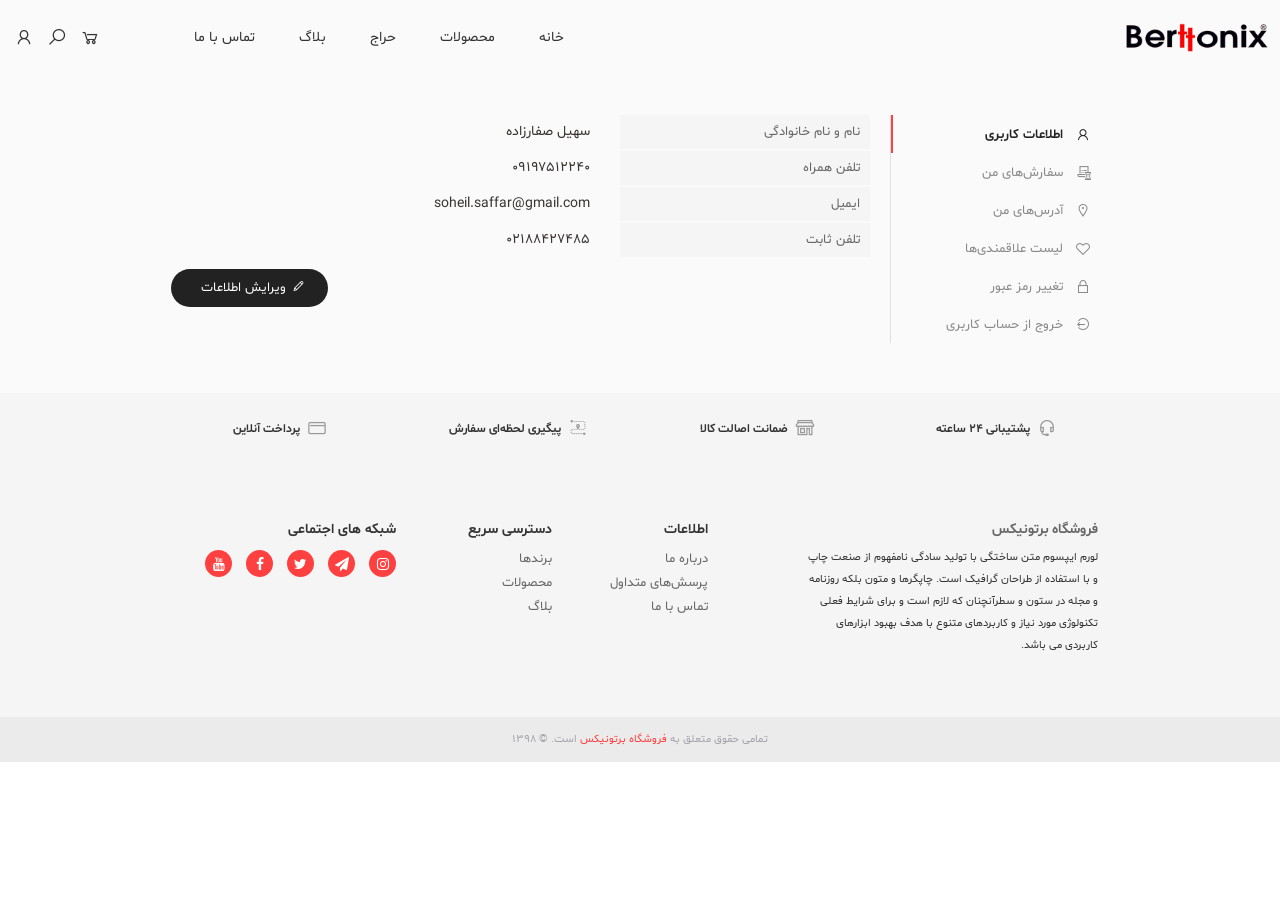
<file: profile-info.html>
<!DOCTYPE html>
<html>

<head>
	<title>فروشگاه کالو</title>
	<meta charset="utf-8" />
	<meta name="viewport" content="width=device-width">
	<!-- <link rel="icon" href="images/logo.png" sizes="16x16" type="image/png"> -->
	<link href="css/bootstrap.rtl.css" rel="stylesheet" />
	<link href="css/flickity.css" rel="stylesheet" type="text/css">
	<link href="css/font-awesome.css" rel="stylesheet">
	<link href="css/bt-font.css" rel="stylesheet">
	<link href="css/style.css" rel="stylesheet" type="text/css">
</head>

<body>
	<header class="inner-header">
		<div class="mob-head clearfix">
			<div class="mob-menu-tr">
				<i class="bt-menu"></i>
			</div>
			<div class="mob-logo">
				<a href="#">
					<img src="images/logo.png" alt="">
					<h1>کفش برتونیکس</h1>
				</a>
			</div>
			<div class="mob-head-acc">
				<a href="#">
					<i class="bt-user"></i>
				</a>
				<a href="#">
					<i class="bt-cart"></i>
				</a>
			</div>
			<div class="mob-menu-win">
				<ul>
					<li>
						<a href="#">خانه</a>
					</li>
					<li>
						<a href="#">محصولات</a>
					</li>
					<li>
						<a href="#">حراج</a>
					</li>
					<li>
						<a href="#">بلاگ</a>
					</li>
					<li>
						<a href="#">تماس با ما</a>
					</li>
				</ul>
				<div class="mob-menu-close">
					<i class="bt-close"></i>
				</div>
			</div>
		</div>
		<div class="head">
			<div class="head-bottom">
				<div class="main-wrap">
					<div class="row">
						<div class="logo">
							<a href="#">
								<img src="images/logo.png" alt="">
							</a>
						</div>
						<div class="head-tools">
							<a href="#">
								<i class="bt-cart"></i>
							</a>
							<a href="#" id="search-tr">
								<i class="bt-search"></i>
							</a>
							<a href="#">
								<i class="bt-user"></i>
							</a>
						</div>
						<div class="main-menu">
							<ul>
								<li>
									<a href="#">خانه</a>
								</li>
								<li>
									<a href="#">محصولات</a>
									<div class="sub-menu">
										<div class="container">
											<div class="col-sm-8 col-sm-offset-2">
												<div class="col-sm-3">
													<div class="sub-menu-col">
														<h4>کفش</h4>
														<ul class="clearfix">
															<li>
																<a href="#">زنانه</a>
															</li>
															<li>
																<a href="#">مردانه</a>
															</li>
															<li>
																<a href="#">بچه‌گانه</a>
															</li>
														</ul>
													</div>
												</div>
												<div class="col-sm-3">
													<div class="sub-menu-col">
														<h4>کیف</h4>
														<ul class="clearfix">
															<li>
																<a href="#">زنانه</a>
															</li>
															<li>
																<a href="#">مردانه</a>
															</li>
															<li>
																<a href="#">کوله‌پشتی</a>
															</li>
														</ul>
													</div>
												</div>
												<div class="col-sm-3">
													<div class="sub-menu-col">
														<h4>اکسسوری</h4>
														<ul class="clearfix">
															<li>
																<a href="#">زیورآلات</a>
															</li>
															<li>
																<a href="#">کیف پول</a>
															</li>
															<li>
																<a href="#">جاسوییچی</a>
															</li>
														</ul>
													</div>
												</div>
											</div>
											</div>
											<div class="row">

										</div>
									</div>
								</li>
								<li>
									<a href="#">حراج</a>
								</li>
								<li>
									<a href="#">بلاگ</a>
								</li>
								<li>
									<a href="#">تماس با ما</a>
								</li>
							</ul>
						</div>
					</div>
				</div>
			</div>
		</div>
		<div class="search-win">
			<div class="search-close">
				<i class="bt-close"></i>
				<span>بستن پنجره</span>
			</div>
			<div class="container">
				<div class="col-sm-4 col-sm-offset-4">
					<div class="search-input">
						<input type="text" placeholder="جستجو در محصولات">
						<button type="button" name="button">
							<i class="bt-search"></i>
						</button>
					</div>
				</div>
			</div>
			<div class="result-view"></div>
		</div>
	</header>
	<div class="inner-content">
		<div class="profile-page">
			<div class="container">
				<div class="col-sm-10 col-sm-offset-1">
					<div class="row">
						<div class="col-sm-3">
							<div class="profile-nav">
								<ul>
									<li class="current-page">
										<a href="#">
											<i class="bt-user"></i>
											<span>اطلاعات کاربری</span>
										</a>
									</li>
									<li>
										<a href="#">
											<i class="bt-order-history"></i>
											<span>سفارش‌های من</span>
										</a>
									</li>
									<li>
										<a href="#">
											<i class="bt-location"></i>
											<span>آدرس‌های من</span>
										</a>
									</li>
									<li>
										<a href="#">
											<i class="bt-heart"></i>
											<span>لیست علاقمندی‌ها</span>
										</a>
									</li>
									<li>
										<a href="#">
											<i class="bt-lock"></i>
											<span>تغییر رمز عبور</span>
										</a>
									</li>
									<li>
										<a href="#">
											<i class="bt-logout"></i>
											<span>خروج از حساب کاربری</span>
										</a>
									</li>
								</ul>
							</div>
						</div>
						<div class="col-sm-9">
							<div class="profile-info">
								<div class="profile-info-row clearfix">
									<span class="info-title">نام و نام خانوادگی</span>
									<span class="info-value">سهیل صفارزاده</span>
								</div>
								<div class="profile-info-row clearfix">
									<span class="info-title">تلفن همراه</span>
									<span class="info-value">۰۹۱۹۷۵۱۲۲۴۰</span>
								</div>
								<div class="profile-info-row clearfix">
									<span class="info-title">ایمیل</span>
									<span class="info-value">soheil.saffar@gmail.com</span>
								</div>
								<div class="profile-info-row clearfix">
									<span class="info-title">تلفن ثابت</span>
									<span class="info-value">۰۲۱۸۸۴۲۷۴۸۵</span>
								</div>
								<div class="edit-profile clearfix">
									<a href="#">
										<i class="bt-edit"></i>
										<span>ویرایش اطلاعات</span>
									</a>
								</div>
							</div>
						</div>
					</div>
				</div>
			</div>
		</div>
	</div>
	<footer>
		<div class="footer-top">
			<div class="guaranty-row">
				<div class="container">
					<div class="row">
						<div class="col-sm-10 col-sm-offset-1">
							<div class="container">
								<div class="row">
									<div class="col-sm-3">
										<div class="guaranty-one">
											<i class="bt-support"></i>
											<span>پشتیبانی ۲۴ ساعته</span>
										</div>
									</div>
									<div class="col-sm-3">
										<div class="guaranty-one">
											<i class="bt-shop"></i>
											<span>ضمانت اصالت کالا</span>
										</div>
									</div>
									<div class="col-sm-3">
										<div class="guaranty-one">
											<i class="bt-track-order"></i>
											<span>پیگیری لحظه‌ای سفارش</span>
										</div>
									</div>
									<div class="col-sm-3">
										<div class="guaranty-one">
											<i class="bt-credit-card"></i>
											<span>پرداخت آنلاین</span>
										</div>
									</div>
								</div>
							</div>
						</div>
					</div>
				</div>
			</div>
		</div>
		<div class="footer-bottom">
			<div class="container">
				<div class="row">
					<div class="col-sm-10 col-sm-offset-1">
						<div class="container">
							<div class="col-sm-4">
								<div class="footer-about">
									<h3>فروشگاه برتونیکس</h3>
									<p>لورم ایپسوم متن ساختگی با تولید سادگی نامفهوم از صنعت چاپ و با استفاده از طراحان گرافیک است. چاپگرها و متون بلکه روزنامه و مجله در ستون و سطرآنچنان که لازم است و برای شرایط فعلی تکنولوژی مورد نیاز و کاربردهای متنوع با هدف بهبود ابزارهای کاربردی می باشد.</p>
								</div>
							</div>
							<div class="col-sm-2 col-sm-offset-1">
									<div class="footer-col">
											<h3>اطلاعات</h3>
											<ul>
													<li>
															<a href="#">درباره ما</a>
													</li>
													<li>
															<a href="#">پرسش‌های متداول</a>
													</li>
													<li>
															<a href="#">تماس با ما</a>
													</li>

											</ul>
									</div>
							</div>
							<div class="col-sm-2">
									<div class="footer-col">
											<h3>دسترسی سریع</h3>
											<ul>
													<li>
															<a href="#">برند‌ها</a>
													</li>
													<li>
															<a href="/siteuser/login">محصولات</a>
													</li>
													<li>
															<a href="/po/blog">بلاگ</a>
													</li>
											</ul>
									</div>
							</div>
							<div class="col-sm-3">
									<div class="footer-col social">
											<h3>شبکه های اجتماعی</h3>
											<ul>
													<li>
															<a href="#">
																	<i class="fa fa-instagram"></i>
															</a>
													</li>
													<li>
															<a href="#">
																	<i class="fa fa-paper-plane"></i>
															</a>
													</li>
													<li>
															<a href="#">
																	<i class="fa fa-twitter"></i>
															</a>
													</li>
													<li>
															<a href="#">
																	<i class="fa fa-facebook"></i>
															</a>
													</li>
													<li>
															<a href="#">
																	<i class="fa fa-youtube"></i>
															</a>
													</li>
											</ul>
									</div>
							</div>

						</div>
					</div>
				</div>
			</div>
				<div class="copyright">
						<span>تمامی حقوق متعلق به</span>
						<a href="#">فروشگاه برتونیکس</a>
						<span>است.</span>
						<span>© ۱۳۹۸</span>
				</div>
		</div>
	</footer>
	<script src="js/jquery.js"></script>
	<script src="js/bootstrap.min.js"></script>
	<script src="js/jquery-ui.js"></script>
	<script src="js/classie.js"></script>
	<script src="js/modalEffects.js"></script>
	<script src="js/flickity.pkgd.min.js"></script>

	<script>
	$('.mob-menu-tr').click(function () {
        $('.mob-menu-win').addClass('show-up');
    });
    $('.mob-menu-close').click(function () {
        $('.mob-menu-win').removeClass('show-up');
    });

	$(window).scroll(function () {
	    if ($(window).scrollTop() >= 80) {
	        $('header').addClass('fixed-header');
	    }
	    else {
	        $('header').removeClass('fixed-header');
	    }

			if ($(window).scrollTop() >= 80) {
	        $('content').addClass('top-padding');
	    }
	    else {
	        $('header').removeClass('top-padding');
	    }
	});
	$( function() {
    $( "#account-tabs" ).tabs();
  } );


	</script>
</body>

</html>
</file>
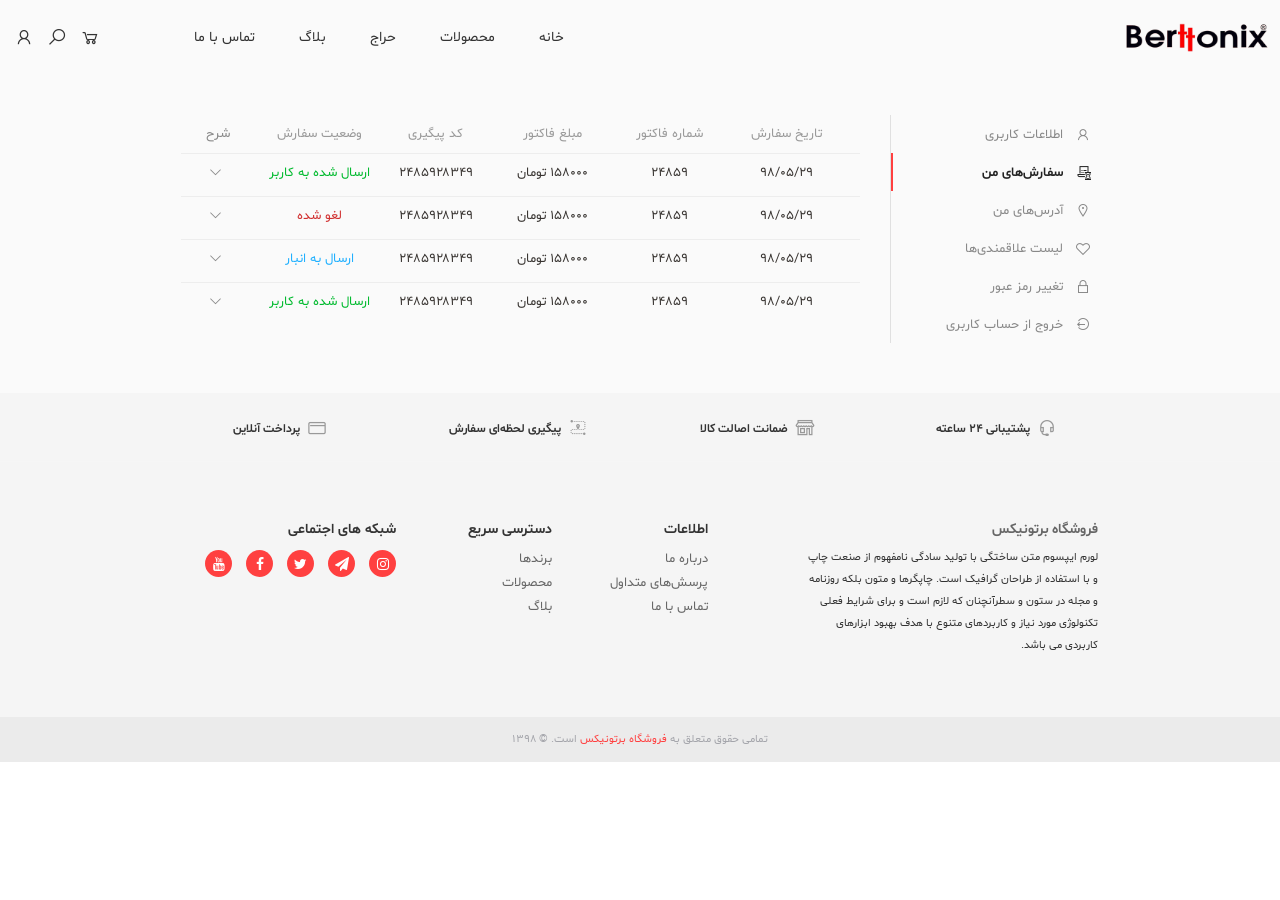
<file: profile-orders.html>
<!DOCTYPE html>
<html>

<head>
	<title>فروشگاه کالو</title>
	<meta charset="utf-8" />
	<meta name="viewport" content="width=device-width">
	<!-- <link rel="icon" href="images/logo.png" sizes="16x16" type="image/png"> -->
	<link href="css/bootstrap.rtl.css" rel="stylesheet" />
	<link href="css/flickity.css" rel="stylesheet" type="text/css">
	<link href="css/font-awesome.css" rel="stylesheet">
	<link href="css/bt-font.css" rel="stylesheet">
	<link href="css/style.css" rel="stylesheet" type="text/css">
</head>

<body>
	<header class="inner-header">
		<div class="mob-head clearfix">
			<div class="mob-menu-tr">
				<i class="bt-menu"></i>
			</div>
			<div class="mob-logo">
				<a href="#">
					<img src="images/logo.png" alt="">
					<h1>کفش برتونیکس</h1>
				</a>
			</div>
			<div class="mob-head-acc">
				<a href="#">
					<i class="bt-user"></i>
				</a>
				<a href="#">
					<i class="bt-cart"></i>
				</a>
			</div>
			<div class="mob-menu-win">
				<ul>
					<li>
						<a href="#">خانه</a>
					</li>
					<li>
						<a href="#">محصولات</a>
					</li>
					<li>
						<a href="#">حراج</a>
					</li>
					<li>
						<a href="#">بلاگ</a>
					</li>
					<li>
						<a href="#">تماس با ما</a>
					</li>
				</ul>
				<div class="mob-menu-close">
					<i class="bt-close"></i>
				</div>
			</div>
		</div>
		<div class="head">
			<div class="head-bottom">
				<div class="main-wrap">
					<div class="row">
						<div class="logo">
							<a href="#">
								<img src="images/logo.png" alt="">
							</a>
						</div>
						<div class="head-tools">
							<a href="#">
								<i class="bt-cart"></i>
							</a>
							<a href="#" id="search-tr">
								<i class="bt-search"></i>
							</a>
							<a href="#">
								<i class="bt-user"></i>
							</a>
						</div>
						<div class="main-menu">
							<ul>
								<li>
									<a href="#">خانه</a>
								</li>
								<li>
									<a href="#">محصولات</a>
									<div class="sub-menu">
										<div class="container">
											<div class="col-sm-8 col-sm-offset-2">
												<div class="col-sm-3">
													<div class="sub-menu-col">
														<h4>کفش</h4>
														<ul class="clearfix">
															<li>
																<a href="#">زنانه</a>
															</li>
															<li>
																<a href="#">مردانه</a>
															</li>
															<li>
																<a href="#">بچه‌گانه</a>
															</li>
														</ul>
													</div>
												</div>
												<div class="col-sm-3">
													<div class="sub-menu-col">
														<h4>کیف</h4>
														<ul class="clearfix">
															<li>
																<a href="#">زنانه</a>
															</li>
															<li>
																<a href="#">مردانه</a>
															</li>
															<li>
																<a href="#">کوله‌پشتی</a>
															</li>
														</ul>
													</div>
												</div>
												<div class="col-sm-3">
													<div class="sub-menu-col">
														<h4>اکسسوری</h4>
														<ul class="clearfix">
															<li>
																<a href="#">زیورآلات</a>
															</li>
															<li>
																<a href="#">کیف پول</a>
															</li>
															<li>
																<a href="#">جاسوییچی</a>
															</li>
														</ul>
													</div>
												</div>
											</div>
											</div>
											<div class="row">

										</div>
									</div>
								</li>
								<li>
									<a href="#">حراج</a>
								</li>
								<li>
									<a href="#">بلاگ</a>
								</li>
								<li>
									<a href="#">تماس با ما</a>
								</li>
							</ul>
						</div>
					</div>
				</div>
			</div>
		</div>
		<div class="search-win">
			<div class="search-close">
				<i class="bt-close"></i>
				<span>بستن پنجره</span>
			</div>
			<div class="container">
				<div class="col-sm-4 col-sm-offset-4">
					<div class="search-input">
						<input type="text" placeholder="جستجو در محصولات">
						<button type="button" name="button">
							<i class="bt-search"></i>
						</button>
					</div>
				</div>
			</div>
			<div class="result-view"></div>
		</div>
	</header>
	<div class="inner-content">
		<div class="profile-page">
			<div class="container">
				<div class="col-sm-10 col-sm-offset-1">
					<div class="row">
						<div class="col-sm-3">
							<div class="profile-nav">
								<ul>
									<li>
										<a href="#">
											<i class="bt-user"></i>
											<span>اطلاعات کاربری</span>
										</a>
									</li>
									<li class="current-page">
										<a href="#">
											<i class="bt-order-history"></i>
											<span>سفارش‌های من</span>
										</a>
									</li>
									<li>
										<a href="#">
											<i class="bt-location"></i>
											<span>آدرس‌های من</span>
										</a>
									</li>
									<li>
										<a href="#">
											<i class="bt-heart"></i>
											<span>لیست علاقمندی‌ها</span>
										</a>
									</li>
									<li>
										<a href="#">
											<i class="bt-lock"></i>
											<span>تغییر رمز عبور</span>
										</a>
									</li>
									<li>
										<a href="#">
											<i class="bt-logout"></i>
											<span>خروج از حساب کاربری</span>
										</a>
									</li>
								</ul>
							</div>
						</div>
						<div class="col-sm-9">
							<div class="orders-history">
								<div class="profile-title">

								</div>
								<div class="container">
										<div class="order-history-list">
											<div class="order-row order-th clearfix">
												<div class="order-col">
													<span>تاریخ سفارش</span>
												</div>
												<div class="order-col">
													<span>شماره فاکتور</span>
												</div>
												<div class="order-col">
													<span>مبلغ فاکتور</span>
												</div>
												<div class="order-col">
													<span>کد پیگیری</span>
												</div>
												<div class="order-col status-col">
													<span>وضعیت سفارش</span>
												</div>
												<div class="order-col exp">
													<span>شرح</span>
												</div>
											</div>
											<div class="order-row clearfix">
												<div class="order-row-top clearfix">
													<div class="order-col">
														<span>۹۸/۰۵/۲۹</span>
													</div>
													<div class="order-col">
														<span>۲۴۸۵۹</span>
													</div>
													<div class="order-col">
														<span>۱۵۸۰۰۰ تومان</span>
													</div>
													<div class="order-col">
														<span>۲۴۸۵۹۲۸۳۴۹</span>
													</div>
													<div class="order-col status-col successful">
														<span>ارسال شده به کاربر</span>
													</div>
													<div class="order-col exp">
														<div class="exp-tr">
															<i class="bt-down"></i>
														</div>
													</div>
												</div>
												<div class="order-row-expanded">
													<div class="table-holder">
														<table>
															<tr>
																<th>عنوان کتاب</th>
																<th>تعداد</th>
																<th>قیمت</th>
																<th>مبلغ کل</th>
															</tr>
															<tr>
																<td>
																	<span>کفش چرم پاشنه بلند زنانه</span>
																</td>
																<td>
																	<span>۲</span>
																</td>
																<td>
																	<span>۲۰۰۰۰ تومان</span>
																</td>
																<td>
																	<span>۴۰۰۰۰ تومان</span>
																</td>
															</tr>
															<tr>
																<td>
																	<span>کفش چرم پاشنه بلند زنانه</span>
																</td>
																<td>
																	<span>۲</span>
																</td>
																<td>
																	<span>۲۰۰۰۰ تومان</span>
																</td>
																<td>
																	<span>۴۰۰۰۰ تومان</span>
																</td>
															</tr>
															<tr>
																<td>
																	<span>کفش چرم پاشنه بلند زنانه</span>
																</td>
																<td>
																	<span>۲</span>
																</td>
																<td>
																	<span>۲۰۰۰۰ تومان</span>
																</td>
																<td>
																	<span>۴۰۰۰۰ تومان</span>
																</td>
															</tr>
															<tr>
																<td colspan="3" class="ov-col">
																	<span>جمع کل فاکتور</span>
																</td>
																<td>۱۶۰۰۰ تومان</td>
															</tr>
															<tr>
																<td colspan="3" class="ov-col">
																	<span>+ هزینه ارسال (پیک موتوری)</span>
																</td>
																<td>۱۶۰۰۰ تومان</td>
															</tr>
															<tr>
																<td colspan="3" class="ov-col">
																	<span>- کد تخفیف(قربان تا غدیر)</span>
																</td>
																<td>۱۶۰۰۰ تومان</td>
															</tr>
															<tr>
																<td colspan="3" class="ov-col">
																	<span>مبلغ نهایی پرداخت</span>
																</td>
																<td>۱۶۰۰۰ تومان</td>
															</tr>
														</table>
													</div>
												</div>
											</div>
											<div class="order-row clearfix">
												<div class="order-row-top clearfix">
													<div class="order-col">
														<span>۹۸/۰۵/۲۹</span>
													</div>
													<div class="order-col">
														<span>۲۴۸۵۹</span>
													</div>
													<div class="order-col">
														<span>۱۵۸۰۰۰ تومان</span>
													</div>
													<div class="order-col">
														<span>۲۴۸۵۹۲۸۳۴۹</span>
													</div>
													<div class="order-col status-col failed">
														<span>لغو شده</span>
													</div>
													<div class="order-col exp">
														<div class="exp-tr">
															<i class="bt-down"></i>
														</div>
													</div>
												</div>
												<div class="order-row-expanded">
													<div class="table-holder">
														<table>
															<tr>
																<th>عنوان کتاب</th>
																<th>تعداد</th>
																<th>قیمت</th>
																<th>مبلغ کل</th>
															</tr>
															<tr>
																<td>
																	<span>کفش چرم پاشنه بلند زنانه</span>
																</td>
																<td>
																	<span>۲</span>
																</td>
																<td>
																	<span>۲۰۰۰۰ تومان</span>
																</td>
																<td>
																	<span>۴۰۰۰۰ تومان</span>
																</td>
															</tr>
															<tr>
																<td>
																	<span>کفش چرم پاشنه بلند زنانه</span>
																</td>
																<td>
																	<span>۲</span>
																</td>
																<td>
																	<span>۲۰۰۰۰ تومان</span>
																</td>
																<td>
																	<span>۴۰۰۰۰ تومان</span>
																</td>
															</tr>
															<tr>
																<td>
																	<span>کفش چرم پاشنه بلند زنانه</span>
																</td>
																<td>
																	<span>۲</span>
																</td>
																<td>
																	<span>۲۰۰۰۰ تومان</span>
																</td>
																<td>
																	<span>۴۰۰۰۰ تومان</span>
																</td>
															</tr>
															<tr>
																<td colspan="3" class="ov-col">
																	<span>جمع کل فاکتور</span>
																</td>
																<td>۱۶۰۰۰ تومان</td>
															</tr>
															<tr>
																<td colspan="3" class="ov-col">
																	<span>+ هزینه ارسال (پیک موتوری)</span>
																</td>
																<td>۱۶۰۰۰ تومان</td>
															</tr>
															<tr>
																<td colspan="3" class="ov-col">
																	<span>- کد تخفیف(قربان تا غدیر)</span>
																</td>
																<td>۱۶۰۰۰ تومان</td>
															</tr>
															<tr>
																<td colspan="3" class="ov-col">
																	<span>مبلغ نهایی پرداخت</span>
																</td>
																<td>۱۶۰۰۰ تومان</td>
															</tr>
														</table>
													</div>
												</div>
											</div>
											<div class="order-row clearfix">
												<div class="order-row-top clearfix">
													<div class="order-col">
														<span>۹۸/۰۵/۲۹</span>
													</div>
													<div class="order-col">
														<span>۲۴۸۵۹</span>
													</div>
													<div class="order-col">
														<span>۱۵۸۰۰۰ تومان</span>
													</div>
													<div class="order-col">
														<span>۲۴۸۵۹۲۸۳۴۹</span>
													</div>
													<div class="order-col status-col refer">
														<span>ارسال به انبار</span>
													</div>
													<div class="order-col exp">
														<div class="exp-tr">
															<i class="bt-down"></i>
														</div>
													</div>
												</div>
												<div class="order-row-expanded">
													<div class="table-holder">
														<table>
															<tr>
																<th>عنوان کتاب</th>
																<th>تعداد</th>
																<th>قیمت</th>
																<th>مبلغ کل</th>
															</tr>
															<tr>
																<td>
																	<span>کفش چرم پاشنه بلند زنانه</span>
																</td>
																<td>
																	<span>۲</span>
																</td>
																<td>
																	<span>۲۰۰۰۰ تومان</span>
																</td>
																<td>
																	<span>۴۰۰۰۰ تومان</span>
																</td>
															</tr>
															<tr>
																<td>
																	<span>کفش چرم پاشنه بلند زنانه</span>
																</td>
																<td>
																	<span>۲</span>
																</td>
																<td>
																	<span>۲۰۰۰۰ تومان</span>
																</td>
																<td>
																	<span>۴۰۰۰۰ تومان</span>
																</td>
															</tr>
															<tr>
																<td>
																	<span>کفش چرم پاشنه بلند زنانه</span>
																</td>
																<td>
																	<span>۲</span>
																</td>
																<td>
																	<span>۲۰۰۰۰ تومان</span>
																</td>
																<td>
																	<span>۴۰۰۰۰ تومان</span>
																</td>
															</tr>
															<tr>
																<td colspan="3" class="ov-col">
																	<span>جمع کل فاکتور</span>
																</td>
																<td>۱۶۰۰۰ تومان</td>
															</tr>
															<tr>
																<td colspan="3" class="ov-col">
																	<span>+ هزینه ارسال (پیک موتوری)</span>
																</td>
																<td>۱۶۰۰۰ تومان</td>
															</tr>
															<tr>
																<td colspan="3" class="ov-col">
																	<span>- کد تخفیف(قربان تا غدیر)</span>
																</td>
																<td>۱۶۰۰۰ تومان</td>
															</tr>
															<tr>
																<td colspan="3" class="ov-col">
																	<span>مبلغ نهایی پرداخت</span>
																</td>
																<td>۱۶۰۰۰ تومان</td>
															</tr>
														</table>
													</div>
												</div>
											</div>
											<div class="order-row clearfix">
												<div class="order-row-top clearfix">
													<div class="order-col">
														<span>۹۸/۰۵/۲۹</span>
													</div>
													<div class="order-col">
														<span>۲۴۸۵۹</span>
													</div>
													<div class="order-col">
														<span>۱۵۸۰۰۰ تومان</span>
													</div>
													<div class="order-col">
														<span>۲۴۸۵۹۲۸۳۴۹</span>
													</div>
													<div class="order-col status-col successful">
														<span>ارسال شده به کاربر</span>
													</div>
													<div class="order-col exp">
														<div class="exp-tr">
															<i class="bt-down"></i>
														</div>
													</div>
												</div>
												<div class="order-row-expanded">
													<div class="table-holder">
														<table>
															<tr>
																<th>عنوان کتاب</th>
																<th>تعداد</th>
																<th>قیمت</th>
																<th>مبلغ کل</th>
															</tr>
															<tr>
																<td>
																	<span>کفش چرم پاشنه بلند زنانه</span>
																</td>
																<td>
																	<span>۲</span>
																</td>
																<td>
																	<span>۲۰۰۰۰ تومان</span>
																</td>
																<td>
																	<span>۴۰۰۰۰ تومان</span>
																</td>
															</tr>
															<tr>
																<td>
																	<span>کفش چرم پاشنه بلند زنانه</span>
																</td>
																<td>
																	<span>۲</span>
																</td>
																<td>
																	<span>۲۰۰۰۰ تومان</span>
																</td>
																<td>
																	<span>۴۰۰۰۰ تومان</span>
																</td>
															</tr>
															<tr>
																<td>
																	<span>کفش چرم پاشنه بلند زنانه</span>
																</td>
																<td>
																	<span>۲</span>
																</td>
																<td>
																	<span>۲۰۰۰۰ تومان</span>
																</td>
																<td>
																	<span>۴۰۰۰۰ تومان</span>
																</td>
															</tr>
															<tr>
																<td colspan="3" class="ov-col">
																	<span>جمع کل فاکتور</span>
																</td>
																<td>۱۶۰۰۰ تومان</td>
															</tr>
															<tr>
																<td colspan="3" class="ov-col">
																	<span>+ هزینه ارسال (پیک موتوری)</span>
																</td>
																<td>۱۶۰۰۰ تومان</td>
															</tr>
															<tr>
																<td colspan="3" class="ov-col">
																	<span>- کد تخفیف(قربان تا غدیر)</span>
																</td>
																<td>۱۶۰۰۰ تومان</td>
															</tr>
															<tr>
																<td colspan="3" class="ov-col">
																	<span>مبلغ نهایی پرداخت</span>
																</td>
																<td>۱۶۰۰۰ تومان</td>
															</tr>
														</table>
													</div>
												</div>
											</div>
										</div>
								</div>
							</div>
						</div>
					</div>
				</div>
			</div>
		</div>
	</div>
	<footer>
		<div class="footer-top">
			<div class="guaranty-row">
				<div class="container">
					<div class="row">
						<div class="col-sm-10 col-sm-offset-1">
							<div class="container">
								<div class="row">
									<div class="col-sm-3">
										<div class="guaranty-one">
											<i class="bt-support"></i>
											<span>پشتیبانی ۲۴ ساعته</span>
										</div>
									</div>
									<div class="col-sm-3">
										<div class="guaranty-one">
											<i class="bt-shop"></i>
											<span>ضمانت اصالت کالا</span>
										</div>
									</div>
									<div class="col-sm-3">
										<div class="guaranty-one">
											<i class="bt-track-order"></i>
											<span>پیگیری لحظه‌ای سفارش</span>
										</div>
									</div>
									<div class="col-sm-3">
										<div class="guaranty-one">
											<i class="bt-credit-card"></i>
											<span>پرداخت آنلاین</span>
										</div>
									</div>
								</div>
							</div>
						</div>
					</div>
				</div>
			</div>
		</div>
		<div class="footer-bottom">
			<div class="container">
				<div class="row">
					<div class="col-sm-10 col-sm-offset-1">
						<div class="container">
							<div class="col-sm-4">
								<div class="footer-about">
									<h3>فروشگاه برتونیکس</h3>
									<p>لورم ایپسوم متن ساختگی با تولید سادگی نامفهوم از صنعت چاپ و با استفاده از طراحان گرافیک است. چاپگرها و متون بلکه روزنامه و مجله در ستون و سطرآنچنان که لازم است و برای شرایط فعلی تکنولوژی مورد نیاز و کاربردهای متنوع با هدف بهبود ابزارهای کاربردی می باشد.</p>
								</div>
							</div>
							<div class="col-sm-2 col-sm-offset-1">
									<div class="footer-col">
											<h3>اطلاعات</h3>
											<ul>
													<li>
															<a href="#">درباره ما</a>
													</li>
													<li>
															<a href="#">پرسش‌های متداول</a>
													</li>
													<li>
															<a href="#">تماس با ما</a>
													</li>

											</ul>
									</div>
							</div>
							<div class="col-sm-2">
									<div class="footer-col">
											<h3>دسترسی سریع</h3>
											<ul>
													<li>
															<a href="#">برند‌ها</a>
													</li>
													<li>
															<a href="/siteuser/login">محصولات</a>
													</li>
													<li>
															<a href="/po/blog">بلاگ</a>
													</li>
											</ul>
									</div>
							</div>
							<div class="col-sm-3">
									<div class="footer-col social">
											<h3>شبکه های اجتماعی</h3>
											<ul>
													<li>
															<a href="#">
																	<i class="fa fa-instagram"></i>
															</a>
													</li>
													<li>
															<a href="#">
																	<i class="fa fa-paper-plane"></i>
															</a>
													</li>
													<li>
															<a href="#">
																	<i class="fa fa-twitter"></i>
															</a>
													</li>
													<li>
															<a href="#">
																	<i class="fa fa-facebook"></i>
															</a>
													</li>
													<li>
															<a href="#">
																	<i class="fa fa-youtube"></i>
															</a>
													</li>
											</ul>
									</div>
							</div>

						</div>
					</div>
				</div>
			</div>
				<div class="copyright">
						<span>تمامی حقوق متعلق به</span>
						<a href="#">فروشگاه برتونیکس</a>
						<span>است.</span>
						<span>© ۱۳۹۸</span>
				</div>
		</div>
	</footer>
	<script src="js/jquery.js"></script>
	<script src="js/bootstrap.min.js"></script>
	<script src="js/jquery-ui.js"></script>
	<script src="js/classie.js"></script>
	<script src="js/modalEffects.js"></script>
	<script src="js/flickity.pkgd.min.js"></script>

	<script>
	$('.mob-menu-tr').click(function () {
        $('.mob-menu-win').addClass('show-up');
    });
    $('.mob-menu-close').click(function () {
        $('.mob-menu-win').removeClass('show-up');
    });

	$(window).scroll(function () {
	    if ($(window).scrollTop() >= 80) {
	        $('header').addClass('fixed-header');
	    }
	    else {
	        $('header').removeClass('fixed-header');
	    }

			if ($(window).scrollTop() >= 80) {
	        $('content').addClass('top-padding');
	    }
	    else {
	        $('header').removeClass('top-padding');
	    }
	});

	$('.exp-tr').click(function(){
		$(this).parent().parent().parent().toggleClass('expanded');
	});


	</script>
</body>

</html>
</file>
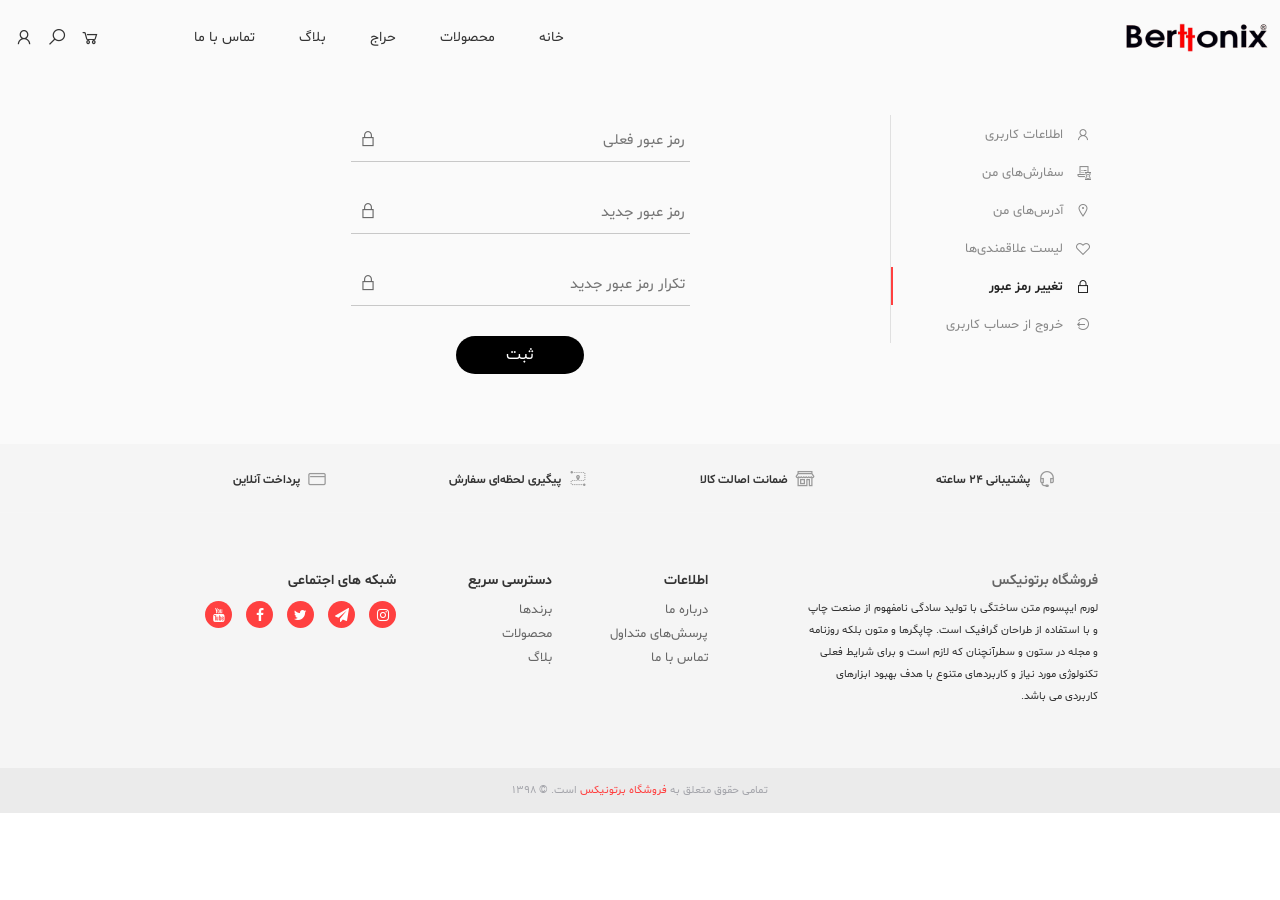
<file: profile-pswd.html>
<!DOCTYPE html>
<html>

<head>
	<title>فروشگاه کالو</title>
	<meta charset="utf-8" />
	<meta name="viewport" content="width=device-width">
	<!-- <link rel="icon" href="images/logo.png" sizes="16x16" type="image/png"> -->
	<link href="css/bootstrap.rtl.css" rel="stylesheet" />
	<link href="css/flickity.css" rel="stylesheet" type="text/css">
	<link href="css/font-awesome.css" rel="stylesheet">
	<link href="css/bt-font.css" rel="stylesheet">
	<link href="css/style.css" rel="stylesheet" type="text/css">
</head>

<body>
	<header class="inner-header">
		<div class="mob-head clearfix">
			<div class="mob-menu-tr">
				<i class="bt-menu"></i>
			</div>
			<div class="mob-logo">
				<a href="#">
					<img src="images/logo.png" alt="">
					<h1>کفش برتونیکس</h1>
				</a>
			</div>
			<div class="mob-head-acc">
				<a href="#">
					<i class="bt-user"></i>
				</a>
				<a href="#">
					<i class="bt-cart"></i>
				</a>
			</div>
			<div class="mob-menu-win">
				<ul>
					<li>
						<a href="#">خانه</a>
					</li>
					<li>
						<a href="#">محصولات</a>
					</li>
					<li>
						<a href="#">حراج</a>
					</li>
					<li>
						<a href="#">بلاگ</a>
					</li>
					<li>
						<a href="#">تماس با ما</a>
					</li>
				</ul>
				<div class="mob-menu-close">
					<i class="bt-close"></i>
				</div>
			</div>
		</div>
		<div class="head">
			<div class="head-bottom">
				<div class="main-wrap">
					<div class="row">
						<div class="logo">
							<a href="#">
								<img src="images/logo.png" alt="">
							</a>
						</div>
						<div class="head-tools">
							<a href="#">
								<i class="bt-cart"></i>
							</a>
							<a href="#" id="search-tr">
								<i class="bt-search"></i>
							</a>
							<a href="#">
								<i class="bt-user"></i>
							</a>
						</div>
						<div class="main-menu">
							<ul>
								<li>
									<a href="#">خانه</a>
								</li>
								<li>
									<a href="#">محصولات</a>
									<div class="sub-menu">
										<div class="container">
											<div class="col-sm-8 col-sm-offset-2">
												<div class="col-sm-3">
													<div class="sub-menu-col">
														<h4>کفش</h4>
														<ul class="clearfix">
															<li>
																<a href="#">زنانه</a>
															</li>
															<li>
																<a href="#">مردانه</a>
															</li>
															<li>
																<a href="#">بچه‌گانه</a>
															</li>
														</ul>
													</div>
												</div>
												<div class="col-sm-3">
													<div class="sub-menu-col">
														<h4>کیف</h4>
														<ul class="clearfix">
															<li>
																<a href="#">زنانه</a>
															</li>
															<li>
																<a href="#">مردانه</a>
															</li>
															<li>
																<a href="#">کوله‌پشتی</a>
															</li>
														</ul>
													</div>
												</div>
												<div class="col-sm-3">
													<div class="sub-menu-col">
														<h4>اکسسوری</h4>
														<ul class="clearfix">
															<li>
																<a href="#">زیورآلات</a>
															</li>
															<li>
																<a href="#">کیف پول</a>
															</li>
															<li>
																<a href="#">جاسوییچی</a>
															</li>
														</ul>
													</div>
												</div>
											</div>
											</div>
											<div class="row">

										</div>
									</div>
								</li>
								<li>
									<a href="#">حراج</a>
								</li>
								<li>
									<a href="#">بلاگ</a>
								</li>
								<li>
									<a href="#">تماس با ما</a>
								</li>
							</ul>
						</div>
					</div>
				</div>
			</div>
		</div>
		<div class="search-win">
			<div class="search-close">
				<i class="bt-close"></i>
				<span>بستن پنجره</span>
			</div>
			<div class="container">
				<div class="col-sm-4 col-sm-offset-4">
					<div class="search-input">
						<input type="text" placeholder="جستجو در محصولات">
						<button type="button" name="button">
							<i class="bt-search"></i>
						</button>
					</div>
				</div>
			</div>
			<div class="result-view"></div>
		</div>
	</header>
	<div class="inner-content">
		<div class="profile-page">
			<div class="container">
				<div class="col-sm-10 col-sm-offset-1">
					<div class="row">
						<div class="col-sm-3">
							<div class="profile-nav">
								<ul>
									<li >
										<a href="#">
											<i class="bt-user"></i>
											<span>اطلاعات کاربری</span>
										</a>
									</li>
									<li>
										<a href="#">
											<i class="bt-order-history"></i>
											<span>سفارش‌های من</span>
										</a>
									</li>
									<li>
										<a href="#">
											<i class="bt-location"></i>
											<span>آدرس‌های من</span>
										</a>
									</li>
									<li>
										<a href="#">
											<i class="bt-heart"></i>
											<span>لیست علاقمندی‌ها</span>
										</a>
									</li>
									<li class="current-page">
										<a href="#">
											<i class="bt-lock"></i>
											<span>تغییر رمز عبور</span>
										</a>
									</li>
									<li>
										<a href="#">
											<i class="bt-logout"></i>
											<span>خروج از حساب کاربری</span>
										</a>
									</li>
								</ul>
							</div>
						</div>
						<div class="col-sm-9">
							<div class="row">
								<div class="col-sm-6 col-sm-offset-3">
									<div class="reset-password">
										<div class="login-fl">
											<!-- <span>نام کاربری</span> -->
											<div class="fl-row">
													<input type="password" name="" placeholder="رمز عبور فعلی">
													<div class="fl-ic">
														<i class="bt-lock"></i>
													</div>
											</div>
										</div>
										<div class="login-fl">
											<!-- <span>نام کاربری</span> -->
											<div class="fl-row">
													<input type="password" name="" placeholder="رمز عبور جدید">
													<div class="fl-ic">
														<i class="bt-lock"></i>
													</div>
											</div>
										</div>
										<div class="login-fl">
											<!-- <span>نام کاربری</span> -->
											<div class="fl-row">
													<input type="password" name="" placeholder="تکرار رمز عبور جدید">
													<div class="fl-ic">
														<i class="bt-lock"></i>
													</div>
											</div>
										</div>
										<div class="login-fl button">
											<input type="submit" name="" value="ثبت">
										</div>
									</div>
								</div>
							</div>
						</div>
					</div>
				</div>
			</div>
		</div>
	</div>
	<footer>
		<div class="footer-top">
			<div class="guaranty-row">
				<div class="container">
					<div class="row">
						<div class="col-sm-10 col-sm-offset-1">
							<div class="container">
								<div class="row">
									<div class="col-sm-3">
										<div class="guaranty-one">
											<i class="bt-support"></i>
											<span>پشتیبانی ۲۴ ساعته</span>
										</div>
									</div>
									<div class="col-sm-3">
										<div class="guaranty-one">
											<i class="bt-shop"></i>
											<span>ضمانت اصالت کالا</span>
										</div>
									</div>
									<div class="col-sm-3">
										<div class="guaranty-one">
											<i class="bt-track-order"></i>
											<span>پیگیری لحظه‌ای سفارش</span>
										</div>
									</div>
									<div class="col-sm-3">
										<div class="guaranty-one">
											<i class="bt-credit-card"></i>
											<span>پرداخت آنلاین</span>
										</div>
									</div>
								</div>
							</div>
						</div>
					</div>
				</div>
			</div>
		</div>
		<div class="footer-bottom">
			<div class="container">
				<div class="row">
					<div class="col-sm-10 col-sm-offset-1">
						<div class="container">
							<div class="col-sm-4">
								<div class="footer-about">
									<h3>فروشگاه برتونیکس</h3>
									<p>لورم ایپسوم متن ساختگی با تولید سادگی نامفهوم از صنعت چاپ و با استفاده از طراحان گرافیک است. چاپگرها و متون بلکه روزنامه و مجله در ستون و سطرآنچنان که لازم است و برای شرایط فعلی تکنولوژی مورد نیاز و کاربردهای متنوع با هدف بهبود ابزارهای کاربردی می باشد.</p>
								</div>
							</div>
							<div class="col-sm-2 col-sm-offset-1">
									<div class="footer-col">
											<h3>اطلاعات</h3>
											<ul>
													<li>
															<a href="#">درباره ما</a>
													</li>
													<li>
															<a href="#">پرسش‌های متداول</a>
													</li>
													<li>
															<a href="#">تماس با ما</a>
													</li>

											</ul>
									</div>
							</div>
							<div class="col-sm-2">
									<div class="footer-col">
											<h3>دسترسی سریع</h3>
											<ul>
													<li>
															<a href="#">برند‌ها</a>
													</li>
													<li>
															<a href="/siteuser/login">محصولات</a>
													</li>
													<li>
															<a href="/po/blog">بلاگ</a>
													</li>
											</ul>
									</div>
							</div>
							<div class="col-sm-3">
									<div class="footer-col social">
											<h3>شبکه های اجتماعی</h3>
											<ul>
													<li>
															<a href="#">
																	<i class="fa fa-instagram"></i>
															</a>
													</li>
													<li>
															<a href="#">
																	<i class="fa fa-paper-plane"></i>
															</a>
													</li>
													<li>
															<a href="#">
																	<i class="fa fa-twitter"></i>
															</a>
													</li>
													<li>
															<a href="#">
																	<i class="fa fa-facebook"></i>
															</a>
													</li>
													<li>
															<a href="#">
																	<i class="fa fa-youtube"></i>
															</a>
													</li>
											</ul>
									</div>
							</div>

						</div>
					</div>
				</div>
			</div>
				<div class="copyright">
						<span>تمامی حقوق متعلق به</span>
						<a href="#">فروشگاه برتونیکس</a>
						<span>است.</span>
						<span>© ۱۳۹۸</span>
				</div>
		</div>
	</footer>
	<script src="js/jquery.js"></script>
	<script src="js/bootstrap.min.js"></script>
	<script src="js/jquery-ui.js"></script>
	<script src="js/classie.js"></script>
	<script src="js/modalEffects.js"></script>
	<script src="js/flickity.pkgd.min.js"></script>

	<script>
	$('.mob-menu-tr').click(function () {
        $('.mob-menu-win').addClass('show-up');
    });
    $('.mob-menu-close').click(function () {
        $('.mob-menu-win').removeClass('show-up');
    });

	$(window).scroll(function () {
	    if ($(window).scrollTop() >= 80) {
	        $('header').addClass('fixed-header');
	    }
	    else {
	        $('header').removeClass('fixed-header');
	    }

			if ($(window).scrollTop() >= 80) {
	        $('content').addClass('top-padding');
	    }
	    else {
	        $('header').removeClass('top-padding');
	    }
	});
	$( function() {
    $( "#account-tabs" ).tabs();
  } );


	</script>
</body>

</html>
</file>
<file: css/bt-font.css>
@font-face {
  font-family: 'bt-font';
  src: url('fonts/bt-font.eot?80939333');
  src: url('fonts/bt-font.eot?80939333#iefix') format('embedded-opentype'),
       url('fonts/bt-font.woff2?80939333') format('woff2'),
       url('fonts/bt-font.woff?80939333') format('woff'),
       url('fonts/bt-font.ttf?80939333') format('truetype'),
       url('fonts/bt-font.svg?80939333#bt-font') format('svg');
  font-weight: normal;
  font-style: normal;
}
/* Chrome hack: SVG is rendered more smooth in Windozze. 100% magic, uncomment if you need it. */
/* Note, that will break hinting! In other OS-es font will be not as sharp as it could be */
/*
@media screen and (-webkit-min-device-pixel-ratio:0) {
  @font-face {
    font-family: 'bt-font';
    src: url('../font/bt-font.svg?80939333#bt-font') format('svg');
  }
}
*/

 [class^="bt-"]:before, [class*=" bt-"]:before {
  font-family: "bt-font";
  font-style: normal;
  font-weight: normal;
  speak: none;

  display: inline-block;
  text-decoration: inherit;
  width: 1em;
  margin-right: .2em;
  text-align: center;
  /* opacity: .8; */

  /* For safety - reset parent styles, that can break glyph codes*/
  font-variant: normal;
  text-transform: none;

  /* fix buttons height, for twitter bootstrap */
  line-height: 1em;

  /* Animation center compensation - margins should be symmetric */
  /* remove if not needed */
  margin-left: .2em;

  /* you can be more comfortable with increased icons size */
  /* font-size: 120%; */

  /* Font smoothing. That was taken from TWBS */
  -webkit-font-smoothing: antialiased;
  -moz-osx-font-smoothing: grayscale;

  /* Uncomment for 3D effect */
  /* text-shadow: 1px 1px 1px rgba(127, 127, 127, 0.3); */
}

.bt-cart:before { content: '\e801'; } /* '' */
.bt-search:before { content: '\e802'; } /* '' */
.bt-location:before { content: '\e803'; } /* '' */
.bt-edit:before { content: '\e804'; } /* '' */
.bt-close:before { content: '\e805'; } /* '' */
.bt-trash:before { content: '\e806'; } /* '' */
.bt-menu:before { content: '\e807'; } /* '' */
.bt-shopping-bag:before { content: '\e808'; } /* '' */
.bt-price:before { content: '\e809'; } /* '' */
.bt-home:before { content: '\e80a'; } /* '' */
.bt-setting:before { content: '\e80b'; } /* '' */
.bt-check:before { content: '\e80c'; } /* '' */
.bt-plus:before { content: '\e80d'; } /* '' */
.bt-left:before { content: '\e80e'; } /* '' */
.bt-down:before { content: '\e80f'; } /* '' */
.bt-right:before { content: '\e810'; } /* '' */
.bt-ok:before { content: '\e811'; } /* '' */
.bt-user:before { content: '\e812'; } /* '' */
.bt-up:before { content: '\e813'; } /* '' */
.bt-heart-fill:before { content: '\e814'; } /* '' */
.bt-heart:before { content: '\e815'; } /* '' */
.bt-twitter:before { content: '\e816'; } /* '' */
.bt-facebook:before { content: '\e817'; } /* '' */
.bt-instagram:before { content: '\e818'; } /* '' */
.bt-grid:before { content: '\e819'; } /* '' */
.bt-list:before { content: '\e81a'; } /* '' */
.bt-filter:before { content: '\e81b'; } /* '' */
.bt-horizontal-dots:before { content: '\e81c'; } /* '' */
.bt-lock:before { content: '\e81d'; } /* '' */
.bt-login:before { content: '\e81f'; } /* '' */
.bt-logout:before { content: '\e820'; } /* '' */
.bt-order-history:before { content: '\e821'; } /* '' */
.bt-track-order:before { content: '\e822'; } /* '' */
.bt-share:before { content: '\e823'; } /* '' */
.bt-camera:before { content: '\e824'; } /* '' */
.bt-video:before { content: '\e825'; } /* '' */
.bt-comment:before { content: '\e826'; } /* '' */
.bt-support:before { content: '\e827'; } /* '' */
.bt-sort:before { content: '\e828'; } /* '' */
.bt-email:before { content: '\e829'; } /* '' */
.bt-message:before { content: '\e82a'; } /* '' */
.bt-phone:before { content: '\e82b'; } /* '' */
.bt-print:before { content: '\e82c'; } /* '' */
.bt-pdf:before { content: '\e82d'; } /* '' */
.bt-flie:before { content: '\e82e'; } /* '' */
.bt-shop:before { content: '\e82f'; } /* '' */
.bt-add-cart:before { content: '\e830'; } /* '' */
.bt-checkout:before { content: '\e831'; } /* '' */
.bt-cancel:before { content: '\e832'; } /* '' */
.bt-plus-circled:before { content: '\e833'; } /* '' */
.bt-arrow-right:before { content: '\e834'; } /* '' */
.bt-arrow-left:before { content: '\e835'; } /* '' */
.bt-arrow-down:before { content: '\e836'; } /* '' */
.bt-arrow-up:before { content: '\e837'; } /* '' */
.bt-credit-card:before { content: '\e838'; } /* '' */
.bt-card-pay:before { content: '\e839'; } /* '' */
.bt-vertical-dots:before { content: '\e83a'; } /* '' */
.bt-chart:before { content: '\e83b'; } /* '' */
.bt-eye:before { content: '\e83c'; } /* '' */
</file>
<file: css/style.css>
@font-face {
  font-family: Shabnam;
  src: url('fonts/Shabnam.eot');
  src: url('fonts/Shabnam.eot?#iefix') format('embedded-opentype'),
       url('fonts/Shabnam.woff2') format('woff2'),
       url('fonts/Shabnam.woff') format('woff'),
       url('fonts/Shabnam.ttf') format('truetype');
  font-weight: normal;
}

@font-face {
  font-family: Shabnam;
  src: url('fonts/Shabnam-Bold.eot');
  src: url('fonts/Shabnam-Bold.eot?#iefix') format('embedded-opentype'),
       url('fonts/Shabnam-Bold.woff2') format('woff2'),
       url('fonts/Shabnam-Bold.woff') format('woff'),
       url('fonts/Shabnam-Bold.ttf') format('truetype');
  font-weight: bold;
}

@font-face {
  font-family: Shabnam;
  src: url('fonts/Shabnam-Light.eot');
  src: url('fonts/Shabnam-Light.eot?#iefix') format('embedded-opentype'),
       url('fonts/Shabnam-Light.woff2') format('woff2'),
       url('fonts/Shabnam-Light.woff') format('woff'),
       url('fonts/Shabnam-Light.ttf') format('truetype');
  font-weight: 300;
}
* {
    margin: 0;
    padding: 0;
    outline: 0;
}

body {
    font-family: Shabnam , Arial;
		background: #fff;
		font-size: normal;
    direction: rtl;
    color: #383431;
}

h1, h2, h3, h4, h5 {
    font-family: Shabnam , Arial;
    font-weight: 600;
}
ul, li{
	padding: 0;
	margin: 0;
	list-style: none;
}
.main-wrap{
  max-width: 1680px;
  width: 100%;
  margin: 0 auto;
  position: relative;
  padding: 0 10px;
}
header{
  position: fixed;
  left: 0;
  right: 0;
  top: 0;
  z-index: 100;
  transition: all ease 0.3s;
  -moz-transition: all ease 0.3s;
  -webkit-transition: all ease 0.3s;
  -o-transition: all ease 0.3s;
}
header.fixed-header{
  background: #fff;
  box-shadow: 0 3px 10px rgba(0,0,0,.05);
}
.mob-head{
  display: none;
}
.head{
  z-index: 990;
  /* padding: 0 20px; */
}
.head-top{
  padding: 10px 0;
  border-bottom: 1px solid rgba(0, 0, 0, 0.1);
}
.web-setting > ul > li{
  position: relative;
  float: right;
  padding-left: 15px;
  font-size: 12px;
  color: #fff;
}
.language i.fa-globe{
  font-size: 12px;
  color: #fff;
  margin-left: 3px;
}
.web-setting i.bt-down{
  font-size: 9px;
  color: #444;
  position: relative;
  top: 1px;
}

.web-setting .dropdown-menu{
  right: 0;
  left: unset;
  min-width: 80px;
  top: 40px;
  padding: 0;
}
.web-setting .dropdown-menu:before{
  content: "";
  width: 0;
  height: 0;
  border-left: 10px solid transparent;
  border-right: 10px solid transparent;

  border-bottom: 10px solid rgba(0, 0, 0, 0.15);
  position: absolute;
  top: -11px;
  right: 15px;
}
.web-setting .dropdown-menu:after{
  content: "";
  width: 0;
  height: 0;
  border-left: 10px solid transparent;
  border-right: 10px solid transparent;

  border-bottom: 10px solid #fff;
  position: absolute;
  top: -10px;
  right: 15px;
}
.web-setting a.dropdown-item{
  width: 100%;
  color: #666;
  display: inline-block;
  padding: 5px 15px;
  font-size: 12px;
  border-bottom: 1px solid rgba(0, 0, 0, 0.07);
}
.account-part{
  float: left;
}
.account-part ul li{
  float: right;
  margin-right: 20px;
  position: relative;
}
.account-part ul li a{
  font-size: 11px;
  color: #fff;
}
.account-part ul li a i{
  font-size: 16px;
  position: relative;
  top: 2px;
  color: #fff;
}
.sepr-line{
  font-size: 8px;
  color: #666;
}
.head-bottom{
  padding: 20px 0;
  transition: all ease 0.3s;
  -moz-transition: all ease 0.3s;
  -webkit-transition: all ease 0.3s;
  -o-transition: all ease 0.3s;
}
header.fixed-header .head-bottom{
  padding: 10px 0;
}
.logo{
  float: right;
  padding-right: 10px;
}
.logo img{
  height: 35px;
  position: relative;
}
.logo h1{
  font-size: 18px;
  margin: 0;
  display: inline-block;
}
.head-tools{
  float: left;
  font-size: 20px;
  position: relative;
  padding-top: 5px;
  color: #fff;
  padding-left: 10px;
}
header.fixed-header .head-tools{
  color: #333;
}
header.inner-header .head-tools{
  color: #333;
}
/*Search Window*/
.search-win{
  position: fixed;
  left: 0;
  right: 0;
  top: 0;
  bottom: 0;
  background: #fff;
  padding-top: 15vh;
  opacity: 0;
  visibility: hidden;
  transition: all ease 0.2s;
  -moz-transition: all ease 0.2s;
  -webkit-transition: all ease 0.2s;
  -o-transition: all ease 0.3s;
}
.search-win.show-up{
  opacity: 1;
  visibility: visible;
}
.search-close{
  position: absolute;
  left: 20px;
  top: 30px;
  font-size: 12px;
  color: #222;
  cursor: pointer;
}
.search-close i{
  position: relative;
  top: 1px;
}
.search-input{
  border-bottom: 1px solid rgba(0, 0, 0, 0.3);
  margin-bottom: 30px;
}
.search-input input{
  border: 0;
  background: none;
  padding: 5px 0;
  width: 90%;
  height: 30px;
  font-size: 14px;
}
.search-input button{
  color: #000;
  border: 0;
  background: rgba(0, 0, 0, 0);
  font-size: 18px;
  float: left;
}
.search-input button i{
  position: relative;
  top: 2px;
}
.search-win-results{
  height: 70vh;
  overflow-y: auto;
}
.search-win-all{
  text-align: center;
}
.search-win-all a{
  display: inline-block;
  background: #ff4040;
  border-radius: 20px;
  text-align: center;
  padding: 8px 30px 8px 30px;
  color: #fff;
  transition: all ease 0.3s;
  -moz-transition: all ease 0.3s;
  -webkit-transition: all ease 0.3s;
  -o-transition: all ease 0.3s;
}
.main-menu{
  margin-left: 50px;
  float: left;
  padding-top: 8px;
}
.main-menu > ul{
  padding: 0;
  margin: 0;
  list-style: none;
}
.main-menu > ul > li{
  display: inline-block;
}
.main-menu > ul > li > a{
  display: inline-block;
  margin-left: 40px;
  padding: 0px 0px;
  transition: all ease 0.3s;
  -moz-transition: all ease 0.3s;
  -webkit-transition: all ease 0.3s;
  -o-transition: all ease 0.3s;
  font-size: 14px;
  font-weight: 500;
  color: #fff;
}
.main-menu > ul > li > a:hover{
  color: #ff4040;
}
header.fixed-header .main-menu > ul > li > a, header.inner-header .main-menu > ul > li > a{
  color: #333;
}

.sub-menu{
  position: absolute;
  top: 50px;
  right: 0;
  width: 100%;
  min-height: 250px;
  background: #fff;
  z-index: 99;
  visibility: hidden;
  opacity: 0;
  transition: all ease 0.3s;
  -moz-transition: all ease 0.3s;
  -webkit-transition: all ease 0.3s;
  -o-transition: all ease 0.3s;
  padding: 20px 0;
  box-shadow: 0px 15px 30px -10px rgba(0,0,0,0.06);
}
.main-menu > ul > li:hover .sub-menu{
  opacity: 1;
  visibility: visible;
  top: 45px;
}
.sub-menu-col h4{
  font-size: 15px;
  color: #444;
}
.sub-menu-col > ul{
  width: 100%;
}
.sub-menu-col > ul > li > a{
  display: inline-block;
  padding: 8px 0px;
  color: #777;
  font-size: 13px;
  transition: all ease 0.3s;
  -moz-transition: all ease 0.3s;
  -webkit-transition: all ease 0.3s;
  -o-transition: all ease 0.3s;
  position: relative;
}
.sub-menu > ul > li > a:after, .sub-menu-ii > ul > li > a:after{
  content: "";
  position: absolute;
  bottom: 0;
  width: 100%;
  height: 2px;
  background: #fff;
  right: 0;
}
.main-menu > ul > li > a:hover::after, .sub-menu > ul > li > a:hover::after, .sub-menu-ii > ul > li > a:hover::after{
  background: #ff4040;
}
.sub-menu > ul > li:hover > .sub-menu-ii{
  opacity: 1;
  visibility: visible;
}
.sub-menu-ii{
  position: absolute;
  right: 0;
  width: 100%;
  visibility: hidden;
  opacity: 0;
  transition: all ease 0.3s;
  -moz-transition: all ease 0.3s;
  -webkit-transition: all ease 0.3s;
  -o-transition: all ease 0.3s;
}
.sub-menu-ii > ul{
  width: 100%;
  border-bottom: 1px solid rgba(0, 0, 0, 0.1);
}
.sub-menu-ii > ul > li{
  float: right;
}
.sub-menu-ii > ul > li > a{
  display: inline-block;
  position: relative;
  padding: 8px 15px;
  color: #666;
  font-size: 13px;
  position: relative;
  transition: all ease 0.3s;
  -moz-transition: all ease 0.3s;
  -webkit-transition: all ease 0.3s;
  -o-transition: all ease 0.3s;
}
.sub-menu-ii > ul > li:hover > .sub-menu-iii{
  opacity: 1;
  visibility: visible;
}
.sub-menu-iii{
  position: absolute;
  right: 0;
  width: 100%;
  visibility: hidden;
  opacity: 0;
  padding: 10px 15px;
  transition: all ease 0.3s;
  -moz-transition: all ease 0.3s;
  -webkit-transition: all ease 0.3s;
  -o-transition: all ease 0.3s;
}
.sub-menu-iii > ul > li > a{
  color: #666;
  font-size: 13px;
  padding: 5px 0;
  display: inline-block;
}
.sub-menu-iii > ul > li > a:hover{
  color: #0098f0;
}
.mob-search{
  display: none;
}

/*Slideshow*/
.slide-part{
  padding-bottom: 40px;
}
.mob-slide{
  display: none;
}
.slideshow{

}
.slideshow img{
  width: 100%;
}
.flickity-page-dots{
  position: absolute;
  bottom: 10px;
}
.flickity-page-dots .dot{
  background: rgba(255,255,255, 1);
  opacity: 0.6;
  transition: all ease 0.3s;
  -moz-transition: all ease 0.3s;
  -webkit-transition: all ease 0.3s;
  -o-transition: all ease 0.3s;
}
.flickity-page-dots .dot.is-selected{
  width: 15px;
  border-radius: 20px;
  opacity: 0.9;
}
.flickity-prev-next-button{
  height: 20px;
  width: 20px;
}
.flickity-button{
  background: none;
  opacity: 0.3;
  transition: all ease 0.3s;
  -moz-transition: all ease 0.3s;
  -webkit-transition: all ease 0.3s;
  -o-transition: all ease 0.3s;
}
.flickity-button:hover{
  opacity: 1;
  background: none;
}
.new-arrivals{
  padding: 40px 0;
  /* background: #fafafa; */
}
.index-section-title{
  padding: 20px 0 40px;
  text-align: center;
  position: relative;
}
.index-section-title:after{
  content: "";
  position: absolute;
  left: 10px;
  right: 10px;
  top: 30px;
  border-top: 1px solid rgba(0, 0, 0, 0.1);
  z-index: 1;
}
.index-section-title h2{
  font-size: 20px;
  margin: 0;
  display: inline-block;
  background: #fff;
  position: relative;
  z-index: 2;
  padding: 0 20px;
}
.double-row-it{
  width: 25%;
  float: right;
  padding: 0 10px;
}
/*Product Frame*/
.product-item-one{
  margin-bottom: 20px;
}
.product-item-pic{
  text-align: center;
  background: #f5f1ee;
  position: relative;
  overflow: hidden;
}
.product-item-pic img{
  width: 100%;
  transition: all ease 0.3s;
  -moz-transition: all ease 0.3s;
  -webkit-transition: all ease 0.3s;
  -o-transition: all ease 0.3s;
}
.product-item-pic:hover img{
  transform: scale(1.02);
}
.product-item-pic > a{
  display: block;
}
.product-item-tools{
  position: absolute;
  left: -60px;
  top: 10px;
  transition: all ease 0.5s;
  -moz-transition: all ease 0.5s;
  -webkit-transition: all ease 0.5s;
  -o-transition: all ease 0.5s;
}
.product-item-one:hover .product-item-tools{
  left: 10px;
}
.product-item-tools a{
  color: #333;
  font-size: 16px;
  margin-right: 0px;
}
.product-quick{
  position: absolute;
  left: 0;
  bottom: -20px;
  right: 0;
  opacity: 0;
  visibility: hidden;
  transition: all ease 0.5s;
  -moz-transition: all ease 0.5s;
  -webkit-transition: all ease 0.5s;
  -o-transition: all ease 0.5s;
  padding-bottom: 15px;

}
.product-item-one:hover .product-quick{
  bottom: 0;
  opacity: 1;
  visibility: visible;
}
.product-quick a{
  display: inline-block;
  background: #fff;
  border-radius: 20px;
  text-align: center;
  padding: 8px 30px 8px 20px;
  color: #333;
  transition: all ease 0.3s;
  -moz-transition: all ease 0.3s;
  -webkit-transition: all ease 0.3s;
  -o-transition: all ease 0.3s;
  box-shadow: 0 15px 25px rgba(0,0,0,.08);
}
.product-quick a.unavailable{
  color: #d83e49;
}
.product-quick a i{
  font-size: 16px;
  position: relative;
  top: 3px;
}
.product-quick a:hover{
  opacity: 1;
}
.product-item-title{
  padding: 10px 0 10px;
}
.product-item-title h4{
  font-size: 13px;
  font-weight: bold;
  line-height: 20px;
  margin: 5px 0 0;
}
.product-item-title span{
  display: block;
  font-size: 11px;
  color: #888;
}
.item-price{
  float: right;
  /* font-weight: bold; */
}
.ex-price{
  text-decoration:  line-through;
  font-size: 11px;
  display: inline-block;
  color: #999;
  font-weight: 300;
}
.item-discount{
  width: 40px;
  height: 40px;
  border: 2px solid #54b236;
  border-radius: 50%;
  text-align: center;
  padding-top: 3px;
  font-size: 10px;
  float: right;
}

.index-tab-controls{
  text-align: center;
  margin-bottom: 40px;
  position: relative;
}
.index-tab-controls:after{
  content: "";
  position: absolute;
  left: 10px;
  right: 10px;
  top: 10px;
  border-top: 1px solid rgba(0, 0, 0, 0.1);
  z-index: 1;
}
.index-tab-controls ul{
  display: inline-block;
  background: #fff;
  position: relative;
  z-index: 2;
  padding: 0 30px;
}
.index-tab-controls ul li{
  display: inline-block;
}
.index-tab-controls ul li a{
  display: inline-block;
  padding: 0 10px;
  font-size: 16px;
  transition: all ease 0.3s;
  -moz-transition: all ease 0.3s;
  -webkit-transition: all ease 0.3s;
  -o-transition: all ease 0.3s;
}
.index-tab-controls ul li.ui-tabs-active a{
  color: #ff4040;
  font-weight: bold;

}
/*Special Products*/

.special-products{
  background: #fff;
  padding: 80px 0;
}

.suggested-controls{
  float: right;
  background: #fff;
  width: 30%;
  padding: 0;
  margin: 0;
}
.suggested-controls li{
  width: 100%;
  text-align: right;
  border-bottom: 3px solid #fff;
  position: relative;
  padding: 20px 30px;
  font-size: 14px;
  font-weight: 600;
  cursor: pointer;
  background: rgba(0, 0, 0, 0.03);
}
.suggested-controls li.active{
  background: #000;
  color: #fff;
}
.suggested-controls li.active::before{
  content: "";
  position: absolute;
  left: -10px;
  top: 20px;
  z-index: 2;
  width: 0;
  height: 0;
  border-top: 10px solid transparent;
  border-bottom: 10px solid transparent;

  border-right:10px solid #000;
}
.suggested-cont{
  float: right;
  width: 70%;
}
.suggested-item{
  width: 100%;
}
.suggested-info{
  float: right;
  width: 65%;
  padding: 0 30px;
}
.suggested-info h3{
  font-size: 18px;
  margin: 0;
  margin-bottom: 15px;
}
.suggested-info span{
  font-weight: bold;
  font-size: 16px;
  display: block;
  margin: 10px 0;
  color: #666;
}
.suggested-info p{
  font-size: 12px;
  color: #666;
  line-height: 22px;
}
.suggested-info a{
  display: inline-block;
  padding: 8px 25px;
  color: #fff;
  background: #a08d64;
  margin-top: 10px;
}
.suggested-pic{
  float: left;
  width: 35%;
}
.suggested-pic img{
  width: 100%;
}
/*Index Bridge*/
.index-bridge{



}
/* .index-bridge::after{
  content: "";
  background: rgba(0, 0, 0, 0.3);
  position: absolute;
  top: 0;
  bottom: 0;
  right: 0;
  left: 0;
} */
.bridge-pic{
  margin: 20px 0;
  width: 100%;
  overflow: hidden;
}
.bridge-pic img{
  width: 100%;
  transition: all ease 0.3s;
  -moz-transition: all ease 0.3s;
  -webkit-transition: all ease 0.3s;
  -o-transition: all ease 0.3s;
}
.bridge-pic:hover img{

  transform: scale(1.02);
}
.bridge-content{
  position: absolute;
  top: 0;
  left: 50%;
  transform: translate(-50%, 0);
  z-index: 2;
  text-align: center;
}
.bridge-content h2{
  color: #fff;
  font-size: 40px;
}
.bridge-content p{
  font-size: 18px;
  color: rgba(255, 255, 255, 0.8);
  margin: 20px 0 10px;
}
.bridge-content a{
  display: inline-block;
  padding: 8px 25px;
  color: #fff;
  background: #a08d64;
  margin-top: 10px;
  opacity: 0.8;
  transition: all ease 0.3s;
  -moz-transition: all ease 0.3s;
  -webkit-transition: all ease 0.3s;
  -o-transition: all ease 0.3s;
}
.bridge-content a:hover{
  opacity: 1;
}

/*Index Columns Banner*/
.index-cols{
  padding: 30px 0;
}
.index-cols img{
  width: 100%;
}

/*Inner Pages*/
.inner-content{
  /* padding-top: 75px; */
}
.category-content{
  background: #fafafa;
  padding: 115px 0 50px 0;
}
.inner-title{
  padding: 20px 0;

}
.inner-title h1{
  margin: 0;
  margin-bottom: 20px;
  font-size: 18px;
}


.category-details{
  border-bottom: 1px solid #eee;
  padding: 10px 0;
  margin-bottom: 20px;
}
.mob-filters-tr{
  display: none;
}
.bread-crumb{
  float: right;
}
.bread-crumb a{
  font-size: 12px;
  color: #333;
  transition: all ease 0.3s;
  -moz-transition: all ease 0.3s;
  -webkit-transition: all ease 0.3s;
  -o-transition: all ease 0.3s;
}

.bread-crumb a.current{
  color: #777;
}
.bread-crumb a:hover{
  color: #333;
}
.bread-crumb i{
  font-size: 11px;
  color: #aaa;
  position: relative;
  top: 2px;
}
.result-tools{
  float: left;
}
.result-stat{
  color: #aaa;
  font-size: 12px;
  float: left;
  margin-right: 15px;
}
.mob-title{
  display: none;
}
.sort-results{
  float: left;
  font-size: 12px;
  color: #888;
  margin-top: -8px;
}
/* .sort-results select{
  width: 150px;
  border: 1px solid rgba(0, 0, 0, 0.1);
  margin-right: 5px;
  border-radius: 20px;
  padding: 5px;
} */
.sort-results select {
  width: 150px;
  padding: 0 20px 0 25px;
  border: 1px solid rgba(0, 0, 0, 0.2);
  height: 34px;
  -webkit-appearance: none;
  -moz-appearance: none;
  appearance: none;
  background: url(../images/chev-bt.png) 10% / 7% no-repeat;
  border-radius: 20px;
}


/* CAUTION: Internet Explorer hackery ahead */


.sort-results select::-ms-expand {
    display: none; /* Remove default arrow in Internet Explorer 10 and 11 */
}

/* Target Internet Explorer 9 to undo the custom arrow */
@media screen and (min-width:0\0) {
    .sort-results select {
        background: none\9;
        padding: 5px\9;
    }
}
/* .sort-results select option{
  font-family: sahel;
}
.sort-results select option:hover{
  background: #eee;
} */
/*Category Filters*/
.cat-filters{
  padding-right: 30px;
}
.cat-filter-sec{
  border-bottom: 1px solid #eee;
  padding: 20px 0;
}
.cat-filter-sec:first-child{
  padding-top: 0;
}
.cat-filter-sec:last-child{
  border-bottom: 0;
}
.cat-filter-sec h3{
  font-size: 16px;
  color: #222;
  margin: 0;
  margin-bottom: 20px;
}
.filter-check{
  margin-bottom: 15px;
}
.toggle-filter{
  float: right;
  width: 50px;
  border: 1px solid #eee;
  border-radius: 20px;
  padding: 5px 0 3px;
  text-align: center;
  font-size: 13px;
  margin-left: 10px;
  margin-bottom: 10px;
  color: #666;
}
.toggle-filter.down{
  background: #000;
  color: #fff;
  border-color: #000;
}
.cat-filter-one .ui-slider.ui-widget.ui-widget-content{
  height: 3px;
  background: #e5e5e5;
  border: 0;
  border-radius: 0;
  margin-top: 20px;
}
.cat-filter-one .ui-slider .ui-slider-range{
  background: #ff4040;
  opacity: 0.7;
}
.cat-filter-one .ui-state-default, .cat-filter-one .ui-widget-content .ui-state-default, .cat-filter-one .ui-widget-header .ui-state-default, .cat-filter-one .ui-button, html .cat-filter-one .ui-button.ui-state-disabled:hover, html .cat-filter-one .ui-button.ui-state-disabled:active{
  height: 0;
  width: 0;
  top: -10px;
  border-width: 8px 7px;
  border-style: solid;
  border-color: #000 transparent transparent transparent;
  cursor: pointer;
  background: rgba(0, 0, 0, 0);
}
.cat-filter-one .ui-state-default, .cat-filter-one .ui-widget-content .ui-state-default, .cat-filter-one .ui-widget-header .ui-state-default, .cat-filter-one .ui-button, html .cat-filter-one .ui-button.ui-state-disabled:hover, html .cat-filter-one .ui-button.ui-state-disabled:active{

}
.price-range-text{
  padding: 20px 0;
}
.price-range-text .amout-a, .price-range-text .amout-b{
  width: 75px;
  color: #6d6d6d;
  font-weight: 200;
  float: right;
  background-color: rgba(0, 0, 0, 0);
}
.price-range-text .amout-a{
  float: left;
  text-align: left;
}
.price-range-text .amout-b{
  float: right;
  text-align: right;
}

.cbx {
  margin: auto;
  -webkit-user-select: none;
  user-select: none;
  cursor: pointer;
}
.cbx span {
  display: inline-block;
  vertical-align: middle;
  transform: translate3d(0, 0, 0);
}
.cbx span:first-child {
  position: relative;
  width: 15px;
  height: 15px;
  border-radius: 0px;
  transform: scale(1);
  vertical-align: middle;
  border: 1px solid #9098A9;
  transition: all 0.2s ease;
}
.cbx span:first-child svg {
  position: absolute;
  top: 1px;
  left: 1px;
  fill: none;
  stroke: #FFFFFF;
  stroke-width: 1;
  stroke-linecap: round;
  stroke-linejoin: round;
  stroke-dasharray: 16px;
  stroke-dashoffset: 16px;
  transition: all 0.3s ease;
  transition-delay: 0.1s;
  transform: translate3d(0, 0, 0);
}
.cbx span:first-child:before {
  content: "";
  width: 100%;
  height: 100%;
  background: #000;
  display: block;
  transform: scale(0);
  opacity: 1;
  border-radius: 50%;
}
.cbx span:last-child {
  padding-right: 8px;
  font-size: 13px;
  font-weight: 300;
}
.cbx:hover span:first-child {
  border-color: #000;
}

.inp-cbx:checked + .cbx span:first-child {
  background: #000;
  border-color: #000;
  animation: wave 0.4s ease;
}
.inp-cbx:checked + .cbx span:first-child svg {
  stroke-dashoffset: 0;
}
.inp-cbx:checked + .cbx span:first-child:before {
  transform: scale(3.5);
  opacity: 0;
  transition: all 0.6s ease;
}

@keyframes wave {
  50% {
    transform: scale(0.9);
  }
}

.cat-pagination{
  padding: 10px 0;
  margin: 40px 10px 0;
}
.cat-pagination a{
  display: inline-block;
  margin: 0 8px;
  color: #888;
  transition: all ease 0.3s;
  -moz-transition: all ease 0.3s;
  -webkit-transition: all ease 0.3s;
  -o-transition: all ease 0.3s;
  width: 25px;
  height: 25px;
  border-radius: 50%;
  text-align: center;
  padding-top: 4px;
}
.cat-pagination a.current-page{
  font-weight: bold;
  color: #333;
  background: rgba(0, 0, 0, 0.03);
}
.cat-pagination a.prev, .cat-pagination a.nxt{
  width: auto;
  height: 25px;
  margin: 0;
}
.cat-pagination a:hover{
  color: #666;
}

/*Single Product*/
.single-product{
  padding: 115px 0 40px;
  background: #f8f8f8;
}
.product-pic-pre{
  margin-bottom: 20px;
}
.pic-pre-item{
  width: 100%;
}
.pic-pre-item img{
  width: 100%;
}
.single-product-gallery img{
  width: 100%;
  border: 1px solid #eee;
  padding: 5px;
}
.gallery-thumb{

}
.single-product-info h1{
  font-size: 22px;
  margin-bottom: 20px;
}
.single-price{
  font-size: 18px;
  margin: 20px 0;
  color: #ff4040;
  font-weight: bold;
}
.single-product-info p{
  font-size: 13px;
  line-height: 22px;
  color: #666;
  max-width: 80%;
}
.single-product-tool{
  margin: 20px 0;
}
.single-product-tool h4{
  display: inline-block;
  font-size: 14px;
  color: #888;
  float: right;
  margin-left: 20px;
  font-weight: 300;
}
.color-group{
  display: inline-block;
  background: #fff;
}
.add-to-cart{
  background: #000;
  color: #fff;
  font-size: 16px;
  padding: 0 20px 0 30px;
  height: 45px;
  border-radius: 30px;
  display: inline-block;
  line-height: 45px;
  margin-right: 10px;
  transition: all ease 0.3s;
  -moz-transition: all ease 0.3s;
  -webkit-transition: all ease 0.3s;
  -o-transition: all ease 0.3s;
}
.add-to-cart:hover{
  color: #fff;
  background: #ff4040;
}
.add-to-cart i{
  font-size: 20px;
  position: relative;
  top: 2px;
}
.add-to-fave{
  background: #eee;
  color: #888;
  font-size: 16px;
  height: 45px;
  padding: 0 20px 0 30px;
  border-radius: 30px;
  display: inline-block;
  line-height: 45px;
  text-align: center;
  vertical-align: middle;
  transition: all ease 0.3s;
  -moz-transition: all ease 0.3s;
  -webkit-transition: all ease 0.3s;
  -o-transition: all ease 0.3s;
}
.add-to-fave i{
  font-size: 20px;
  position: relative;
  top: 2px;
}
/*Size Group*/
.size-group{
  float: right;
}
.size-one{
  float: right;
  margin-left: 10px;
  position: relative;
  cursor: pointer;
}
.size-one input[type=radio   ]:not(old){
  width   : 50px;
  margin  : 0;
  padding : 0;
  opacity : 0;
  position: absolute;
  top: 0;
  bottom: 0;
  right: 0;
  bottom: 0;
  cursor: pointer;
}

.size-one input[type=radio   ]:not(old) + label{
  width: 50px;
  border: 1px solid #eee;
  border-radius: 20px;
  padding: 5px 0 3px;
  text-align: center;
  font-size: 13px;
  cursor: pointer;
  color: #666;
  margin: 0;
  font-weight: 300;
  transition: all ease 0.3s;
  -moz-transition: all ease 0.3s;
  -webkit-transition: all ease 0.3s;
  -o-transition: all ease 0.3s;
}

.size-one input[type=radio]:not(old):checked + label{
  background: #000;
  color: #fff;
  border-color: rgba(0, 0, 0, 0);
}

/*Color group*/
.color-group{
  padding: 5px 10px 0;
  border-radius: 20px;
}
.color-one{
  float: right;
  margin: 0 5px;
  position: relative;
  cursor: pointer;
}

.color-one input[type=radio   ]:not(old){
  width: 20px;
  height: 20px;
  margin: 0;
  padding: 0;
  opacity: 0;
  position: absolute;
  top: 0;
  bottom: 0;
  right: 0;
  bottom: 0;
  cursor: pointer;
  border-radius: 50%;
}
.color-one input[type=radio   ]:not(old) + label{
  margin: 0;
  width: 20px;
  height: 20px;
}
.color-one input[type=radio   ]:not(old) + label .color-option{
  width: 20px;
  height: 20px;
  border-radius: 50%;
  border: 1px solid #eee;
  text-align: center;
  font-size: 13px;
  cursor: pointer;
  background: #fff;
  display: inline-block;
  transition: all ease 0.3s;
  -moz-transition: all ease 0.3s;
  -webkit-transition: all ease 0.3s;
  -o-transition: all ease 0.3s;
}

.color-one input[type=radio]:not(old):checked + label .color-option{
  border-color: #000;
}
.single-product-quant input{
  width: 20px;
  border: 0;
  height: 20px;
  text-align: center;
  font-size: 16px;
}
.quant-buttons{
  background: #fff;
  display: inline-block;
  border-radius: 20px;
}
.quant-buttons button{
  background: none;
  border: 0;
  display: inline-block;
  width: 35px;
  height: 35px;
  vertical-align: middle;
}
.quant-tool h4{
  margin-top: 15px;
}
.quant-tool{
  padding-bottom: 40px;
}
/*Login Modal*/
.login-reg-win{
  padding: 40px 0;
}
.account-tabs ul{
  width: 100%;
  padding: 0;
  margin: 0;
  list-style: none;
  text-align: center;
}
.account-tabs ul li{
  display: inline-block;
}
.account-tabs ul li a{
  display: inline-block;
  padding: 0 20px;
  font-weight: bold;
  color: #aaa;
  font-size: 12px;
  position: relative;
  transition: all ease 0.3s;
  -moz-transition: all ease 0.3s;
  -webkit-transition: all ease 0.3s;
  -o-transition: all ease 0.3s;
}
.account-tabs ul li.ui-tabs-active a{
  color: #222;
  font-size: 16px;
}
.account-tabs ul li.ui-tabs-active a:after{
  content: "";
  position: absolute;
  left: 20px;
  right: 20px;
  height: 1px;
  background: #000;
  bottom: -5px;
}
.account-tab-body{
  padding: 30px 0;
}
.account-hint{
  text-align: center;
  color: #888;
  padding: 10px 0 50px;
}
.login-page h1{
  text-align: center;
  font-size: 20px;
}
.login-win{
  padding: 10px 20px;
  box-shadow: 0 1px 8px rgba(0,0,0,0.12);
  border-radius: 10px;
  margin: 30px 0;
}
.login-fl{
}
.login-fl span{
  color: #333;
  font-size: 13px;
}
.fl-row{
  position: relative;
  width: 100%;
  margin: 5px 0 30px;
  padding: 0px 5px;
  font-family: inherit;
  font-size: 15px;
  line-height: 18px;
  font-weight: inherit;
  color: #6d6d6d;
  border-bottom: 1px solid rgba(0, 0, 0, 0.2);
  outline: 0;
  -webkit-appearance: none;
  box-sizing: border-box;
  cursor: text;
}
.fl-row input{
  border: 0;
  height: 100%;
  background: none;
  width: 80%;
  padding: 10px 0;
}
.fl-row textarea{
  border: 0;
  height: 100px;
  background: none;
  width: 100%;
}
.fl-row .fl-ic{
  float: left;
  color: #666;
  font-size: 18px;
  padding-top: 10px;
}
.login-fl a{
  color: #0093dd;
  float: left;
}
.remember-me{
  margin: 10px 0;
}
.remember-me label{
  color: #6d6d6d;
  font-size: 13px;
  font-weight: 300;
}
.remember-me input{
  position: relative;
  top: 3px;
  margin-left: 3px;
}
.login-fl.button{
  text-align: center;
}
.login-fl input[type="submit"]{
  font-size: 16px;
  background: #000;
  padding: 8px 50px;
  display: inline-block;
  color: #fff;
  border-radius: 20px;
  border: 0;
  margin: 0 auto;
  transition: all ease 0.3s;
  -moz-transition: all ease 0.3s;
  -webkit-transition: all ease 0.3s;
  -o-transition: all ease 0.3s;
  margin-bottom: 20px;
}
.login-fl input[type="submit"]:hover{
  background: #ff4040;
}
.external-link{
  padding: 10px 0;
  text-align: center;
}
.external-link a{
  display: block;
  color: #999;
}
/*Cart*/
.cart-page{
  padding: 115px 0 40px;
}
.cart-page h1{
  text-align: center;
  font-size: 22px;
  margin: 0px 0 50px;
}
.cart-table table{
  width: 100%;
}
.cart-table table th{
  border-bottom: 1px solid rgba(0, 0, 0, 0.2);
  padding: 8px 0;
  font-size: 13px;
}
.cart-table table td{
  padding: 15px 0;
}
.cart-row-pic{
  float: right;
}
.cart-row-pic img{
  border: 1px solid #eee;
  height: 100px;
}
.product-name h3{
  font-size: 14px;
  margin: 0;
  margin-bottom: 8px;
}
.product-name span{
  color: #888;
}
.cart-quant{
  display: inline-block;
  background: rgba(0, 0, 0, 0.05);
  border-radius: 20px;
  padding: 0 5px;
}
.cart-quant input{
  border: 0;
  width: 30px;
  font-size: 14px;
  text-align: center;
  height: 30px;
  background: rgba(0, 0, 0, 0);
}
.cart-quant button{
  background: none;
  border: 0;
  font-size: 20px;
  margin: 0 5px;
  position: relative;
  top: 2px;
}
.mob-cart-list{
  display: none;
}
.cart-list{
  border-radius: 5px;
  box-shadow: 0 1px 8px rgba(0,0,0,0.12);
  transition: all 0.3s cubic-bezier(.25,.8,.25,1);
  background: #fff;
  /* border: 1px solid rgba(0, 0, 0, 0.2); */
  margin-bottom: 20px;
  padding: 0 10px;
}
.cart-row{
  padding: 10px 0;
  position: relative;
  border-bottom: 1px solid rgba(0, 0, 0, 0.1);
}
.cart-row:last-child{
  border-bottom: 0;
}
.cart-row-rmv{
  float: right;
  /* padding: 0 10px; */
  padding-top: 40px;
  margin-left: 5px;
}
.cart-row-rmv a{
  background: rgba(0, 0, 0, 0.05);
  color: #888;
  width: 20px;
  height: 20px;
  border-radius: 50%;
  font-size: 12px;
  display: inline-block;
  text-align: center;
  padding-top: 2px;
}
.cart-total-col{
  /* background: rgba(0, 0, 0, 0.03); */
}
.cart-total-col h3{
  color: #222;
  border-bottom: 2px solid #222;
  font-size: 13px;
  padding: 15px 0 10px 0;
  margin: 0 15px;
  font-weight: bold;
}
.cart-total-col ul{
  padding: 0 15px;
}
.cart-total-col ul li{
  padding: 15px 0;
  border-bottom: 1px solid rgba(0, 0, 0, 0.1);
}
.cart-total-col ul li .text{
  font-size: 13px;
  font-weight: 200;
  color: #666;
}
.cart-total-col ul li .number{
  font-size: 13px;
  font-weight: 600;
  float: left;
}
.cart-total-col ul textarea{
  width: 100%;
  height: 100px;
  border: 1px solid #eee;
  margin-top: 15px;
}
.update-cart{
  background: #222;
  color: #fff;
  padding: 18px 40px;
  border: 0;
  display: inline-block;
  width: 100%;
  text-align: center;
  font-size: 14px;
  font-weight: bold;
  opacity: 0.9;
  transition: all ease 0.3s;
  -moz-transition: all ease 0.3s;
  -webkit-transition: all ease 0.3s;
  -o-transition: all ease 0.3s;
}
a.cart-done{
  background: #000;
  color: #fff;
  padding: 10px 40px;
  border: 0;
  display: inline-block;
  float: left;
  border-radius: 20px;
  text-align: center;
  font-size: 14px;
  font-weight: bold;
  opacity: 0.9;
  transition: all ease 0.3s;
  -moz-transition: all ease 0.3s;
  -webkit-transition: all ease 0.3s;
  -o-transition: all ease 0.3s;
  margin-top: 20px;
}
.update-cart:hover, a.cart-done:hover{
  opacity: 1;
  color: #fff;
}
/*Checkout Template*/
.checkout-template{
  display: -webkit-box;
display: -webkit-flex;
display: -ms-flexbox;
display: flex;
-webkit-box-orient: vertical;
-webkit-box-direction: normal;
-webkit-flex-direction: column;
-ms-flex-direction: column;
flex-direction: column;
-webkit-box-flex: 1;
-webkit-flex: 1 0 auto;
-ms-flex: 1 0 auto;
flex: 1 0 auto;
overflow: hidden;
min-height: 100vh;
width: 100%;
}
.checkout-holder{
  display: -webkit-box;
  display: -webkit-flex;
  display: -ms-flexbox;
  display: flex;
  -webkit-box-orient: horizontal;
  -webkit-box-direction: normal;
  -webkit-flex-direction: column;
  -ms-flex-direction: column;
  flex-direction: column;
  -webkit-box-flex: 1;
  -webkit-flex: 1 0 auto;
  -ms-flex: 1 0 auto;
  flex: 1 0 auto;
  flex-direction: row;
width: 90%;
max-width: 78.57143em;
margin: 0 auto;
}
.checkout-holder::before{
  content: "";
  display: table;
}

.checkout-info-part{
  display: -webkit-box;
  display: -webkit-flex;
  display: -ms-flexbox;
  display: flex;
  -webkit-box-orient: vertical;
  -webkit-box-direction: normal;
  -webkit-flex-direction: column;
  -ms-flex-direction: column;
  flex-direction: column;
  -webkit-box-flex: 1;
  -webkit-flex: 1 0 auto;
  -ms-flex: 1 0 auto;
  flex: 1 0 auto;
  width: 52%;
  padding-left: 6%;
  float: right;
  padding-top: 4em;
}
.checkout-order-list{
  padding-top: 4em;
  width: 38%;
  padding-right: 4%;
  background-position: left top;
  float: left;
  position: relative;
}
.checkout-order-list:after{
  content: "";
  display: block;
  width: 500%;
  position: absolute;
  top: 0;
  right: 0;
  bottom: 0;
  background: #fafafa;
  background-position-x: 0%;
  background-position-y: 0%;
  z-index: -1;
  box-shadow: -1px 0 0 #e1e1e1 inset;
}
.checkout-logo h1{
  font-size: 18px;
  display: inline-block;
  vertical-align: middle;
  margin: 0;
}
.checkout-logo img{
  height: 30px;
  display: inline-block;
  vertical-align: middle;
}
.checkout-breadcrumb{
  padding: 15px 0;
}
.checkout-breadcrumb a{
  font-size: 12px;
  color: #aaa;
}
.checkout-breadcrumb a.current-step{
  color: #ff4040;
  font-weight: bold;
}
.checkout-breadcrumb a.passed{
  color: #121212;
}
.checkout-breadcrumb i{
  font-size: 10px;
  position: relative;
  top: 1px;
  color: #888;
}
.checkout-section{
  padding: 20px 0;
}
.ch-sec-title{
    position: relative;
}
.ch-sec-title h3{
  font-size: 16px;
  margin: 0;
  margin-bottom: 20px;
}

.checkout-login{
  position: absolute;
  left: 0;
  top: 0;
}
.checkout-login a{
  color: #ff4040;
}
.checkout-fl{
  margin-bottom: 15px;
}
.checkout-fl span{
  font-size: 12px;
  color: #666;
}
.checkout-fl input{
  border: 0;
  border-bottom: 1px solid rgba(0, 0, 0, 0.2);
  height: 40px;
  padding: 5px 10px;
  width: 100%;
  margin-top: 5px;
}
.checkout-fl textarea{
  border: 1px solid #ddd;
  padding: 5px 10px;
  width: 100%;
  margin-top: 8px;
}
.checkout-link{
  text-align: right;
}
.checkout-link a{
  color: #999;
  padding: 10px 0px;
  border: 0;
  display: inline-block;
  font-size: 14px;
  opacity: 0.9;
  transition: all ease 0.3s;
  -moz-transition: all ease 0.3s;
  -webkit-transition: all ease 0.3s;
  -o-transition: all ease 0.3s;
}
.checkout-button{
  text-align: left;
}
.checkout-button a{
  background: #000;
  color: #fff;
  border-radius: 20px;
  padding: 10px 40px;
  border: 0;
  display: inline-block;
  text-align: center;
  font-size: 14px;
  font-weight: bold;
  opacity: 0.9;
  transition: all ease 0.3s;
  -moz-transition: all ease 0.3s;
  -webkit-transition: all ease 0.3s;
  -o-transition: all ease 0.3s;
}
.checkout-table table{
  width: 100%;
}

.checkout-table table td{
  padding-top: 15px;
}
.checkout-table table tr:first-child td{
  padding-top: 0;
}
.checkout-order-list .cart-row-pic{
  position: relative;
}
.checkout-order-list .cart-row-pic img{
  height: 80px;
}
.checkout-order-list .cart-row-pic .checkout-num{
  position: absolute;
  left: -10px;
  top: 5px;
  width: 20px;
  height: 20px;
  background: rgba(114,114,114,0.9);
  border-radius: 50%;
  color: #fff;
  text-align: center;
  font-size: 12px;
  padding-top: 1px;
}
.overall-checkout{
  border-top: 1px solid rgba(0, 0, 0, 0.1);
  border-bottom: 1px solid rgba(0, 0, 0, 0.1);
  margin: 15px 0;
  padding: 15px 0;
}
.overall-checkout ul li{
  padding: 8px 0;
}
.total-text{
  color: #666;
}
.total-num{
  float: left;
  font-size: 13px;
  color: #111;
}
.total-checkout .total-num{
  font-size: 16px;
  font-weight: bold;
}

/*Review*/
.review-box{
  border: 1px solid #eee;
  padding: 0px 10px;
}
.review-row{
  padding: 15px 0;
  border-bottom: 1px solid #eee;
  position: relative;
}
.review-row:last-child{
  border-bottom: 0;
}
.review-title{
  color: #888;
}
.review-title, .review-value{
  display: inline-block;
  margin-left: 20px;
}
.review-edit{
  position: absolute;
  left: 10px;
  color: #999;
  top: 15px;
}
.option-box{
  border: 1px solid #eee;
  padding: 0px 10px;
  margin-bottom: 20px;
}
.option-row{
  padding: 15px 0;
  border-bottom: 1px solid #eee;
  position: relative;
}
.option-row-check{
  float: right;
  margin-left: 10px;
  position: relative;
}
/*reveiw*/
.review-list{
  padding: 15px 15px 0;
}
.review-list table{
  width: 100%;
}

.review-list table th, .review-list table td{
  border-bottom: 1px solid rgba(0, 0, 0, 0.09);
  padding: 10px 0;
  color: #333;
  font-weight: 600;
}
.review-list table th.rv-title{
  max-width: 300px;
  padding-left: 20px;
}
.review-list table th.rv-title span{
  display: block;
}
.review-list table td.rv-price-t{
  color: #888;
  font-weight: 400;
}
.review-list table td.rv-price{
  text-align: left;
}
.review-list table td.rv-qua{
  width: 100px;
  text-align: center;
}
.review-list table td.rv-price.overall{
  font-size: 18px;
}

/*After Bank*/
.after-bank{
  background: #fafafa;
  padding: 115px 0 40px 0;
}
.bank-result-win{
  width: 350px;
  background: #fff;
  border: 1px solid #eee;
  margin: 0 auto 20px;
  padding: 15px;
  text-align: center;
  border-radius: 5px;
}
.bank-result-ic{
  font-size: 45px;
  padding: 30px 0;
  text-align: center;
  position: relative;
}
.bank-result-ic i{
  position: absolute;
  top: 0px;
  left: 50%;
  transform: translateX(-50%);
}
.bank-result-win.successful .bank-result-ic{
  color: #55e1dc;
}
.bank-result-win.failed .bank-result-ic{
  color: #d02e2e;
}
.bank-result-title h3{
  margin: 0;
  font-size: 18px;
  line-height: 30px;
}
.bank-result-det{
  padding: 10px 0;
  font-size: 13px;
}
.bank-result-det h5{
  font-size: 18px;
  margin: 0;
  margin-top: 10px;
}
.bank-result-det a{
  background: #222;
  color: #fff;
  padding: 8px 30px;
  border: 0;
  display: inline-block;
  text-align: center;
  font-size: 12px;
  margin-top: 10px;
  border-radius: 20px;
}
/*Profile*/
.profile-page{
  background: #fafafa;
  padding: 115px 0 50px 0;

}
.profile-nav{
  border-left: 1px solid rgba(0, 0, 0, 0.1);
  max-width: 220px;
}
.profile-nav ul{
  padding: 0;
  margin: 0;
  list-style: none;
}
.profile-nav ul li{

}
.profile-nav ul li a{
  color: #888;
  padding: 8px 15px;
  font-size: 13px;
  display: inline-block;
  width: 100%;
}
.profile-nav ul li a i{
  font-size: 16px;
  position: relative;
  top: 2px;
  margin-left: 5px;
}
.profile-nav ul li.current-page a{
  color: #222;
  border-left: 2px solid #ff4040;
  font-weight: bold;
}
.profile-info{
  /* border: 1px solid #eee;
  background: rgba(0, 0, 0, 0.01); */
}
.profile-info-row{
  margin-bottom: 2px;
  /* border-bottom: 1px solid rgba(0, 0, 0, 0.1); */
}
.info-title{
  margin-left: 20px;
  width: 250px;
  background: rgba(0, 0, 0, 0.02);
  float: right;
  padding: 8px 10px;
  color: #666;
}
.info-value{
  float: right;
  padding: 7px 10px;
  font-size: 14px;
}
.edit-profile a{
  float: left;
  padding: 10px 20px 10px 30px;
  color: #fff;
  background: #222;
  margin-top: 10px;
  border-radius: 20px;
}
.profile-title h2{
  font-size: 18px;
  margin: 0;
  margin-bottom: 20px;
}
.order-row{
  width: 100%;
  padding: 10px 15px;
  border-bottom: 1px solid rgba(0, 0, 0, 0.05);
  max-height: 43px;
  overflow: hidden;
  transition: all ease 0.3s;
  -moz-transition: all ease 0.3s;
  -webkit-transition: all ease 0.3s;
  -o-transition: all ease 0.3s;
}
.order-row.expanded{
  max-height: 1000px;
}
.order-row:last-child{
  border-bottom: 0;
}
.order-th .order-col{
  color: #999;
}
.order-col{
  float: right;
  width: 18%;
  text-align: center;
  font-size: 13px;
}
.order-col.exp{
  width: 10%;
  text-align: left;
  color: #888;
  padding-left: 10px;
}
.exp-tr{
  cursor: pointer;
  display: inline-block;
  transition: all ease 0.3s;
  -moz-transition: all ease 0.3s;
  -webkit-transition: all ease 0.3s;
  -o-transition: all ease 0.3s;
}
.order-row.expanded .exp-tr{
  transform: rotate(180deg);
  color: #a08d64;
}
.status-col.successful{
  color: #00ba2e;
}
.status-col.failed{
  color: #d02e2e;
}
.status-col.refer{
  color: #1fb0ff;
}
.order-row-expanded{
  padding: 15px 0;
}
.order-row-expanded .table-holder{
  overflow: hidden;
  background: rgba(0, 0, 0, 0.01);
}
.order-row-expanded table{
  width: 100%;
}
.order-row-expanded table th{
  border-bottom: 1px solid #222;
  color: #222;
  padding: 10px 15px;
  font-size: 12px;
  text-align: center;
}
.order-row-expanded table td{
  border: 1px solid rgba(0, 0, 0, 0.1);
  padding: 10px 15px;
  font-size: 12px;
  text-align: center;
}
.order-row-expanded table td.ov-col{
  text-align: left;
}
.edit-profile-modal{
  width: 400px;
}
.edit-profile-modal .modal-header{
  border: 0;
}
.edit-profile-modal .modal-body{
  padding: 0 20px 20px;
}
.edit-profile-modal .modal-btn{
  width: 100%;
  background: #1fb0ff;
  color: #fff;
  border-radius: 4px;
  padding: 12px 20px;
  border: 0;
}
.address-row{
  border: 1px solid #eee;
  padding: 10px 10px;
  position: relative;
  margin-bottom: 10px;
}
.address-ic{
  float: right;
  margin-left: 20px;
  font-size: 24px;

}
.address-text{
  display: inline-block;
  margin-left: 20px;
  margin-top: 9px;
}
.address-rmv{
  position: absolute;
  left: 15px;
  color: #888;
  top: 20px;
}
/*Article*/
.article-page{
  padding: 40px 0;
  /* background: #fafafa; */
}
.article-pic{
  float: right;
  margin-left: 20px;
  margin-bottom: 10px;
}
.article-pic img{
  height: 250px;
}
.article-overview h1{
  font-size: 20px;
  margin: 0;
  margin-bottom: 10px;
}
.article-overview span{
  font-size: 13px;
  color: #888;
  margin-bottom: 10px;
  display: block;
}
.article-overview h4{
  margin: 20px 0 10px;
}
.article-overview p{
  font-size: 13px;
  color: #333;
  margin-bottom: 10px;
}
.article-tags {
  padding: 20px 0px;
  float: right;
}
.article-share{
  float: left;
  padding: 20px 0px 20px 0px;
}
.article-tags a{
  margin-left: 20px;
  color: #999;
}
.article-share .social-share-one{
  margin-right: 0;
  margin-left: 8px;
  font-size: 16px;
  color: #666;
  width: 28px;
  height: 28px;
}
.article-related{
  border-top: 1px solid rgba(0, 0, 0, 0.05);
  margin-top: 75px;
  padding-top: 75px;
}
.article-related h3{
  font-size: 24px;
  margin-bottom: 50px;
  text-align: center;
  color: #0c0907;
}
.article-related .blog-post-one{
  border-bottom: 0;
}
/* Blog */
.blog-section-title{
  padding: 20px 0 40px;
  text-align: center;
  position: relative;
}
.blog-section-title:after{
  content: "";
  position: absolute;
  left: 10px;
  right: 10px;
  top: 30px;
  border-top: 1px solid rgba(0, 0, 0, 0.1);
  z-index: 1;
}
.blog-section-title h2{
  font-size: 20px;
  margin: 0;
  display: inline-block;
  background: #fff;
  position: relative;
  z-index: 2;
  padding: 0 20px;
}
.blog-post-one{
  margin-bottom: 30px;
}
.post-one-pic img{
  width: 100%;
}
.post-one-det{
  min-height: 80px;
}
.post-one-det h3{
  font-size: 16px;
  color: #0c0907;
  margin: 15px 0 10px;
}
.post-one-det p{
  font-size: 12px;
  color: #666;
  line-height: 22px;
  padding-bottom: 20px;
}
/*Static Page*/
.collection-dsc.static h3{
  color: #333;
}
.collection-dsc.static span{
  line-height: 22px;
}
.static-buttons{
  padding: 20px 20px;
}
.static-buttons a{
  padding: 8px 20px;
  border-radius: 4px;
  float: left;
}
.shipping-btn{
  color: #fff;
  background: #ff7300;
}

footer {
    background: #f5f5f5;
}
.footer-top{
  padding: 20px 0;

}
.footer-bottom{
  border-top: 1px solid rgba(255, 255, 255, 0.08);
  padding: 60px 0 0;
}
.guaranty-one{
  text-align: center;
  font-size: 12px;
  color: #333;
  font-weight: 600;
}
.guaranty-one i{
  font-size: 20px;
  position: relative;
  top: 3px;
  color: #999;
}
.footer-col h3 {
    font-size: 14px;
    font-weight: bold;
    color: #333;
    margin: 0;
    margin-bottom: 10px;
}

.footer-col ul li {
    padding: 3px 0;
}

.footer-col ul li a {
    color: #666;
    font-size: 13px;
}

.footer-trust {
    float: left;
    margin-right: 25px;
}

.footer-trust img {
    height: 80px;
}

.footer-col.social ul li {
    display: inline-block;
}

.footer-col.social ul li a {
    display: inline-block;
    font-size: 14px;
    background: #ff4040;
    color: #fff;
    width: 27px;
    height: 27px;
    margin-left: 10px;
    border-radius: 50%;
    text-align: center;
    transition: all ease 0.3s;
    -o-transition: all ease 0.3s;
    -webkit-transition: all ease 0.3s;
    -moz-transition: all ease 0.3s;
}

.footer-col.social ul li a:hover {
    background: #111;
    color: #fff;
}

.footer-col.social ul li a i {
    position: relative;
    top: 6px;
}

.copyright {
    color: #a4a5ab;
    text-align: center;
    font-size: 11px;
    margin-top: 50px;
    padding: 15px 0;
    background: rgba(0, 0, 0, 0.04);
}

.copyright a {
    color: #ff4040;
}
.footer-about h3{
  font-size: 14px;
  color: #666;
  margin: 0;
  margin-bottom: 10px;
}
.footer-about p{
  font-size: 11px;
  color: #333;
  line-height: 22px;
}
/*Modal*/
.md-perspective,
.md-perspective body {
	height: 100%;
	overflow: hidden;
}

.md-perspective body  {
	background: #222;
	-webkit-perspective: 600px;
	-moz-perspective: 600px;
	perspective: 600px;
}

.md-modal {
	position: fixed;
	top: 50%;
	left: 50%;
	width: 50%;
	max-width: 630px;
	min-width: 320px;
	height: auto;
	z-index: 2000;
	visibility: hidden;
	-webkit-backface-visibility: hidden;
	-moz-backface-visibility: hidden;
	backface-visibility: hidden;
	-webkit-transform: translateX(-50%) translateY(-50%);
	-moz-transform: translateX(-50%) translateY(-50%);
	-ms-transform: translateX(-50%) translateY(-50%);
	transform: translateX(-50%) translateY(-50%);
}

.md-show {
	visibility: visible;
}

.md-overlay {
	position: fixed;
	width: 100%;
	height: 100%;
	visibility: hidden;
	top: 0;
	left: 0;
	z-index: 1000;
	opacity: 0;
	background: rgba(0,0,0,0.6);
	-webkit-transition: all 0.3s;
	-moz-transition: all 0.3s;
	transition: all 0.3s;
}

.md-show ~ .md-overlay {
	opacity: 1;
	visibility: visible;
}

/* Content styles */
.md-content {
	color: #fff;
	background: #fff;
	position: relative;
	border-radius: 3px;
	margin: 0 auto;
}

.md-content > div p {
	margin: 0;
	padding: 10px 0;
}

.md-content > div ul {
	margin: 0;
	padding: 0 0 30px 20px;
}

.md-content > div ul li {
	padding: 5px 0;
}

.md-content button {
	display: block;
	margin: 0 auto;
	font-size: 0.8em;
}

/* Individual modal styles with animations/transitions */

/* Effect 1: Fade in and scale up */
.md-effect-1 .md-content {
	-webkit-transform: scale(0.7);
	-moz-transform: scale(0.7);
	-ms-transform: scale(0.7);
	transform: scale(0.7);
	opacity: 0;
	-webkit-transition: all 0.3s;
	-moz-transition: all 0.3s;
	transition: all 0.3s;
}

.md-show.md-effect-1 .md-content {
	-webkit-transform: scale(1);
	-moz-transform: scale(1);
	-ms-transform: scale(1);
	transform: scale(1);
	opacity: 1;
}
/*Fancy Select*/
div.fancy-select {
	position: relative;
	font-weight: bold;
	text-transform: capitalize;
	font-size: 13px;
	color: #46565D;
}

div.fancy-select.disabled {
	opacity: 0.5;
}

div.fancy-select select:focus + div.trigger {
	box-shadow: 0 0 0 2px #4B5468;
}

div.fancy-select select:focus + div.trigger.open {
	box-shadow: none;
}

div.fancy-select div.trigger {
	border-radius: 0px;
	cursor: pointer;
	padding: 10px 9px 9px 24px;
	white-space: nowrap;
	overflow: hidden;
	text-overflow: ellipsis;
	position: relative;
	background: #fff;
	border: 1px solid #eaeaea;
	color: #6d6d6d;
  font-weight: 200;
	width: 100%;
	transition: all 240ms ease-out;
	-webkit-transition: all 240ms ease-out;
	-moz-transition: all 240ms ease-out;
	-ms-transition: all 240ms ease-out;
	-o-transition: all 240ms ease-out;
}

div.fancy-select div.trigger:after {
	content: '\e80f';
  font-family: "bt-font";
	display: block;
	position: absolute;
	width: 0;
	height: 0;
	color: #6d6d6d;
	top: 14px;
	left: 20px;
}

div.fancy-select div.trigger.open {
	background: #fff;
	border: 1px solid #eaeaea;
	color: #6d6d6d;
	box-shadow: none;
}

div.fancy-select div.trigger.open:after {
	border-top-color: #fff;
}

div.fancy-select ul.options {
	list-style: none;
	margin: 0;
	position: absolute;
	top: 40px;
	right: 0;
	visibility: hidden;
	opacity: 0;
	z-index: 989;
	max-height: 200px;
	overflow: auto;
	background: #fff;
	border-radius: 0px;

	border: 1px solid #eaeaea;
	min-width: 100%;

	transition: opacity 300ms ease-out, top 300ms ease-out, visibility 300ms ease-out;
	-webkit-transition: opacity 300ms ease-out, top 300ms ease-out, visibility 300ms ease-out;
	-moz-transition: opacity 300ms ease-out, top 300ms ease-out, visibility 300ms ease-out;
	-ms-transition: opacity 300ms ease-out, top 300ms ease-out, visibility 300ms ease-out;
	-o-transition: opacity 300ms ease-out, top 300ms ease-out, visibility 300ms ease-out;
}

div.fancy-select ul.options.open {
	visibility: visible;
	top: 40px;
	opacity: 1;

	/* have to use a non-visibility transition to prevent this iOS issue (bug?): */
	/*http://stackoverflow.com/questions/10736478/css-animation-visibility-visible-works-on-chrome-and-safari-but-not-on-ios*/
	transition: opacity 300ms ease-out, top 300ms ease-out;
	-webkit-transition: opacity 300ms ease-out, top 300ms ease-out;
	-moz-transition: opacity 300ms ease-out, top 300ms ease-out;
	-ms-transition: opacity 300ms ease-out, top 300ms ease-out;
	-o-transition: opacity 300ms ease-out, top 300ms ease-out;
}

div.fancy-select ul.options.overflowing {
	top: auto;
	bottom: 40px;

	transition: opacity 300ms ease-out, bottom 300ms ease-out, visibility 300ms ease-out;
	-webkit-transition: opacity 300ms ease-out, bottom 300ms ease-out, visibility 300ms ease-out;
	-moz-transition: opacity 300ms ease-out, bottom 300ms ease-out, visibility 300ms ease-out;
	-ms-transition: opacity 300ms ease-out, bottom 300ms ease-out, visibility 300ms ease-out;
	-o-transition: opacity 300ms ease-out, bottom 300ms ease-out, visibility 300ms ease-out;
}

div.fancy-select ul.options.overflowing.open {
	top: auto;
	bottom: 40px;

	transition: opacity 300ms ease-out, bottom 300ms ease-out;
	-webkit-transition: opacity 300ms ease-out, bottom 300ms ease-out;
	-moz-transition: opacity 300ms ease-out, bottom 300ms ease-out;
	-ms-transition: opacity 300ms ease-out, bottom 300ms ease-out;
	-o-transition: opacity 300ms ease-out, bottom 300ms ease-out;
}

div.fancy-select ul.options li {
	padding: 8px 12px;
	color: #6d6d6d;
	cursor: pointer;
	white-space: nowrap;
  font-weight: 300;
	transition: all 150ms ease-out;
	-webkit-transition: all 150ms ease-out;
	-moz-transition: all 150ms ease-out;
	-ms-transition: all 150ms ease-out;
	-o-transition: all 150ms ease-out;
}

div.fancy-select ul.options li.selected {
	background: rgba(0,0,0,0.05);
	color: #2d2d2d;
  font-weight: 300;
}

div.fancy-select ul.options li.hover {
	color: #2d2d2d;
  background: rgba(0,0,0,0.03);
}



a:hover, a:focus{
  text-decoration: none;
  outline: none;
}
.no-padding{
  padding: 0 !important;
}
/*==========  Non-Mobile First Method  ==========*/


/* Large Devices, Wide Screens */

@media only screen and (max-width: 1200px) {
  .slideshow-half, .slideshow-half-b{
    width: 50%;
    float: right;
    margin: 0;
    margin-top: 20px;
  }
  .slideshow-half{
    padding-left: 10px;
  }
  .slideshow-half-b{
    padding-right: 10px;
  }
  .slideshow-half .slide-big-it , .slideshow-half-b .slide-big-it{
    height: 240px;
  }
}


/* Medium Devices, Desktops */

@media only screen and (max-width: 992px) {

}


/* Small Devices, Tablets */

@media only screen and (max-width: 768px) {
  .mob-head{
    display: block;
    background: rgba(255,0,0,0);
    color: #fff;
    padding: 5px 10px;
    text-align: center;
    position: relative;
    /* margin-bottom: 10px; */
  }
  .mob-logo{
    margin: 0 auto;
    text-align: center;
    position: absolute;
    width: 100%;
    text-align: center;
    left: 0;
    right: 0;
  }
  .mob-logo img{
    height: 30px;
  }
  .mob-logo h1{
    font-size: 16px;
    margin: 0;
    display: none;
  }
  .head{
    display: none;
  }
  .mob-menu-tr{
    float: right;
    font-size: 20px;
    position: relative;
    z-index: 5;
    color: #111;
  }
  .mob-menu-tr span{
    font-size: 14px;
    position: relative;
    top: -3px;
  }
  .mob-menu-win{
    position: fixed;
    right: -300px;
    width: 300px;
    background: #fff;
    bottom: 0;
    top: 0;
    z-index: 10;
    padding: 20px 0;
    transition: all ease 0.3s;
    -moz-transition: all ease 0.3s;
    -webkit-transition: all ease 0.3s;
    -o-transition: all ease 0.3s;
  }
  .mob-menu-win.show-up{
    right: 0;
  }
  .mob-menu-win ul li a{
    color: #333;
    display: inline-block;
    padding: 10px 0;
    font-size: 16px;
    border-bottom: 1px solid rgba(0, 0, 0, 0.05);
    width: 100%;
  }
  .mob-menu-close{
    position: absolute;
    left: 10px;
    top: 10px;
    color: #333;
    font-size: 20px;
  }
  .mob-head-acc{
    float: left;
  }
  .mob-head-acc a{
    float: left;
    font-size: 20px;
    margin-right: 5px;
    color: #111;
  }
  .slide-part{
    display: none;
  }
  .mob-slide{
    display: block;
    padding: 10px;
  }
  .mob-slide img{
    width: 100%;
  }
  .search-part.mob-search{
    display: block;
    padding: 0 20px 10px 10px;
  }
  .search-part input{
    width: 80%;
    right: 10px;
  }
  .index-bridge{
    height: 250px;
  }
  .bridge-content{
    width: 80%;
  }
  .bridge-content h2{
    font-size: 26px;
  }
  .bridge-content p{
    font-size: 16px;
  }
  .index-cols img{
    margin-bottom: 20px;
  }
  .double-row-it{
    width: 50%;
  }
  .onsale-item{
    padding: 10px 15px 0px;
  }
  .onsale-item-details{
    padding: 0;
  }
  .onsale-item-discount{
    margin: 0 auto 5px;
  }
  .onsale-item .add-to-cart{
    padding: 8px 10px;
  }
  .latest-item{
    width: 50%;
  }
  .product-item-title h4{
    height: 40px;
  }
  .latest-carousel, .most-seller-carousel{
    padding: 10px 15px;
  }
  .index-about{
    text-align: center;
    padding: 0 10px;
  }
  .mob-banner{
    display: block;
    padding-bottom: 20px;
  }
  .mob-banner-one{
    padding: 0 5px;
  }
  .mob-banner-one img{
    height: 140px;
    border-radius: 4px;
  }
  .category-content{
    padding-top: 50px;
  }
  .mob-title{
    display: block;
  }
  .mob-title h1{
    font-size: 16px;
    text-align: center;
  }
  .bread-crumb{
    float: none;
    margin-bottom: 10px;
    text-align: center;
    width: 100%;
  }
  .result-tools{
    float: none;
    text-align: center;
  }
  .result-stat{
    display: none;
  }
  .sort-results{
    float: right;
    margin-top: 0;
  }
  .sort-results span{
    display: none;
  }
  .sort-results select{
    display: inline-block;
    padding: 0 20px 0 25px;
    border: 1px solid rgba(0, 0, 0, 0.2);
    height: 35px;
    -webkit-appearance: none;
    -moz-appearance: none;
    appearance: none;
    background: url(../images/chev-bt.png) 15px / 5% no-repeat;
    border-radius: 20px;
  }
  .cat-filters{
    display: none;
  }

  .mob-filters-tr{
    float: left;
    display: block;
  }
  .mob-filters-tr a{
    padding: 0px 10px;
    display: inline-block;
    height: 35px;
    color: #999;
    border-radius: 20px;
    line-height: 35px;
  }
  .mob-filters-win{
    position: fixed;
    top: 0;
    left: 0;
    right: 0;
    bottom: -100%;
    z-index: 200;
    opacity: 0;
    visibility: hidden;
    transition: all ease 0.3s;
    -moz-transition: all ease 0.3s;
    -webkit-transition: all ease 0.3s;
    -o-transition: all ease 0.3s;
  }
  .mob-filters-win.show-up{
    opacity: 1;
    visibility: visible;
    bottom: 0;
  }
  .mob-filters-win:before{
    content: "";
    background: rgba(0, 0, 0, 0.3);
    z-index: 201;
    position: absolute;
    bottom: 0;
    right: 0;
    left: 0;
    top: 0;
  }
  .cat-filter-sec h3{
    font-size: 14px;
  }
  .mob-filters{
    position: absolute;
    background: #fff;
    height: 90vh;
    bottom: 0;
    right: 0;
    left: 0;
    border-radius: 10px 10px 0 0;
    z-index: 202;
  }
  .mob-filter-head{
    padding: 10px 10px;
    border-bottom: 1px solid rgba(0, 0, 0, 0.1);
  }
  .mob-filter-head h3{
    font-size: 14px;
    color: #333;
    margin: 0;
    display: inline-block;
  }
  .mob-filters-close{
    float: left;
    font-size: 14px;
  }
  .mob-filter-body{
    height: 70vh;
    overflow-y: auto;
    padding: 10px ;
  }
  .mob-filters-btn{
    width: 100%;
    text-align: center;
    padding: 10px 0;
  }
  .mob-filters-btn a{
    font-size: 12px;
    color: #999;
    background: #e9e9e9;
    padding: 8px 20px;
    border-radius: 20px;
    display: inline-block;
    box-shadow: 0 15px 25px rgba(0,0,0,.08);
  }
  .mob-filters-btn a.done-filter{
    background: #ff4040;
    color: #fff;
  }

  .cat-pagination{
    text-align: center;
  }
  .result-section{
    padding: 0 10px;
  }
  .result-filter{
    display: none;
  }
  .result-item{
    width: 50%;
  }
  .product-quick a{
    padding: 5px 12px 5px 15px;
    font-size: 12px;
  }

  /*Mob Product*/
  .single-tab-content{
    padding: 10px 15px;
  }
  .single-product{
    padding-top: 50px;
  }
  .single-product-mob-title{
    text-align: center;
    display: block;
  }
  .single-product-mob-title h1{
    font-size: 16px;
    line-height: 24px;
    margin: 0 0 20px;
  }
  .single-product-det h1{
    display: none;
  }
  .single-product-pic{
    text-align: center;
  }
  .pic-pre-item{
    text-align: center;
    margin-bottom: 10px;
  }
  .pic-pre-item img{
    width: 70%;
  }
  .single-product-gallery{
    display: none;
  }
  .single-product-info{
    text-align: center;
  }
  .single-product-info p{
    max-width: 100%;
    padding: 0 20px;
  }
  .single-product-tool h4{
    float: none;
    margin-left: 0;
    margin-bottom: 20px;
  }
  .size-one{
    float: none;
    display: inline-block;
    margin: 0 5px 10px;
  }
  .color-one{
    float: none;
    display: inline-block;
    margin: 0 5px 5px;
  }
  .single-product-quant{
    text-align: center;
  }
  .single-product-quant input{
    float: none;
    display: inline-block;
    vertical-align: middle;
  }
  .quant-buttons{
    display: inline-block;
    vertical-align: middle;
    float: none;
  }
  .add-to-cart{
    width: 100%;
    max-width: 250px;
    margin-bottom: 15px;
  }
  .add-to-fave{
    width: 100%;
    max-width: 250px;
    margin-bottom: 15px;
  }
  /*Mob Cart*/
  .cart-row-pic img{
    height: 70px;
  }
  .product-name h3{
    font-size: 12px;
  }
  .total-price{
    display: none;
  }
  .checkout-info-part{
    padding: 20px 0;
  }
  .checkout-order-list{
    display: none;
  }
  /*Mob Article*/
  .product-card{
    padding: 20px 10px;
  }
  .single-product-det{
    text-align: center;
  }
  .single-product-det h1{
    margin: 15px 0;
    text-align: center;
  }
  .article-text{
    width: 100%;
  }
  .article-tools{
    padding: 0 0 10px 0;
    position: relative;
  }
  .product-tags{
    position: relative;
  }
  .product-tag-one{
    display: inline-block;
  }
  .article-body{
    text-align: center;
    padding:  15px 0;
  }
  /*Mob Profile*/
  .profile-menu{
    margin-bottom: 20px;
  }
  .profile-info{
    margin-bottom: 20px;
  }
  .order-col{
    font-size: 12px;
  }
  .order-history-list{
    overflow-x: auto;
  }
  .order-row{
    max-height: 35px;
    width: 650px;
  }
  .edit-profile-modal{
    width: 100%;
  }
  .add-new-address a{
    width: 100%;
  }
  .add-address-modal{
    width: 100%;
  }
  /*Mob After Bank*/
  .after-bank{
    padding: 20px 10px;
  }
  .bank-result-win{
    width: 100%;
    padding: 10px;
  }
  .bank-result-ic{
    font-size: 40px;
    padding: 22px 0;
  }
  .bank-result-title h3{
    font-size: 16px;
  }
  .footer-social, .footer-col{
    text-align: center;
  }
  .footer-circles{
    text-align: center;
    padding: 20px 0;
  }
  .footer-circle-one{
    display: inline-block;
    float: none;
    margin: 0 10px 15px;
  }
  .footer-circle-one h5{
    font-size: 11px;
  }
  .footer-crc-ic img{
    width: 45px;
    height: 45px;
  }
  .subscribe-part{
    text-align: center;
  }
  .footer-about{
    text-align: center;
    padding: 0 10px;
  }
  .footer-certify{
    text-align: center;
    padding: 20px 0;
  }
  .footer-certify img{
    height: 100px;
    margin: 0 10px;
  }
  .copyright{
    font-size: 11px;
  }
}


/* Extra Small Devices, Phones */

@media only screen and (max-width: 480px) {}


/* Custom, iPhone Retina */

@media only screen and (max-width: 320px) {

}
</file>
